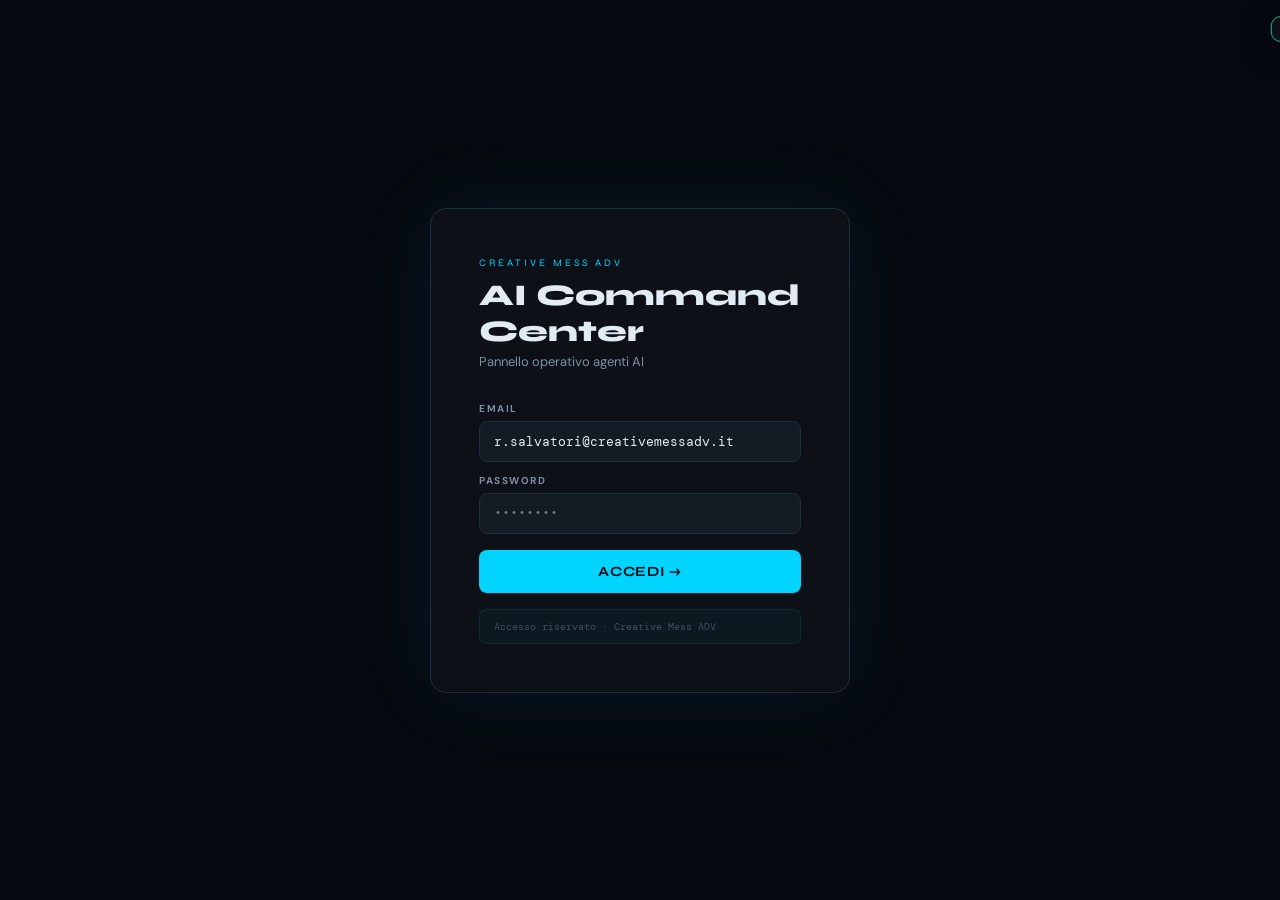
<file: index.html>
<!DOCTYPE html>
<html lang="it">
<head>
<meta charset="UTF-8">
<meta name="viewport" content="width=device-width, initial-scale=1.0">
<title>Creative Mess ADV — AI Command Center</title>
<link href="https://fonts.googleapis.com/css2?family=Syne:wght@400;600;700;800&family=DM+Mono:wght@300;400;500&family=DM+Sans:wght@300;400;500&display=swap" rel="stylesheet">
<style>
:root{--bg:#060910;--s:#0d1117;--s2:#141b24;--bd:#1e2d3d;--ac:#00d4ff;--ac2:#7c3aed;--ac3:#10b981;--ac4:#f59e0b;--dg:#ef4444;--tx:#e2eaf4;--t2:#7a8fa6;--t3:#3d5166;}
*{margin:0;padding:0;box-sizing:border-box;}
body{background:var(--bg);color:var(--tx);font-family:'DM Sans',sans-serif;height:100vh;overflow:hidden;display:flex;flex-direction:column;}
a{color:inherit;text-decoration:none;}
#login{position:fixed;inset:0;background:var(--bg);display:flex;align-items:center;justify-content:center;z-index:100;}
#login.hidden{display:none;}
.lbox{width:420px;background:var(--s);border:1px solid var(--bd);border-radius:16px;padding:48px;box-shadow:0 0 80px rgba(0,212,255,0.08);}
.llogo{font-family:'Syne',sans-serif;font-size:10px;letter-spacing:.3em;color:var(--ac);text-transform:uppercase;margin-bottom:8px;}
.ltitle{font-family:'Syne',sans-serif;font-size:30px;font-weight:800;line-height:1.2;margin-bottom:4px;}
.lsub{font-size:13px;color:var(--t2);margin-bottom:32px;}
.flabel{font-size:10px;font-weight:700;letter-spacing:.15em;text-transform:uppercase;color:var(--t2);margin-bottom:6px;display:block;}
.finput{width:100%;padding:11px 14px;background:var(--s2);border:1px solid var(--bd);border-radius:8px;color:var(--tx);font-family:'DM Mono',monospace;font-size:13px;outline:none;transition:border .2s;margin-bottom:12px;}
.finput:focus{border-color:var(--ac);}
.lbtn{width:100%;padding:13px;background:var(--ac);border:none;border-radius:8px;color:var(--bg);font-family:'Syne',sans-serif;font-size:14px;font-weight:700;letter-spacing:.05em;cursor:pointer;margin-top:4px;transition:opacity .2s;}
.lbtn:hover{opacity:.85;}
.lerr{color:var(--dg);font-size:11px;margin-top:8px;display:none;}
.lhint{margin-top:16px;padding:10px 14px;background:rgba(0,212,255,.04);border:1px solid rgba(0,212,255,.1);border-radius:8px;font-family:'DM Mono',monospace;font-size:10px;color:var(--t3);}
#app{display:none;flex:1;overflow:hidden;}
#app.visible{display:flex;flex-direction:column;}
.topbar{background:var(--s);border-bottom:1px solid var(--bd);padding:0 24px;height:52px;display:flex;align-items:center;justify-content:space-between;flex-shrink:0;}
.tbrand{font-family:'Syne',sans-serif;font-size:13px;font-weight:800;color:var(--tx);letter-spacing:.02em;}
.tbrand span{color:var(--ac);}
.tright{display:flex;align-items:center;gap:16px;font-family:'DM Mono',monospace;font-size:10px;color:var(--t2);}
.trev{color:var(--ac3);font-weight:600;}
.sdot{width:6px;height:6px;border-radius:50%;background:var(--ac3);box-shadow:0 0 8px var(--ac3);display:inline-block;margin-right:4px;animation:pulse 2s infinite;}
@keyframes pulse{0%,100%{opacity:1}50%{opacity:.4}}
.main{flex:1;overflow:hidden;display:flex;}
.sidebar{width:210px;background:var(--s);border-right:1px solid var(--bd);display:flex;flex-direction:column;flex-shrink:0;}
.sidebar-nav{flex:1;overflow-y:auto;padding:12px 0;}
.ss{padding:0 12px 4px;font-size:8px;font-weight:700;letter-spacing:.25em;color:var(--t3);text-transform:uppercase;margin-top:14px;}
.si{display:flex;align-items:center;gap:8px;padding:8px 16px;cursor:pointer;font-size:12px;color:var(--t2);border-left:2px solid transparent;transition:all .15s;}
.si:hover{color:var(--tx);background:rgba(255,255,255,.02);}
.si.active{color:var(--ac);background:rgba(0,212,255,.05);border-left-color:var(--ac);}
.si-icon{font-size:13px;width:18px;text-align:center;}
.rev-mini{padding:12px 16px;border-top:1px solid var(--bd);flex-shrink:0;}
.rev-mini-label{font-size:9px;font-weight:700;letter-spacing:.15em;text-transform:uppercase;color:var(--t3);margin-bottom:6px;}
.rev-bar-wrap{background:var(--s2);border-radius:4px;height:5px;overflow:hidden;margin-bottom:6px;}
.rev-bar-fill{height:100%;background:linear-gradient(90deg,var(--ac3),var(--ac));border-radius:4px;transition:width .5s;width:0%;}
.rev-mini-nums{display:flex;justify-content:space-between;font-family:'DM Mono',monospace;font-size:9px;}
.rev-mini-nums span:first-child{color:var(--ac3);font-weight:600;}
.rev-mini-nums span:last-child{color:var(--t3);}
.content{flex:1;overflow-y:auto;padding:24px;}
.page{display:none;}.page.active{display:block;}
.ph{font-family:'Syne',sans-serif;font-size:20px;font-weight:800;margin-bottom:18px;}
.stats-row{display:grid;grid-template-columns:repeat(4,1fr);gap:12px;margin-bottom:20px;}
.sc{background:var(--s);border:1px solid var(--bd);border-radius:10px;padding:16px;}
.sc-label{font-size:9px;font-weight:700;letter-spacing:.15em;text-transform:uppercase;color:var(--t2);margin-bottom:6px;}
.sc-val{font-family:'Syne',sans-serif;font-size:28px;font-weight:800;line-height:1;}
.sc-sub{font-family:'DM Mono',monospace;font-size:9px;color:var(--t3);margin-top:4px;}
.qa-row{display:grid;grid-template-columns:repeat(4,1fr);gap:12px;margin-bottom:20px;}
.qa-btn{background:var(--s);border:1px solid var(--bd);border-radius:10px;padding:18px 14px;cursor:pointer;text-align:center;transition:all .2s;color:var(--t2);}
.qa-btn:hover{border-color:var(--ac);color:var(--ac);background:rgba(0,212,255,.04);}
.qa-icon{font-size:24px;margin-bottom:8px;}
.qa-label{font-size:11px;font-weight:600;font-family:'Syne',sans-serif;}
.panel{background:var(--s);border:1px solid var(--bd);border-radius:10px;overflow:hidden;margin-bottom:16px;}
.ph2{padding:12px 16px;border-bottom:1px solid var(--bd);display:flex;align-items:center;justify-content:space-between;}
.pt{font-family:'Syne',sans-serif;font-size:12px;font-weight:700;}
table{width:100%;border-collapse:collapse;}
th{font-size:8px;font-weight:700;letter-spacing:.15em;text-transform:uppercase;color:var(--t3);padding:8px 14px;text-align:left;border-bottom:1px solid var(--bd);}
td{padding:10px 14px;font-size:11px;color:var(--t2);border-bottom:1px solid rgba(255,255,255,.03);}
tr:last-child td{border-bottom:none;}
tr:hover td{background:rgba(255,255,255,.02);}
td.pr{color:var(--tx);font-weight:500;}
.badge{display:inline-block;padding:2px 8px;border-radius:20px;font-size:9px;font-weight:600;font-family:'DM Mono',monospace;}
.bg{background:rgba(16,185,129,.1);color:var(--ac3);border:1px solid rgba(16,185,129,.2);}
.bb{background:rgba(0,212,255,.1);color:var(--ac);border:1px solid rgba(0,212,255,.2);}
.bo{background:rgba(245,158,11,.1);color:var(--ac4);border:1px solid rgba(245,158,11,.2);}
.br{background:rgba(239,68,68,.1);color:var(--dg);border:1px solid rgba(239,68,68,.2);}
.bp{background:rgba(124,58,237,.1);color:#a78bfa;border:1px solid rgba(124,58,237,.2);}
.bx{background:rgba(255,255,255,.04);color:var(--t2);border:1px solid var(--bd);}
.chat-wrap{display:flex;flex-direction:column;height:calc(100vh - 52px - 120px);}
.chat-msgs{flex:1;overflow-y:auto;padding:16px;display:flex;flex-direction:column;gap:10px;background:var(--s);border:1px solid var(--bd);border-radius:10px 10px 0 0;}
.cmsg-u{align-self:flex-end;max-width:75%;}
.cmsg-a{align-self:flex-start;max-width:80%;}
.cb-u{background:var(--ac);color:var(--bg);border-radius:12px 12px 2px 12px;padding:10px 14px;font-size:13px;line-height:1.5;}
.cb-a{background:var(--s2);border:1px solid var(--bd);border-radius:12px 12px 12px 2px;padding:10px 14px;font-size:13px;line-height:1.6;color:var(--tx);white-space:pre-wrap;}
.ct{font-size:9px;color:var(--t3);margin-top:3px;}
.chat-input-row{padding:12px;border:1px solid var(--bd);border-top:none;background:var(--s2);border-radius:0 0 10px 10px;display:flex;gap:8px;}
.chat-ta{flex:1;background:var(--s);border:1px solid var(--bd);border-radius:8px;padding:9px 14px;color:var(--tx);font-family:'DM Sans',sans-serif;font-size:13px;outline:none;resize:none;height:42px;}
.chat-ta:focus{border-color:var(--ac);}
.chat-send{padding:9px 20px;background:var(--ac);border:none;border-radius:8px;color:var(--bg);font-weight:700;cursor:pointer;font-size:12px;font-family:'Syne',sans-serif;}
.chat-send:disabled{opacity:.4;cursor:not-allowed;}
.typing{align-self:flex-start;background:var(--s2);border:1px solid var(--bd);border-radius:10px;padding:8px 14px;font-size:11px;color:var(--t3);font-family:'DM Mono',monospace;}
.team-grid{display:grid;grid-template-columns:repeat(3,1fr);gap:12px;}
.agent-card{background:var(--s);border:1px solid var(--bd);border-radius:10px;padding:18px;}
.ac-top{display:flex;justify-content:space-between;align-items:flex-start;margin-bottom:10px;}
.ac-icon{font-size:22px;}
.ac-dot{width:8px;height:8px;border-radius:50%;background:var(--ac3);box-shadow:0 0 8px var(--ac3);animation:pulse 2s infinite;}
.ac-name{font-family:'Syne',sans-serif;font-size:13px;font-weight:700;margin-bottom:2px;}
.ac-role{font-size:10px;color:var(--ac);font-weight:600;margin-bottom:6px;}
.ac-spec{font-size:10px;color:var(--t2);line-height:1.5;}
.tab-row{display:flex;gap:4px;margin-bottom:20px;flex-wrap:wrap;}
.tab-btn{padding:8px 14px;border-radius:8px;font-size:11px;font-weight:600;cursor:pointer;border:1px solid var(--bd);background:var(--s);color:var(--t2);font-family:'DM Sans',sans-serif;transition:all .15s;}
.tab-btn:hover{border-color:var(--ac);color:var(--ac);}
.tab-btn.active{background:var(--ac);color:var(--bg);border-color:var(--ac);}
.tab-content{display:none;}.tab-content.active{display:block;}
.gen-form{background:var(--s);border:1px solid var(--bd);border-radius:10px;padding:20px;margin-bottom:16px;}
.form-row{display:grid;grid-template-columns:1fr 1fr;gap:12px;margin-bottom:12px;}
.fgroup{margin-bottom:12px;}
select.finput{cursor:pointer;}
.btn{padding:9px 18px;border-radius:8px;font-size:11px;font-weight:600;cursor:pointer;border:none;font-family:'DM Sans',sans-serif;transition:all .15s;}
.btn-primary{background:var(--ac);color:var(--bg);}
.btn-primary:hover{opacity:.85;}
.btn-ghost{background:transparent;color:var(--t2);border:1px solid var(--bd);}
.btn-ghost:hover{border-color:var(--ac);color:var(--ac);}
.gen-out{background:var(--s);border:1px solid var(--bd);border-radius:10px;padding:20px;min-height:100px;}
.gen-loading{color:var(--t3);font-family:'DM Mono',monospace;font-size:12px;}
.gen-result{font-size:13px;line-height:1.7;color:var(--tx);white-space:pre-wrap;margin-bottom:12px;}
.gen-result strong{color:var(--ac);}
.gen-error{color:var(--dg);font-size:12px;}
.kanban{display:flex;gap:12px;overflow-x:auto;padding-bottom:8px;}
.kcol{min-width:190px;flex-shrink:0;}
.kh{font-size:9px;font-weight:700;letter-spacing:.2em;text-transform:uppercase;color:var(--t2);margin-bottom:8px;display:flex;justify-content:space-between;align-items:center;}
.kcount{background:var(--s2);border:1px solid var(--bd);border-radius:20px;padding:1px 7px;font-size:8px;color:var(--t3);}
.kcard{background:var(--s);border:1px solid var(--bd);border-radius:8px;padding:12px;margin-bottom:8px;transition:border .15s;}
.kcard:hover{border-color:var(--ac);}
.kco{font-size:11px;font-weight:600;color:var(--tx);margin-bottom:3px;}
.kval{font-family:'DM Mono',monospace;font-size:10px;color:var(--ac3);margin-bottom:3px;}
.kmeta{font-size:9px;color:var(--t3);}
.rev-big{background:var(--s);border:1px solid var(--bd);border-radius:14px;padding:32px;margin-bottom:20px;text-align:center;}
.rev-label{font-size:11px;color:var(--t2);margin-bottom:8px;font-weight:600;letter-spacing:.1em;text-transform:uppercase;}
.rev-amount{font-family:'Syne',sans-serif;font-size:48px;font-weight:800;color:var(--ac3);margin-bottom:4px;}
.rev-goal{font-family:'DM Mono',monospace;font-size:13px;color:var(--t3);margin-bottom:20px;}
.rev-bar-big{background:var(--s2);border-radius:8px;height:12px;overflow:hidden;margin-bottom:8px;}
.rev-bar-big-fill{height:100%;background:linear-gradient(90deg,var(--ac3),var(--ac));border-radius:8px;transition:width .5s;}
.rev-pct{font-family:'DM Mono',monospace;font-size:11px;color:var(--t2);}
.notif{position:fixed;top:16px;right:16px;z-index:999;background:var(--s);border:1px solid var(--ac3);border-radius:10px;padding:12px 16px;font-size:12px;color:var(--tx);box-shadow:0 8px 32px rgba(0,0,0,.4);transform:translateX(120%);transition:transform .3s;max-width:300px;}
.notif.show{transform:translateX(0);}
.modal-overlay{position:fixed;inset:0;background:rgba(0,0,0,.75);z-index:200;display:none;align-items:center;justify-content:center;backdrop-filter:blur(4px);}
.modal-overlay.open{display:flex;}
.modal{background:var(--s);border:1px solid var(--bd);border-radius:14px;width:500px;max-height:85vh;overflow-y:auto;box-shadow:0 32px 64px rgba(0,0,0,.6);}
.mh{padding:18px 22px;border-bottom:1px solid var(--bd);display:flex;justify-content:space-between;align-items:center;}
.mt{font-family:'Syne',sans-serif;font-size:15px;font-weight:700;}
.mc{background:none;border:none;color:var(--t2);cursor:pointer;font-size:18px;}
.mb{padding:20px 22px;}
.mf{padding:14px 22px;border-top:1px solid var(--bd);display:flex;gap:8px;justify-content:flex-end;}
.loading{text-align:center;padding:40px;font-family:'DM Mono',monospace;font-size:11px;color:var(--t3);}
.empty{text-align:center;padding:48px;color:var(--t3);font-size:12px;}
.lm-tabs{display:flex;gap:4px;margin-bottom:16px;flex-wrap:wrap;}
.lm-tab{padding:8px 14px;border-radius:8px;font-size:11px;font-weight:600;cursor:pointer;border:1px solid var(--bd);background:var(--s);color:var(--t2);font-family:'DM Sans',sans-serif;}
.lm-tab:hover{border-color:var(--ac);color:var(--ac);}
.lm-tab.active{background:var(--ac);color:var(--bg);border-color:var(--ac);}
.lm-pane{display:none;}.lm-pane.active{display:block;}
.lm-cfg{display:flex;gap:6px;flex-wrap:wrap;margin-bottom:16px;}
.lm-split{display:grid;grid-template-columns:320px 1fr;gap:12px;}
.lm-list{max-height:calc(100vh - 330px);overflow-y:auto;}
.lm-item{padding:10px 14px;border-bottom:1px solid rgba(255,255,255,.04);cursor:pointer;}
.lm-item:hover,.lm-item.sel{background:rgba(0,212,255,.05);}
.lm-item-top{display:flex;justify-content:space-between;align-items:center;gap:6px;margin-bottom:3px;}
.lm-name{font-size:12px;font-weight:600;color:var(--tx);}
.lm-last{font-size:10px;color:var(--t3);white-space:nowrap;overflow:hidden;text-overflow:ellipsis;}
.lm-chat{display:flex;flex-direction:column;height:calc(100vh - 330px);}
.lm-msgs{flex:1;overflow-y:auto;padding:14px;display:flex;flex-direction:column;gap:8px;}
.lm-m{max-width:78%;padding:8px 12px;border-radius:10px;font-size:12px;line-height:1.5;white-space:pre-wrap;}
.lm-m.user{align-self:flex-start;background:var(--s2);border:1px solid var(--bd);color:var(--tx);}
.lm-m.assistant{align-self:flex-end;background:rgba(16,185,129,.12);border:1px solid rgba(16,185,129,.25);color:var(--tx);}
.lm-m.human{align-self:flex-end;background:rgba(0,212,255,.12);border:1px solid rgba(0,212,255,.25);color:var(--tx);}
.lm-who{font-size:9px;color:var(--t3);margin-bottom:2px;font-family:'DM Mono',monospace;}
.lm-profile{padding:10px 14px;border-bottom:1px solid var(--bd);font-size:11px;color:var(--t2);line-height:1.6;}
.lm-send{display:flex;gap:8px;padding:10px;border-top:1px solid var(--bd);}
.lm-card{background:var(--s);border:1px solid var(--bd);border-radius:10px;padding:14px 16px;margin-bottom:10px;}
.lm-card-top{display:flex;justify-content:space-between;align-items:center;gap:8px;margin-bottom:8px;}
.lm-var{background:var(--s2);border:1px solid var(--bd);border-radius:8px;padding:10px 12px;margin-top:8px;font-size:12px;line-height:1.6;white-space:pre-wrap;}
.lm-actions{display:flex;gap:8px;margin-top:10px;}
::-webkit-scrollbar{width:3px;}::-webkit-scrollbar-track{background:transparent;}::-webkit-scrollbar-thumb{background:var(--bd);border-radius:2px;}
</style>
</head>
<body>

<div id="login">
  <div class="lbox">
    <div class="llogo">Creative Mess ADV</div>
    <div class="ltitle">AI Command<br>Center</div>
    <div class="lsub">Pannello operativo agenti AI</div>
    <label class="flabel">Email</label>
    <input class="finput" id="l-user" type="email" value="r.salvatori@creativemessadv.it">
    <label class="flabel">Password</label>
    <input class="finput" id="l-pass" type="password" placeholder="••••••••" onkeydown="if(event.key==='Enter')doLogin()">
    <button class="lbtn" onclick="doLogin()">ACCEDI →</button>
    <div class="lerr" id="l-err">Credenziali non corrette.</div>
    <div class="lhint">Accesso riservato · Creative Mess ADV</div>
  </div>
</div>

<div id="app">
<div class="topbar">
  <div class="tbrand">Creative Mess <span>ADV</span> · AI Command Center</div>
  <div class="tright">
    <span class="trev" id="top-rev">€0 / €400.000</span>
    <span><span class="sdot"></span>Sistema operativo</span>
    <span>Roberto Salvatori — Presidente</span>
  </div>
</div>
<div class="main">
<div class="sidebar">
  <div class="sidebar-nav">
    <div class="ss">Overview</div>
    <div class="si active" onclick="showPage('dashboard',this)"><span class="si-icon">⚡</span>Dashboard</div>
    <div class="ss">CEO</div>
    <div class="si" onclick="showPage('ceo',this)"><span class="si-icon">🧠</span>Riccardo — CEO</div>
    <div class="ss">Crisi</div>
    <a href="/boardroom"><div class="si"><span class="si-icon">🏛️</span>Boardroom di Crisi</div></a>
    <div class="ss">Team AI</div>
    <div class="si" onclick="showPage('team',this)"><span class="si-icon">👥</span>Team Agenti</div>
    <div class="ss">Acquisizione</div>
    <div class="si" onclick="showPage('prospect',this)"><span class="si-icon">🎯</span>Prospect</div>
    <div class="si" onclick="showPage('pipeline',this)"><span class="si-icon">📊</span>Pipeline</div>
    <div class="si" onclick="showPage('leadmachine',this)"><span class="si-icon">📲</span>Macchina Lead</div>
    <div class="ss">Clienti</div>
    <div class="si" onclick="showPage('clients',this)"><span class="si-icon">🤝</span>Clienti</div>
    <div class="si" onclick="showPage('quotes',this)"><span class="si-icon">📄</span>Preventivi</div>
    <div class="ss">Produzione</div>
    <div class="si" onclick="showPage('generators',this)"><span class="si-icon">⚡</span>Generatori AI</div>
    <div class="ss">Finance</div>
    <div class="si" onclick="showPage('revenue',this)"><span class="si-icon">💰</span>Revenue</div>
    <div class="ss">Sistema</div>
    <div class="si" onclick="showPage('config',this)"><span class="si-icon">⚙️</span>Configurazione</div>
  </div>
  <div class="rev-mini">
    <div class="rev-mini-label">Obiettivo 9 mesi</div>
    <div class="rev-bar-wrap"><div class="rev-bar-fill" id="rev-bar"></div></div>
    <div class="rev-mini-nums"><span id="rev-curr">€0</span><span>€400.000</span></div>
  </div>
</div>
<div class="content">

<!-- DASHBOARD -->
<div class="page active" id="page-dashboard">
  <div class="stats-row">
    <div class="sc"><div class="sc-label">Clienti Attivi</div><div class="sc-val" id="s-clients">—</div><div class="sc-sub">contratti</div></div>
    <div class="sc"><div class="sc-label">Revenue Mese</div><div class="sc-val" id="s-monthly">—</div><div class="sc-sub">fatturato</div></div>
    <div class="sc"><div class="sc-label">Pipeline</div><div class="sc-val" id="s-pipeline">—</div><div class="sc-sub">valore deals</div></div>
    <div class="sc"><div class="sc-label">Prospect</div><div class="sc-val" id="s-prospects">—</div><div class="sc-sub">in database</div></div>
  </div>
  <div class="qa-row">
    <div class="qa-btn" onclick="showPage('generators',document.querySelector('.si:nth-child(12)'));switchTab('email')"><div class="qa-icon">✉️</div><div class="qa-label">Email Cold</div></div>
    <div class="qa-btn" onclick="showPage('generators',document.querySelector('.si:nth-child(12)'));switchTab('quote')"><div class="qa-icon">📄</div><div class="qa-label">Preventivo</div></div>
    <div class="qa-btn" onclick="showPage('generators',document.querySelector('.si:nth-child(12)'));switchTab('content')"><div class="qa-icon">✍️</div><div class="qa-label">Contenuto</div></div>
    <div class="qa-btn" onclick="showPage('ceo',document.querySelector('.si:nth-child(4)'))"><div class="qa-icon">💬</div><div class="qa-label">Parla con Riccardo</div></div>
  </div>
  <div class="panel">
    <div class="ph2">
      <div class="pt">🧠 Briefing CEO — Riccardo Fontana</div>
      <button class="btn btn-ghost" onclick="loadBriefing()" style="font-size:10px;padding:5px 12px">Aggiorna</button>
    </div>
    <div style="padding:16px" id="briefing-output"><div class="loading">Clicca "Aggiorna" per il briefing di oggi</div></div>
  </div>
  <div class="panel">
    <div class="ph2"><div class="pt">🤝 Ultimi Clienti</div></div>
    <div id="dash-clients"><div class="loading">Configura token Airtable in ⚙️</div></div>
  </div>
</div>

<!-- CEO CHAT -->
<div class="page" id="page-ceo">
  <div class="ph">🧠 Riccardo Fontana — CEO</div>
  <div style="font-size:12px;color:var(--t2);margin-bottom:18px;">Il tuo CEO AI · disponibile 24/7 · orientato ai risultati · obiettivo €400k in 9 mesi</div>
  <div class="chat-wrap">
    <div class="chat-msgs" id="ceo-msgs">
      <div class="cmsg-a"><div class="cb-a">Buongiorno Roberto. Sono operativo e pronto. Aggiornami sulla situazione: clienti, trattative aperte, priorità della settimana. Analizziamo insieme e definiamo le prossime azioni.</div><div class="ct">Riccardo Fontana · CEO</div></div>
    </div>
    <div class="chat-input-row">
      <textarea class="chat-ta" id="ceo-input" placeholder="Scrivi a Riccardo..." onkeydown="ceoKeydown(event)"></textarea>
      <button class="chat-send" id="ceo-send" onclick="sendCEO()">Invia</button>
    </div>
  </div>
</div>

<!-- TEAM -->
<div class="page" id="page-team">
  <div class="ph">👥 Team AI — 11 Agenti Operativi</div>
  <div class="team-grid" id="team-grid"></div>
</div>

<!-- GENERATORI -->
<div class="page" id="page-generators">
  <div class="ph">⚡ Generatori AI</div>
  <div class="tab-row">
    <button class="tab-btn active" onclick="switchTab('email')">✉️ Email Cold</button>
    <button class="tab-btn" onclick="switchTab('quote')">📄 Preventivo</button>
    <button class="tab-btn" onclick="switchTab('content')">✍️ Contenuto</button>
    <button class="tab-btn" onclick="switchTab('seo')">🔍 SEO</button>
    <button class="tab-btn" onclick="switchTab('ads')">📢 Ads</button>
    <button class="tab-btn" onclick="switchTab('social')">📱 Social</button>
    <button class="tab-btn" onclick="switchTab('script')">📞 Script Call</button>
  </div>

  <div class="tab-content active" id="tab-email">
    <div class="gen-form">
      <div class="form-row">
        <div><label class="flabel">Nome Azienda</label><input class="finput" id="g-e-nome" placeholder="Es. Pizzeria Da Mario"></div>
        <div><label class="flabel">Settore</label><input class="finput" id="g-e-settore" placeholder="Es. Ristorante, Dentista..."></div>
      </div>
      <div class="form-row">
        <div><label class="flabel">Città</label><input class="finput" id="g-e-citta" placeholder="Es. Milano"></div>
        <div><label class="flabel">Servizio da Proporre</label><select class="finput" id="g-e-servizio"><option>Sito Web</option><option>SEO</option><option>Google Ads</option><option>Meta Ads</option><option>Social Media</option><option>Email Marketing</option><option>E-commerce</option><option>Branding</option></select></div>
      </div>
      <button class="btn btn-primary" onclick="genEmail()">✉️ Genera Email</button>
    </div>
    <div class="gen-out" id="out-email"><div style="color:var(--t3);font-size:12px;">Il testo dell'email apparirà qui.</div></div>
  </div>

  <div class="tab-content" id="tab-quote">
    <div class="gen-form">
      <div class="form-row">
        <div><label class="flabel">Nome Cliente</label><input class="finput" id="g-q-nome" placeholder="Es. Studio Legale Rossi"></div>
        <div><label class="flabel">Servizio Richiesto</label><input class="finput" id="g-q-servizio" placeholder="Es. Sito web + SEO"></div>
      </div>
      <div class="form-row">
        <div><label class="flabel">Budget Indicativo €</label><input class="finput" id="g-q-budget" type="number" placeholder="Es. 3000"></div>
        <div><label class="flabel">Tempistiche</label><input class="finput" id="g-q-tempi" placeholder="Es. 4-6 settimane"></div>
      </div>
      <div class="fgroup"><label class="flabel">Esigenze / Note</label><textarea class="finput" id="g-q-note" rows="3" style="resize:none" placeholder="Descrivi le esigenze del cliente..."></textarea></div>
      <button class="btn btn-primary" onclick="genQuote()">📄 Genera Preventivo</button>
    </div>
    <div class="gen-out" id="out-quote"><div style="color:var(--t3);font-size:12px;">Il preventivo apparirà qui.</div></div>
  </div>

  <div class="tab-content" id="tab-content">
    <div class="gen-form">
      <div class="form-row">
        <div><label class="flabel">Brand / Cliente</label><input class="finput" id="g-c-brand" placeholder="Es. Officina Ferrari"></div>
        <div><label class="flabel">Tipo Contenuto</label><select class="finput" id="g-c-tipo"><option>Post Instagram</option><option>Articolo Blog SEO</option><option>Newsletter</option><option>Testo Sito Web</option><option>Caption + Hashtag</option><option>Script Video</option></select></div>
      </div>
      <div class="form-row">
        <div><label class="flabel">Tono</label><select class="finput" id="g-c-tono"><option>Professionale</option><option>Friendly</option><option>Tecnico</option><option>Aspirazionale</option><option>Urgente</option></select></div>
        <div><label class="flabel">Argomento</label><input class="finput" id="g-c-topic" placeholder="Es. promozione estiva, nuovo servizio..."></div>
      </div>
      <button class="btn btn-primary" onclick="genContent()">✍️ Genera Contenuto</button>
    </div>
    <div class="gen-out" id="out-content"><div style="color:var(--t3);font-size:12px;">Il contenuto apparirà qui.</div></div>
  </div>

  <div class="tab-content" id="tab-seo">
    <div class="gen-form">
      <div class="form-row">
        <div><label class="flabel">Sito Web o Settore</label><input class="finput" id="g-s-sito" placeholder="Es. www.pizzeriamario.it o Ristoranti"></div>
        <div><label class="flabel">Zona Geografica</label><input class="finput" id="g-s-zona" placeholder="Es. Milano, Lombardia, Italia"></div>
      </div>
      <div class="fgroup"><label class="flabel">Obiettivo</label><select class="finput" id="g-s-obj"><option>Visibilità Locale (Google Maps + SEO)</option><option>Traffico Nazionale</option><option>E-commerce</option><option>Lead Generation B2B</option></select></div>
      <button class="btn btn-primary" onclick="genSEO()">🔍 Analisi SEO</button>
    </div>
    <div class="gen-out" id="out-seo"><div style="color:var(--t3);font-size:12px;">L'analisi SEO apparirà qui.</div></div>
  </div>

  <div class="tab-content" id="tab-ads">
    <div class="gen-form">
      <div class="form-row">
        <div><label class="flabel">Prodotto / Servizio</label><input class="finput" id="g-a-prod" placeholder="Es. Servizi dentistici, Corsi online..."></div>
        <div><label class="flabel">Budget Mensile €</label><input class="finput" id="g-a-budget" type="number" placeholder="Es. 1000"></div>
      </div>
      <div class="form-row">
        <div><label class="flabel">Piattaforma</label><select class="finput" id="g-a-plat"><option>Google Ads</option><option>Meta Ads (Facebook/Instagram)</option><option>Entrambe</option><option>LinkedIn Ads</option></select></div>
        <div><label class="flabel">Target Cliente</label><input class="finput" id="g-a-target" placeholder="Es. Donne 25-45, Milano, appassionate fitness"></div>
      </div>
      <button class="btn btn-primary" onclick="genAds()">📢 Crea Campagna</button>
    </div>
    <div class="gen-out" id="out-ads"><div style="color:var(--t3);font-size:12px;">La campagna apparirà qui.</div></div>
  </div>

  <div class="tab-content" id="tab-social">
    <div class="gen-form">
      <div class="form-row">
        <div><label class="flabel">Brand / Cliente</label><input class="finput" id="g-so-brand" placeholder="Es. Hotel Bellavista"></div>
        <div><label class="flabel">Settore</label><input class="finput" id="g-so-settore" placeholder="Es. Hospitality, Food, Beauty..."></div>
      </div>
      <div class="form-row">
        <div><label class="flabel">Piattaforma</label><select class="finput" id="g-so-plat"><option>Instagram</option><option>LinkedIn</option><option>Facebook</option><option>TikTok</option><option>Tutte</option></select></div>
        <div><label class="flabel">Obiettivo</label><select class="finput" id="g-so-obj"><option>Crescita Follower</option><option>Engagement</option><option>Vendite</option><option>Brand Awareness</option></select></div>
      </div>
      <button class="btn btn-primary" onclick="genSocial()">📱 Piano Mensile</button>
    </div>
    <div class="gen-out" id="out-social"><div style="color:var(--t3);font-size:12px;">Il piano social apparirà qui.</div></div>
  </div>

  <div class="tab-content" id="tab-script">
    <div class="gen-form">
      <div class="form-row">
        <div><label class="flabel">Nome Prospect / Azienda</label><input class="finput" id="g-sc-nome" placeholder="Es. Dr. Bianchi, Studio Dentistico"></div>
        <div><label class="flabel">Settore</label><input class="finput" id="g-sc-settore" placeholder="Es. Dentista, Avvocato..."></div>
      </div>
      <div class="form-row">
        <div><label class="flabel">Problema da Risolvere</label><input class="finput" id="g-sc-prob" placeholder="Es. Nessun sito web, SEO assente..."></div>
        <div><label class="flabel">Servizio da Proporre</label><input class="finput" id="g-sc-serv" placeholder="Es. Sito web + SEO locale"></div>
      </div>
      <button class="btn btn-primary" onclick="genScript()">📞 Genera Script</button>
    </div>
    <div class="gen-out" id="out-script"><div style="color:var(--t3);font-size:12px;">Lo script della chiamata apparirà qui.</div></div>
  </div>
</div>

<!-- PROSPECT -->
<div class="page" id="page-prospect">
  <div style="display:flex;justify-content:space-between;align-items:center;margin-bottom:18px;">
    <div class="ph" style="margin-bottom:0">🎯 Prospect</div>
    <button class="btn btn-primary" onclick="openModal('modal-prospect')">+ Aggiungi</button>
  </div>
  <div class="panel">
    <div class="ph2"><div class="pt">Lista Prospect</div><input class="finput" style="width:180px;padding:5px 10px;font-size:11px;margin-bottom:0" placeholder="🔍 Cerca..." oninput="filterTable('prospect-table',this.value)"></div>
    <div id="prospect-loading" class="loading">Caricamento</div>
    <table id="prospect-table" style="display:none"><thead><tr><th>Azienda</th><th>Città</th><th>Email</th><th>Servizio</th><th>Status</th></tr></thead><tbody id="prospect-body"></tbody></table>
  </div>
</div>

<!-- PIPELINE -->
<div class="page" id="page-pipeline">
  <div style="display:flex;justify-content:space-between;align-items:center;margin-bottom:18px;">
    <div class="ph" style="margin-bottom:0">📊 Pipeline</div>
    <button class="btn btn-primary" onclick="openModal('modal-deal')">+ Deal</button>
  </div>
  <div class="kanban" id="kanban-board"><div class="loading">Caricamento</div></div>
</div>

<!-- CLIENTI -->
<div class="page" id="page-clients">
  <div style="display:flex;justify-content:space-between;align-items:center;margin-bottom:18px;">
    <div class="ph" style="margin-bottom:0">🤝 Clienti</div>
    <button class="btn btn-primary" onclick="openModal('modal-client')">+ Cliente</button>
  </div>
  <div class="panel">
    <div id="clients-loading" class="loading">Caricamento</div>
    <table id="clients-table" style="display:none"><thead><tr><th>Azienda</th><th>Referente</th><th>Servizi</th><th>Valore/mese</th><th>Rinnovo</th><th>Status</th></tr></thead><tbody id="clients-body"></tbody></table>
  </div>
</div>

<!-- PREVENTIVI -->
<div class="page" id="page-quotes">
  <div style="display:flex;justify-content:space-between;align-items:center;margin-bottom:18px;">
    <div class="ph" style="margin-bottom:0">📄 Preventivi</div>
    <button class="btn btn-primary" onclick="showPage('generators',null);switchTab('quote')">+ Genera</button>
  </div>
  <div class="panel">
    <div id="quotes-loading" class="loading">Caricamento</div>
    <table id="quotes-table" style="display:none"><thead><tr><th>Cliente</th><th>Servizio</th><th>Budget</th><th>Status</th><th>Data</th></tr></thead><tbody id="quotes-body"></tbody></table>
  </div>
</div>

<!-- REVENUE -->
<div class="page" id="page-revenue">
  <div class="ph">💰 Revenue Tracker</div>
  <div class="rev-big">
    <div class="rev-label">Fatturato Totale — Obiettivo 9 Mesi</div>
    <div class="rev-amount" id="rev-big-curr">€0</div>
    <div class="rev-goal">su €400.000 obiettivo</div>
    <div class="rev-bar-big"><div class="rev-bar-big-fill" id="rev-bar-big"></div></div>
    <div class="rev-pct" id="rev-pct">0% completato</div>
  </div>
  <div style="display:grid;grid-template-columns:1fr 1fr;gap:16px;margin-bottom:20px;">
    <div class="panel"><div class="ph2"><div class="pt">Target Mensili</div></div>
      <table><thead><tr><th>Mese</th><th>Target</th><th>Cumulativo</th></tr></thead><tbody id="monthly-targets"></tbody></table>
    </div>
    <div class="panel"><div class="ph2"><div class="pt">💬 Chiedi a Elena — CFO</div></div>
      <div style="padding:12px">
        <div id="elena-msgs" style="min-height:80px;margin-bottom:8px;font-size:12px;color:var(--t2)">Chiedimi analisi finanziarie, proiezioni, pricing...</div>
        <div style="display:flex;gap:8px">
          <input class="finput" id="elena-input" style="margin-bottom:0;font-size:12px" placeholder="Es. Quanto devo guadagnare al mese?" onkeydown="if(event.key==='Enter')sendElena()">
          <button class="btn btn-primary" onclick="sendElena()" style="white-space:nowrap">Invia</button>
        </div>
      </div>
    </div>
  </div>
</div>

<!-- MACCHINA LEAD (Meta Ads → WhatsApp → CRM) -->
<div class="page" id="page-leadmachine">
  <div style="display:flex;justify-content:space-between;align-items:center;margin-bottom:6px;">
    <div class="ph" style="margin-bottom:0">📲 Macchina Lead</div>
    <button class="btn btn-ghost" onclick="lmLoad()">↻ Aggiorna</button>
  </div>
  <div style="font-size:12px;color:var(--t2);margin-bottom:12px;">Annunci Meta → WhatsApp → qualificazione → pipeline. Gli agenti che spendono o pubblicano propongono: approvi tu.</div>
  <div class="lm-cfg" id="lm-cfg"></div>
  <div class="stats-row">
    <div class="sc"><div class="sc-label">Conversazioni</div><div class="sc-val" id="lm-s-conv">—</div><div class="sc-sub">WhatsApp</div></div>
    <div class="sc"><div class="sc-label">Lead Caldi</div><div class="sc-val" id="lm-s-hot" style="color:var(--dg)">—</div><div class="sc-sub">pronti per la call</div></div>
    <div class="sc"><div class="sc-label">Da Approvare</div><div class="sc-val" id="lm-s-pend" style="color:var(--ac4)">—</div><div class="sc-sub">proposte agenti</div></div>
    <div class="sc"><div class="sc-label">€ / Lead Qualificato</div><div class="sc-val" id="lm-s-cpq" style="color:var(--ac3)">—</div><div class="sc-sub">ultimi 7 giorni</div></div>
  </div>
  <div class="lm-tabs">
    <div class="lm-tab active" data-lm="conv" onclick="lmTab('conv')">💬 Conversazioni</div>
    <div class="lm-tab" data-lm="prop" onclick="lmTab('prop')">✅ Proposte</div>
    <div class="lm-tab" data-lm="report" onclick="lmTab('report')">📊 Analista</div>
    <div class="lm-tab" data-lm="creative" onclick="lmTab('creative')">🎨 Creativo</div>
    <div class="lm-tab" data-lm="agents" onclick="lmTab('agents')">🤖 Agenti</div>
  </div>

  <div class="lm-pane active" id="lm-pane-conv">
    <div class="lm-split">
      <div class="panel" style="margin-bottom:0">
        <div class="ph2"><div class="pt">Chat</div><input class="finput" style="width:140px;padding:5px 10px;font-size:11px;margin-bottom:0" placeholder="🔍 Cerca..." oninput="lmFilter(this.value)"></div>
        <div class="lm-list" id="lm-list"><div class="loading">Caricamento</div></div>
      </div>
      <div class="panel" style="margin-bottom:0"><div class="lm-chat" id="lm-chat"><div class="empty">Seleziona una conversazione</div></div></div>
    </div>
  </div>

  <div class="lm-pane" id="lm-pane-prop"><div id="lm-props"><div class="loading">Caricamento</div></div></div>

  <div class="lm-pane" id="lm-pane-report">
    <div style="display:flex;gap:8px;margin-bottom:12px;">
      <button class="btn btn-primary" onclick="lmRun('analista')">📊 Esegui Analista</button>
      <button class="btn btn-ghost" onclick="lmRun('mediabuyer')">📢 Media buyer: proponi azioni</button>
    </div>
    <div id="lm-report"><div class="empty">Nessun report ancora. Il cron lo genera ogni mattina, oppure clicca "Esegui Analista".</div></div>
  </div>

  <div class="lm-pane" id="lm-pane-creative">
    <div class="gen-form">
      <div class="form-row">
        <div><label class="flabel">Offerta da promuovere</label><input class="finput" id="lm-c-offer" placeholder="Es. Sito vetrina in 15 giorni da €1.500"></div>
        <div><label class="flabel">Target</label><input class="finput" id="lm-c-target" placeholder="Es. ristoranti e bar a Milano"></div>
      </div>
      <div class="form-row">
        <div><label class="flabel">Note</label><input class="finput" id="lm-c-notes" placeholder="Es. puntare sulla velocita, niente prezzo nel titolo"></div>
        <div><label class="flabel">Varianti</label><select class="finput" id="lm-c-count"><option>3</option><option>2</option><option>4</option><option>5</option></select></div>
      </div>
      <button class="btn btn-primary" onclick="lmCreative()">🎨 Genera varianti</button>
    </div>
    <div class="gen-out" id="lm-c-out"><div style="color:var(--t3);font-size:12px;">Le varianti finiscono in "Proposte" per l'approvazione.</div></div>
  </div>

  <div class="lm-pane" id="lm-pane-agents"><div class="team-grid" id="lm-agents"></div></div>
</div>

<!-- CONFIG -->
<div class="page" id="page-config">
  <div class="ph">⚙️ Configurazione</div>
  <div class="panel"><div style="padding:20px">
    <div style="font-family:'Syne',sans-serif;font-size:13px;font-weight:700;margin-bottom:16px;padding-bottom:8px;border-bottom:1px solid var(--bd)">Airtable</div>
    <div style="margin-bottom:12px"><label class="flabel">Personal Access Token</label><input class="finput" id="at-token" type="password" placeholder="pati_..."></div>
    <div style="margin-bottom:20px"><label class="flabel">Base ID</label><input class="finput" id="at-base" value="appCyLdd90EgNzTv5"></div>
    <div style="font-family:'Syne',sans-serif;font-size:13px;font-weight:700;margin-bottom:16px;padding-bottom:8px;border-bottom:1px solid var(--bd)">Revenue</div>
    <div style="margin-bottom:20px"><label class="flabel">Revenue Attuale € (aggiorna manualmente)</label><input class="finput" id="cfg-rev" type="number" placeholder="0"></div>
    <div style="font-family:'Syne',sans-serif;font-size:13px;font-weight:700;margin-bottom:16px;padding-bottom:8px;border-bottom:1px solid var(--bd)">Accesso</div>
    <div style="font-family:'Syne',sans-serif;font-size:13px;font-weight:700;margin-bottom:16px;padding-bottom:8px;border-bottom:1px solid var(--bd)">Macchina Lead</div>
    <div style="margin-bottom:20px"><label class="flabel">Chiave API agenti (CRM_API_KEY su Vercel)</label><input class="finput" id="cfg-crmkey" type="password" placeholder="la stessa impostata su Vercel"></div>
    <div style="margin-bottom:20px"><label class="flabel">Nuova Password CEO</label><input class="finput" id="cfg-pass" type="password" placeholder="••••••••"></div>
    <button class="btn btn-primary" onclick="saveConfig()">Salva Configurazione</button>
  </div></div>
</div>

</div></div></div>

<!-- MODALS -->
<div class="modal-overlay" id="modal-prospect">
  <div class="modal">
    <div class="mh"><div class="mt">+ Nuovo Prospect</div><button class="mc" onclick="closeModal('modal-prospect')">✕</button></div>
    <div class="mb">
      <div class="form-row"><div><label class="flabel">Azienda</label><input class="finput" id="np-az"></div><div><label class="flabel">Settore</label><input class="finput" id="np-set"></div></div>
      <div class="form-row"><div><label class="flabel">Città</label><input class="finput" id="np-ci"></div><div><label class="flabel">Email</label><input class="finput" id="np-em" type="email"></div></div>
      <div class="form-row"><div><label class="flabel">Telefono</label><input class="finput" id="np-tel"></div><div><label class="flabel">Sito Web</label><input class="finput" id="np-si"></div></div>
    </div>
    <div class="mf"><button class="btn btn-ghost" onclick="closeModal('modal-prospect')">Annulla</button><button class="btn btn-primary" onclick="addProspect()">Salva</button></div>
  </div>
</div>
<div class="modal-overlay" id="modal-deal">
  <div class="modal">
    <div class="mh"><div class="mt">+ Nuovo Deal</div><button class="mc" onclick="closeModal('modal-deal')">✕</button></div>
    <div class="mb">
      <div class="form-row"><div><label class="flabel">Cliente</label><input class="finput" id="nd-cl"></div><div><label class="flabel">Servizio</label><input class="finput" id="nd-sv"></div></div>
      <div class="form-row"><div><label class="flabel">Valore €</label><input class="finput" id="nd-vl" type="number"></div><div><label class="flabel">Fase</label><select class="finput" id="nd-fa"><option>Lead</option><option>Contattato</option><option>Call Fissata</option><option>Preventivo Inviato</option><option>Negoziazione</option><option>Chiuso Vinto</option></select></div></div>
    </div>
    <div class="mf"><button class="btn btn-ghost" onclick="closeModal('modal-deal')">Annulla</button><button class="btn btn-primary" onclick="addDeal()">Aggiungi</button></div>
  </div>
</div>
<div class="modal-overlay" id="modal-client">
  <div class="modal">
    <div class="mh"><div class="mt">+ Nuovo Cliente</div><button class="mc" onclick="closeModal('modal-client')">✕</button></div>
    <div class="mb">
      <div class="form-row"><div><label class="flabel">Azienda</label><input class="finput" id="nc-az"></div><div><label class="flabel">Referente</label><input class="finput" id="nc-rf"></div></div>
      <div class="form-row"><div><label class="flabel">Email</label><input class="finput" id="nc-em" type="email"></div><div><label class="flabel">Telefono</label><input class="finput" id="nc-tel"></div></div>
      <div class="form-row"><div><label class="flabel">Servizi</label><input class="finput" id="nc-sv"></div><div><label class="flabel">Valore Mensile €</label><input class="finput" id="nc-vl" type="number"></div></div>
    </div>
    <div class="mf"><button class="btn btn-ghost" onclick="closeModal('modal-client')">Annulla</button><button class="btn btn-primary" onclick="addClient()">Salva</button></div>
  </div>
</div>
<div class="notif" id="notif"></div>
<script>
const BASE_ID = 'appCyLdd90EgNzTv5';
let AT_TOKEN = localStorage.getItem('at_token') || '';
let CEX_REVENUE = parseFloat(localStorage.getItem('ceo_revenue') || '0');
let ceoHistory = [];
let elenaHistory = [];

// ── AUTH ──────────────────────────────────────────────────────────────────────
function doLogin() {
  const u = document.getElementById('l-user').value;
  const p = document.getElementById('l-pass').value;
  const valid = localStorage.getItem('ceo_pass') || 'CreativeMess2024!';
  if (u === 'r.salvatori@creativemessadv.it' && p === valid) {
    document.getElementById('login').classList.add('hidden');
    document.getElementById('app').classList.add('visible');
    AT_TOKEN = localStorage.getItem('at_token') || '';
    const rv = parseFloat(localStorage.getItem('cfg_rev') || '0');
    CEX_REVENUE = rv;
    updateRevBar(rv);
    renderTeam();
    renderMonthlyTargets();
    loadDashboardData();
  } else {
    document.getElementById('l-err').style.display = 'block';
  }
}

function saveConfig() {
  const tok = document.getElementById('at-token').value;
  const base = document.getElementById('at-base').value;
  const pass = document.getElementById('cfg-pass').value;
  const rev = parseFloat(document.getElementById('cfg-rev').value || '0');
  if (tok) { AT_TOKEN = tok; localStorage.setItem('at_token', tok); }
  if (base) localStorage.setItem('at_base', base);
  if (pass) localStorage.setItem('ceo_pass', pass);
  const crmKey = document.getElementById('cfg-crmkey').value;
  if (crmKey) localStorage.setItem('crm_key', crmKey);
  if (!isNaN(rev)) { localStorage.setItem('cfg_rev', rev); CEX_REVENUE = rev; updateRevBar(rev); }
  showNotif('✅ Configurazione salvata');
}

// ── NAVIGATION ────────────────────────────────────────────────────────────────
function showPage(id, el) {
  document.querySelectorAll('.page').forEach(p => p.classList.remove('active'));
  document.querySelectorAll('.si').forEach(s => s.classList.remove('active'));
  document.getElementById('page-' + id).classList.add('active');
  if (el) el.classList.add('active');
  if (id === 'prospect') loadProspects();
  if (id === 'pipeline') loadPipeline();
  if (id === 'clients') loadClients();
  if (id === 'quotes') loadQuotes();
  if (id === 'revenue') { updateRevBar(CEX_REVENUE); renderMonthlyTargets(); }
  if (id === 'leadmachine') lmLoad();
  if (id === 'config') {
    document.getElementById('at-token').value = AT_TOKEN;
    document.getElementById('cfg-crmkey').value = localStorage.getItem('crm_key') || '';
    document.getElementById('cfg-rev').value = CEX_REVENUE;
  }
}

function switchTab(id) {
  document.querySelectorAll('.tab-btn').forEach(b => b.classList.remove('active'));
  document.querySelectorAll('.tab-content').forEach(c => c.classList.remove('active'));
  document.getElementById('tab-' + id).classList.add('active');
  const btns = document.querySelectorAll('.tab-btn');
  const map = {email:0,quote:1,content:2,seo:3,ads:4,social:5,script:6};
  if (map[id] !== undefined) btns[map[id]].classList.add('active');
}

function openModal(id) { document.getElementById(id).classList.add('open'); }
function closeModal(id) { document.getElementById(id).classList.remove('open'); }
document.querySelectorAll('.modal-overlay').forEach(m => m.addEventListener('click', e => { if (e.target === m) m.classList.remove('open'); }));

function showNotif(msg, ok = true) {
  const n = document.getElementById('notif');
  n.textContent = msg;
  n.style.borderColor = ok ? 'var(--ac3)' : 'var(--dg)';
  n.classList.add('show');
  setTimeout(() => n.classList.remove('show'), 3500);
}

// ── REVENUE BAR ───────────────────────────────────────────────────────────────
function updateRevBar(val) {
  const pct = Math.min(100, (val / 400000) * 100);
  const fmtV = new Intl.NumberFormat('it-IT', {style:'currency', currency:'EUR', maximumFractionDigits:0}).format(val);
  document.getElementById('rev-bar').style.width = pct + '%';
  document.getElementById('rev-curr').textContent = fmtV;
  document.getElementById('top-rev').textContent = fmtV + ' / €400.000';
  if (document.getElementById('rev-big-curr')) {
    document.getElementById('rev-big-curr').textContent = fmtV;
    document.getElementById('rev-bar-big').style.width = pct + '%';
    document.getElementById('rev-pct').textContent = pct.toFixed(1) + '% completato';
  }
}

function renderMonthlyTargets() {
  const months = ['Apr','Mag','Giu','Lug','Ago','Set','Ott','Nov','Dic'];
  const targets = [20000,30000,40000,45000,45000,50000,55000,60000,55000];
  let cum = 0;
  document.getElementById('monthly-targets').innerHTML = months.map((m,i) => {
    cum += targets[i];
    return '<tr><td class="pr">' + m + ' 2025</td><td style="color:var(--ac4);font-family:monospace">€' + targets[i].toLocaleString('it-IT') + '</td><td style="color:var(--t2);font-family:monospace">€' + cum.toLocaleString('it-IT') + '</td></tr>';
  }).join('');
}

// ── AIRTABLE ──────────────────────────────────────────────────────────────────
async function atFetch(table, params = '') {
  if (!AT_TOKEN) return null;
  const base = localStorage.getItem('at_base') || BASE_ID;
  try {
    const r = await fetch('https://api.airtable.com/v0/' + base + '/' + encodeURIComponent(table) + '?' + params, {
      headers: { Authorization: 'Bearer ' + AT_TOKEN }
    });
    return r.ok ? await r.json() : null;
  } catch { return null; }
}

async function atCreate(table, fields) {
  if (!AT_TOKEN) return null;
  const base = localStorage.getItem('at_base') || BASE_ID;
  try {
    const r = await fetch('https://api.airtable.com/v0/' + base + '/' + encodeURIComponent(table), {
      method: 'POST',
      headers: { Authorization: 'Bearer ' + AT_TOKEN, 'Content-Type': 'application/json' },
      body: JSON.stringify({ fields })
    });
    return await r.json();
  } catch { return null; }
}

// ── AI CALL ───────────────────────────────────────────────────────────────────
async function askAgent(agent, message, history = []) {
  const r = await fetch('/api/ai', {
    method: 'POST',
    headers: { 'Content-Type': 'application/json' },
    body: JSON.stringify({ agent, message, history })
  });
  const d = await r.json();
  if (!d.reply) throw new Error(d.error || 'Errore API');
  return d.reply;
}

// ── CEO CHAT ──────────────────────────────────────────────────────────────────
function ceoKeydown(e) { if (e.key === 'Enter' && !e.shiftKey) { e.preventDefault(); sendCEO(); } }

async function sendCEO() {
  const input = document.getElementById('ceo-input');
  const msg = input.value.trim();
  if (!msg) return;
  const msgs = document.getElementById('ceo-msgs');
  const btn = document.getElementById('ceo-send');
  const t = new Date().toLocaleTimeString('it-IT', {hour:'2-digit', minute:'2-digit'});
  msgs.innerHTML += '<div class="cmsg-u"><div class="cb-u">' + escHtml(msg) + '</div><div class="ct" style="text-align:right">' + t + '</div></div>';
  input.value = '';
  btn.disabled = true;
  msgs.innerHTML += '<div class="typing" id="ceo-typing">Riccardo sta analizzando...</div>';
  msgs.scrollTop = msgs.scrollHeight;
  ceoHistory.push({role:'user', content:msg});
  try {
    const reply = await askAgent('riccardo', msg, ceoHistory.slice(0,-1).slice(-10));
    ceoHistory.push({role:'assistant', content:reply});
    document.getElementById('ceo-typing')?.remove();
    msgs.innerHTML += '<div class="cmsg-a"><div class="cb-a">' + escHtml(reply) + '</div><div class="ct">Riccardo · ' + t + '</div></div>';
  } catch (err) {
    document.getElementById('ceo-typing')?.remove();
    msgs.innerHTML += '<div class="cmsg-a"><div class="cb-a" style="color:var(--dg)">Errore: ' + err.message + '</div></div>';
  }
  btn.disabled = false;
  msgs.scrollTop = msgs.scrollHeight;
}

// ── ELENA CFO ─────────────────────────────────────────────────────────────────
async function sendElena() {
  const input = document.getElementById('elena-input');
  const msg = input.value.trim();
  if (!msg) return;
  const out = document.getElementById('elena-msgs');
  input.value = '';
  out.innerHTML = '<div style="color:var(--t3);font-size:11px;font-family:monospace">Elena sta calcolando...</div>';
  try {
    const reply = await askAgent('elena', msg, elenaHistory.slice(-6));
    elenaHistory.push({role:'user', content:msg}, {role:'assistant', content:reply});
    out.innerHTML = '<div style="font-size:12px;line-height:1.6;color:var(--tx);white-space:pre-wrap">' + escHtml(reply) + '</div>';
  } catch (err) {
    out.innerHTML = '<div style="color:var(--dg);font-size:11px">' + err.message + '</div>';
  }
}

// ── BRIEFING ──────────────────────────────────────────────────────────────────
async function loadBriefing() {
  const out = document.getElementById('briefing-output');
  out.innerHTML = '<div class="loading">Riccardo sta preparando il briefing...</div>';
  const oggi = new Date().toLocaleDateString('it-IT', {weekday:'long', day:'numeric', month:'long', year:'numeric'});
  try {
    const reply = await askAgent('riccardo', 'Dammi il briefing operativo di oggi (' + oggi + '). Obiettivo €400k. Cosa prioritizzo? Cosa controllare? Azioni immediate.',  []);
    out.innerHTML = '<div style="font-size:13px;line-height:1.7;color:var(--tx);white-space:pre-wrap">' + escHtml(reply) + '</div>';
  } catch (err) {
    out.innerHTML = '<div style="color:var(--dg);font-size:12px">Errore briefing: ' + err.message + '</div>';
  }
}

// ── GENERATORS ────────────────────────────────────────────────────────────────
async function runGen(agent, prompt, outId, task) {
  const out = document.getElementById('out-' + outId);
  out.innerHTML = '<div class="gen-loading">⊙ ' + agent + ' sta lavorando...</div>';
  try {
    const reply = await askAgent(agent, prompt, []);
    out.innerHTML = '<div class="gen-result">' + escHtml(reply) + '</div><button class="btn btn-ghost" style="font-size:10px" onclick="copyText(this.previousSibling.textContent)">📋 Copia</button>';
  } catch (err) {
    out.innerHTML = '<div class="gen-error">Errore: ' + err.message + '</div>';
  }
}

function genEmail() {
  const nome = document.getElementById('g-e-nome').value || 'Azienda';
  const settore = document.getElementById('g-e-settore').value || 'PMI';
  const citta = document.getElementById('g-e-citta').value || 'Italia';
  const servizio = document.getElementById('g-e-servizio').value;
  runGen('chiara', 'Scrivi una cold email per: ' + nome + ', ' + settore + ' di ' + citta + '. Voglio proporre: ' + servizio + '. Includere oggetto, corpo e CTA.', 'email');
}

function genQuote() {
  const nome = document.getElementById('g-q-nome').value || 'Cliente';
  const serv = document.getElementById('g-q-servizio').value;
  const budget = document.getElementById('g-q-budget').value;
  const tempi = document.getElementById('g-q-tempi').value;
  const note = document.getElementById('g-q-note').value;
  runGen('andrea', 'Crea un preventivo completo per ' + nome + '. Servizio: ' + serv + '. Budget: €' + budget + '. Tempistiche: ' + tempi + '. Note: ' + note, 'quote');
}

function genContent() {
  const brand = document.getElementById('g-c-brand').value || 'Brand';
  const tipo = document.getElementById('g-c-tipo').value;
  const tono = document.getElementById('g-c-tono').value;
  const topic = document.getElementById('g-c-topic').value;
  runGen('federica', 'Crea ' + tipo + ' per ' + brand + '. Tono: ' + tono + '. Argomento: ' + topic, 'content');
}

function genSEO() {
  const sito = document.getElementById('g-s-sito').value;
  const zona = document.getElementById('g-s-zona').value;
  const obj = document.getElementById('g-s-obj').value;
  runGen('davide', 'Analisi SEO per: ' + sito + '. Zona: ' + zona + '. Obiettivo: ' + obj + '. Fornisci keyword, priorita e piano azione.', 'seo');
}

function genAds() {
  const prod = document.getElementById('g-a-prod').value;
  const budget = document.getElementById('g-a-budget').value;
  const plat = document.getElementById('g-a-plat').value;
  const target = document.getElementById('g-a-target').value;
  runGen('alessia', 'Crea campagna ' + plat + ' per: ' + prod + '. Budget: €' + budget + '/mese. Target: ' + target, 'ads');
}

function genSocial() {
  const brand = document.getElementById('g-so-brand').value;
  const settore = document.getElementById('g-so-settore').value;
  const plat = document.getElementById('g-so-plat').value;
  const obj = document.getElementById('g-so-obj').value;
  runGen('irene', 'Crea piano social mensile per ' + brand + ' (' + settore + '). Piattaforma: ' + plat + '. Obiettivo: ' + obj + '. 10 post con caption completa e hashtag.', 'social');
}

function genScript() {
  const nome = document.getElementById('g-sc-nome').value;
  const settore = document.getElementById('g-sc-settore').value;
  const prob = document.getElementById('g-sc-prob').value;
  const serv = document.getElementById('g-sc-serv').value;
  runGen('chiara', 'Scrivi script chiamata commerciale per Roberto che chiama ' + nome + ' (' + settore + '). Problema prospect: ' + prob + '. Proposta: ' + serv + '. Includi apertura, qualifica, pitch, gestione obiezioni, chiusura.', 'script');
}

function copyText(text) {
  navigator.clipboard.writeText(text).then(() => showNotif('📋 Copiato negli appunti!')).catch(() => showNotif('Seleziona il testo manualmente', false));
}

function escHtml(s) {
  return String(s).replace(/&/g,'&amp;').replace(/</g,'&lt;').replace(/>/g,'&gt;');
}

// ── TEAM ──────────────────────────────────────────────────────────────────────
function renderTeam() {
  const agents = [
    {icon:'🧠', name:'Riccardo Fontana', role:'CEO', spec:'Strategia, briefing, supervisione operativa, decisioni commerciali'},
    {icon:'💰', name:'Elena Respighi', role:'CFO', spec:'Controllo finanziario, forecast, pricing, analisi margini'},
    {icon:'🎯', name:'Federico Neri', role:'Business Development', spec:'Prospect italiani, qualificazione lead, ricerca contatti'},
    {icon:'✉️', name:'Chiara Benedetti', role:'Outreach', spec:'Cold email, LinkedIn, follow-up, sequenze di contatto'},
    {icon:'📄', name:'Andrea Colombo', role:'Preventivi', spec:'Proposte commerciali, pricing, contratti'},
    {icon:'👥', name:'Giulia Ferrara', role:'Client Success', spec:'Retention, upsell, rinnovi, soddisfazione cliente'},
    {icon:'✍️', name:'Federica Martini', role:'Content', spec:'Blog SEO, social copy, newsletter, testi siti web'},
    {icon:'🔍', name:'Davide Riva', role:'SEO', spec:'Keyword research, on-page, local SEO, Google Business'},
    {icon:'📢', name:'Alessia Tornatore', role:'Paid Ads', spec:'Google Ads, Meta Ads, LinkedIn Ads, campagne'},
    {icon:'📱', name:'Irene Cattaneo', role:'Social Media', spec:'Instagram, LinkedIn, TikTok, piani editoriali'},
    {icon:'📧', name:'Simone Valenti', role:'Email Marketing', spec:'Automazioni, newsletter, sequenze, deliverability'},
  ];
  document.getElementById('team-grid').innerHTML = agents.map(a =>
    '<div class="agent-card"><div class="ac-top"><span class="ac-icon">' + a.icon + '</span><div class="ac-dot"></div></div><div class="ac-name">' + a.name + '</div><div class="ac-role">' + a.role + '</div><div class="ac-spec">' + a.spec + '</div></div>'
  ).join('');
}

// ── DASHBOARD DATA ────────────────────────────────────────────────────────────
async function loadDashboardData() {
  const [cl, pipe, pros] = await Promise.all([
    atFetch('CLIENTI', 'filterByFormula={Status}="Attivo"&maxRecords=100'),
    atFetch('PIPELINE', 'maxRecords=200'),
    atFetch('PROSPECT', 'maxRecords=200')
  ]);
  const clients = cl?.records?.length ?? 0;
  const pipeVal = pipe?.records?.reduce((s,r) => s + (parseFloat(r.fields['Valore Stimato']) || 0), 0) ?? 0;
  const prospects = pros?.records?.length ?? 0;
  document.getElementById('s-clients').textContent = clients || '—';
  document.getElementById('s-pipeline').textContent = pipeVal ? '€' + pipeVal.toLocaleString('it-IT') : '—';
  document.getElementById('s-prospects').textContent = prospects || '—';
  document.getElementById('s-monthly').textContent = CEX_REVENUE ? '€' + CEX_REVENUE.toLocaleString('it-IT') : '—';
  if (cl?.records?.length) {
    document.getElementById('dash-clients').innerHTML = '<table><thead><tr><th>Azienda</th><th>Servizi</th><th>Valore/mese</th><th>Status</th></tr></thead><tbody>' +
      cl.records.slice(0,8).map(r => '<tr><td class="pr">' + (r.fields['Nome Azienda']||'—') + '</td><td>' + (r.fields.Servizi||'—') + '</td><td style="color:var(--ac3);font-family:monospace">€' + (r.fields['Valore Mensile']||0).toLocaleString('it-IT') + '</td><td>' + badge(r.fields.Status) + '</td></tr>').join('') + '</tbody></table>';
  }
}

// ── DATA LOADERS ──────────────────────────────────────────────────────────────
async function loadProspects() {
  const data = await atFetch('PROSPECT', 'maxRecords=300&sort[0][field]=Azienda');
  const l = document.getElementById('prospect-loading');
  const t = document.getElementById('prospect-table');
  const b = document.getElementById('prospect-body');
  if (data?.records?.length) {
    b.innerHTML = data.records.map(r =>
      '<tr><td class="pr">' + (r.fields.Azienda||'—') + '</td><td>' + (r.fields['Città']||'—') + '</td><td style="font-family:monospace;font-size:10px">' + (r.fields.Email||'—') + '</td><td>' + (r.fields.Servizio||'—') + '</td><td>' + badge(r.fields.Status) + '</td></tr>'
    ).join('');
    l.style.display = 'none'; t.style.display = 'table';
  } else { l.textContent = AT_TOKEN ? 'Nessun prospect — aggiungine uno' : 'Configura token Airtable in ⚙️'; }
}

async function loadPipeline() {
  const data = await atFetch('PIPELINE', 'maxRecords=200');
  const board = document.getElementById('kanban-board');
  const phases = ['Lead','Contattato','Call Fissata','Preventivo Inviato','Negoziazione','Chiuso Vinto'];
  if (data?.records) {
    board.innerHTML = phases.map(ph => {
      const deals = data.records.filter(r => r.fields.Fase === ph);
      const tot = deals.reduce((s,r) => s + (parseFloat(r.fields['Valore Stimato'])||0), 0);
      return '<div class="kcol"><div class="kh">' + ph + '<span class="kcount">' + deals.length + '</span></div>' +
        (tot ? '<div style="font-size:9px;color:var(--ac3);font-family:monospace;margin-bottom:6px">€' + tot.toLocaleString('it-IT') + '</div>' : '') +
        (deals.map(r => '<div class="kcard"><div class="kco">' + (r.fields['Nome Deal']||r.fields.Cliente||'—') + '</div><div class="kval">€' + (r.fields['Valore Stimato']||0).toLocaleString('it-IT') + '</div><div class="kmeta">' + (r.fields.Servizio||'') + '</div></div>').join('') || '<div style="font-size:10px;color:var(--t3);padding:4px">Vuoto</div>') +
        '</div>';
    }).join('');
  } else { board.innerHTML = '<div class="empty">Configura token Airtable in ⚙️</div>'; }
}

async function loadClients() {
  const data = await atFetch('CLIENTI', 'maxRecords=200');
  const l = document.getElementById('clients-loading');
  const t = document.getElementById('clients-table');
  const b = document.getElementById('clients-body');
  if (data?.records?.length) {
    b.innerHTML = data.records.map(r =>
      '<tr><td class="pr">' + (r.fields['Nome Azienda']||'—') + '</td><td>' + (r.fields.Referente||'—') + '</td><td>' + (r.fields.Servizi||'—') + '</td><td style="color:var(--ac3);font-family:monospace">€' + (r.fields['Valore Mensile']||0).toLocaleString('it-IT') + '</td><td>' + fd(r.fields['Data Rinnovo']) + '</td><td>' + badge(r.fields.Status) + '</td></tr>'
    ).join('');
    l.style.display = 'none'; t.style.display = 'table';
  } else { l.textContent = AT_TOKEN ? 'Nessun cliente' : 'Configura token Airtable in ⚙️'; }
}

async function loadQuotes() {
  const data = await atFetch('PREVENTIVI', 'maxRecords=200&sort[0][field]=Data+creazione&sort[0][direction]=desc');
  const l = document.getElementById('quotes-loading');
  const t = document.getElementById('quotes-table');
  const b = document.getElementById('quotes-body');
  if (data?.records?.length) {
    b.innerHTML = data.records.map(r =>
      '<tr><td class="pr">' + (r.fields.Cliente||'—') + '</td><td>' + (r.fields.Servizio||'—') + '</td><td style="color:var(--ac3);font-family:monospace">€' + (r.fields.Budget||0).toLocaleString('it-IT') + '</td><td>' + badge(r.fields.Status) + '</td><td>' + fd(r.fields['Data creazione']) + '</td></tr>'
    ).join('');
    l.style.display = 'none'; t.style.display = 'table';
  } else { l.textContent = AT_TOKEN ? 'Nessun preventivo' : 'Configura token Airtable in ⚙️'; }
}

// ── FORM ACTIONS ──────────────────────────────────────────────────────────────
async function addProspect() {
  const r = await atCreate('PROSPECT', {Azienda:document.getElementById('np-az').value, Settore:document.getElementById('np-set').value, 'Città':document.getElementById('np-ci').value, Email:document.getElementById('np-em').value, Telefono:document.getElementById('np-tel').value, 'Sito Web':document.getElementById('np-si').value, Status:'Nuovo'});
  if (r?.id) { showNotif('✅ Prospect aggiunto!'); closeModal('modal-prospect'); loadProspects(); }
  else showNotif('⚠️ Errore — controlla token Airtable', false);
}

async function addDeal() {
  const r = await atCreate('PIPELINE', {'Nome Deal':document.getElementById('nd-cl').value, Servizio:document.getElementById('nd-sv').value, 'Valore Stimato':parseFloat(document.getElementById('nd-vl').value)||0, Fase:document.getElementById('nd-fa').value});
  if (r?.id) { showNotif('✅ Deal aggiunto!'); closeModal('modal-deal'); loadPipeline(); }
  else showNotif('⚠️ Errore', false);
}

async function addClient() {
  const r = await atCreate('CLIENTI', {'Nome Azienda':document.getElementById('nc-az').value, Referente:document.getElementById('nc-rf').value, Email:document.getElementById('nc-em').value, Telefono:document.getElementById('nc-tel').value, Servizi:document.getElementById('nc-sv').value, 'Valore Mensile':parseFloat(document.getElementById('nc-vl').value)||0, Status:'Attivo'});
  if (r?.id) { showNotif('✅ Cliente aggiunto!'); closeModal('modal-client'); loadClients(); }
  else showNotif('⚠️ Errore', false);
}

function filterTable(id, v) {
  document.querySelectorAll('#' + id + ' tbody tr').forEach(r => {
    r.style.display = r.textContent.toLowerCase().includes(v.toLowerCase()) ? '' : 'none';
  });
}

// ── MACCHINA LEAD ─────────────────────────────────────────────────────────────
let LM = { convs: [], proposals: [], report: null, sel: null };
const LM_STAGE = {caldo:'br', tiepido:'bo', in_qualifica:'bb', nuovo:'bx', freddo:'bx', non_target:'bx'};
const LM_PSTATUS = {pending:['bo','da approvare'], approved:['bg','approvata'], approved_manual:['bb','approvata — esegui a mano'], executed:['bg','eseguita su Meta'], rejected:['bx','rifiutata'], error:['br','errore']};
const lmEur = n => n == null ? '—' : '€' + Number(n).toLocaleString('it-IT', {maximumFractionDigits:2});
const lmPhone = p => String(p || '').replace(/\D/g, '');
const lmId = p => String(p || '').replace(/[^a-z0-9]/gi, '');
const lmTime = ts => ts ? new Date(ts).toLocaleString('it-IT', {day:'2-digit', month:'short', hour:'2-digit', minute:'2-digit'}) : '';

async function lmApi(method, query, body) {
  const key = localStorage.getItem('crm_key') || '';
  const r = await fetch('/api/agents' + (query || ''), {
    method,
    headers: Object.assign({'x-crm-key': key}, body ? {'Content-Type': 'application/json'} : {}),
    body: body ? JSON.stringify(body) : undefined
  });
  let d = {};
  try { d = await r.json(); } catch {}
  if (!r.ok) throw new Error(d.error || ('Errore HTTP ' + r.status));
  return d;
}

function lmTab(id) {
  document.querySelectorAll('.lm-tab').forEach(t => t.classList.toggle('active', t.dataset.lm === id));
  document.querySelectorAll('.lm-pane').forEach(p => p.classList.toggle('active', p.id === 'lm-pane-' + id));
}

async function lmLoad() {
  try {
    const d = await lmApi('GET', '?view=overview');
    LM.convs = d.convs || []; LM.proposals = d.proposals || []; LM.report = d.report;
    const c = d.config || {};
    const flag = (ok, label) => '<span class="badge ' + (ok ? 'bg' : 'br') + '">' + (ok ? '✓ ' : '✗ ') + label + '</span>';
    document.getElementById('lm-cfg').innerHTML = flag(c.ai,'AI') + flag(c.whatsapp,'WhatsApp') + flag(c.redis,'Memoria permanente') +
      flag(c.metaAds,'Meta Ads') + '<span class="badge ' + (c.metaWrite ? 'bo' : 'bx') + '">' + (c.metaWrite ? 'Esecuzione su Meta attiva' : 'Solo proposte (esecuzione manuale)') + '</span>' +
      flag(c.airtable,'Airtable') + flag(c.telegram,'Avvisi Telegram');
    document.getElementById('lm-agents').innerHTML = (d.agents || []).map(a =>
      '<div class="agent-card"><div class="ac-top"><span class="ac-icon">' + a.icon + '</span><div class="ac-dot"></div></div><div class="ac-name">' + escHtml(a.name) + '</div><div class="ac-spec">' + escHtml(a.spec) + '</div></div>').join('');
    lmStats(); lmRenderList(); lmRenderProps(); lmRenderReport();
    if (LM.sel) lmOpen(LM.sel);
  } catch (e) {
    document.getElementById('lm-list').innerHTML = '<div class="empty">' + escHtml(e.message) + '</div>';
    document.getElementById('lm-props').innerHTML = '';
    showNotif('⚠️ ' + e.message, false);
  }
}

function lmStats() {
  document.getElementById('lm-s-conv').textContent = LM.convs.length;
  document.getElementById('lm-s-hot').textContent = LM.convs.filter(c => c.stage === 'caldo').length;
  document.getElementById('lm-s-pend').textContent = LM.proposals.filter(p => p.status === 'pending').length;
  document.getElementById('lm-s-cpq').textContent = LM.report ? lmEur(LM.report.totals.costPerQualified) : '—';
}

function lmRenderList() {
  const el = document.getElementById('lm-list');
  if (!LM.convs.length) { el.innerHTML = '<div class="empty">Nessuna conversazione. Arrivano qui dagli annunci Click-to-WhatsApp.</div>'; return; }
  el.innerHTML = LM.convs.map(c => {
    const ph = lmPhone(c.phone);
    return '<div class="lm-item' + (LM.sel === ph ? ' sel' : '') + '" data-phone="' + ph + '" onclick="lmOpen(\'' + ph + '\')">' +
      '<div class="lm-item-top"><span class="lm-name">' + escHtml(c.name || ('+' + ph)) + '</span><span class="badge ' + (LM_STAGE[c.stage] || 'bx') + '">' + escHtml(c.stage) + ' · ' + (c.score || 0) + '</span></div>' +
      '<div class="lm-last">' + (c.status === 'human' ? '🙋 ' : c.status === 'stop' ? '⛔ ' : '🤖 ') + escHtml(c.lastText) + '</div>' +
      '<div class="lm-last">' + escHtml(c.servizio || '') + (c.adHeadline ? ' · 📢 ' + escHtml(c.adHeadline) : '') + ' · ' + lmTime(c.updatedAt) + '</div></div>';
  }).join('');
}

function lmFilter(v) {
  v = v.toLowerCase();
  document.querySelectorAll('#lm-list .lm-item').forEach(r => { r.style.display = r.textContent.toLowerCase().includes(v) ? '' : 'none'; });
}

async function lmOpen(phone) {
  LM.sel = lmPhone(phone);
  document.querySelectorAll('#lm-list .lm-item').forEach(r => r.classList.toggle('sel', r.dataset.phone === LM.sel));
  const box = document.getElementById('lm-chat');
  try {
    const { conv } = await lmApi('GET', '?view=conv&phone=' + LM.sel);
    const p = conv.profile || {};
    const who = {user: conv.name || 'Cliente', assistant: '🤖 Venditore AI', human: '🙋 Roberto'};
    const fields = [['Azienda', p.azienda], ['Settore', p.settore], ['Città', p.citta], ['Servizio', p.servizio], ['Budget', p.budget], ['Tempi', p.tempi], ['Decisore', p.decisore], ['Call', p.disponibilitaCall], ['Email', p.email]]
      .filter(f => f[1]).map(f => '<b>' + f[0] + ':</b> ' + escHtml(f[1])).join(' · ');
    const toggle = conv.status === 'bot'
      ? '<button class="btn btn-ghost" onclick="lmStatus(\'' + LM.sel + '\',\'human\')">🙋 Prendo io</button>'
      : '<button class="btn btn-ghost" onclick="lmStatus(\'' + LM.sel + '\',\'bot\')">🤖 Ridai al bot</button>';
    box.innerHTML =
      '<div class="ph2"><div class="pt">' + escHtml(conv.name || '') + ' +' + LM.sel + ' <span class="badge ' + (LM_STAGE[conv.stage] || 'bx') + '">' + escHtml(conv.stage) + ' · ' + conv.score + '/100</span></div>' + toggle + '</div>' +
      '<div class="lm-profile">' + (p.sintesi ? escHtml(p.sintesi) + '<br>' : '') + (fields || 'Scheda ancora vuota') +
      (conv.referral ? '<br>📢 Annuncio ' + escHtml(conv.referral.adId || '') + (conv.referral.headline ? ' — ' + escHtml(conv.referral.headline) : '') : '') +
      (conv.lastError ? '<br><span style="color:var(--dg)">⚠️ ' + escHtml(conv.lastError) + '</span>' : '') + '</div>' +
      '<div class="lm-msgs" id="lm-msgs">' + conv.messages.map(m =>
        '<div class="lm-m ' + m.role + '"><div class="lm-who">' + escHtml(who[m.role] || m.role) + ' · ' + lmTime(m.ts) + '</div>' + escHtml(m.text) + '</div>').join('') + '</div>' +
      '<div class="lm-send"><input class="finput" id="lm-text" style="margin-bottom:0" placeholder="Scrivi come Roberto (il bot si ferma su questa chat)..." onkeydown="if(event.key===\'Enter\')lmSend()"><button class="btn btn-primary" onclick="lmSend()">Invia</button></div>';
    const msgs = document.getElementById('lm-msgs'); msgs.scrollTop = msgs.scrollHeight;
  } catch (e) { box.innerHTML = '<div class="empty">' + escHtml(e.message) + '</div>'; }
}

async function lmSend() {
  const input = document.getElementById('lm-text');
  const text = input.value.trim();
  if (!text || !LM.sel) return;
  input.disabled = true;
  try { await lmApi('POST', '', {action:'send', phone: LM.sel, text}); input.value = ''; await lmOpen(LM.sel); }
  catch (e) { showNotif('⚠️ ' + e.message, false); }
  input.disabled = false;
}

async function lmStatus(phone, status) {
  try { await lmApi('POST', '', {action:'status', phone, status}); showNotif(status === 'bot' ? '🤖 Chat ridata al bot' : '🙋 Chat in mano tua: il bot tace'); await lmLoad(); }
  catch (e) { showNotif('⚠️ ' + e.message, false); }
}

function lmRenderProps() {
  const el = document.getElementById('lm-props');
  if (!LM.proposals.length) { el.innerHTML = '<div class="empty">Nessuna proposta. Media buyer e Creativo le mettono qui per la tua approvazione.</div>'; return; }
  el.innerHTML = LM.proposals.map(p => {
    const st = LM_PSTATUS[p.status] || ['bx', p.status];
    let title, bodyHtml = '';
    if (p.type === 'creative') {
      title = '🎨 Creativo — ' + escHtml(p.offer) + (p.target ? ' · ' + escHtml(p.target) : '');
      bodyHtml = (p.variants || []).map((v, i) => '<div class="lm-var"><b>Variante ' + (i + 1) + ' — ' + escHtml(v.angle) + '</b>\n' +
        '<b>Testo:</b> ' + escHtml(v.primaryText) + '\n<b>Titolo:</b> ' + escHtml(v.headline) + (v.description ? '\n<b>Descrizione:</b> ' + escHtml(v.description) : '') +
        '\n<b>Messaggio WhatsApp precompilato:</b> ' + escHtml(v.prefilledMessage) + '\n<b>Immagine:</b> ' + escHtml(v.imageConcept) + '</div>').join('');
    } else if (p.action === 'budget') {
      title = '📢 Budget adset ' + escHtml(p.objectName || p.objectId) + ': ' + lmEur(p.fromBudget) + ' → ' + lmEur(p.toBudget) + '/giorno';
    } else {
      title = '📢 Pausa annuncio ' + escHtml(p.objectName || p.objectId);
    }
    const id = lmId(p.id);
    return '<div class="lm-card"><div class="lm-card-top"><div class="pt">' + title + '</div><span class="badge ' + st[0] + '">' + st[1] + '</span></div>' +
      (p.reason ? '<div style="font-size:12px;color:var(--t2)">' + escHtml(p.reason) + '</div>' : '') + bodyHtml +
      (p.error ? '<div class="gen-error">' + escHtml(p.error) + '</div>' : '') +
      '<div class="ct">' + lmTime(p.createdAt) + (p.objectId ? ' · ID ' + escHtml(p.objectId) : '') + '</div>' +
      (p.status === 'pending' ? '<div class="lm-actions"><button class="btn btn-primary" onclick="lmDecide(\'' + id + '\',\'approve\')">✓ Approva</button><button class="btn btn-ghost" onclick="lmDecide(\'' + id + '\',\'reject\')">✕ Rifiuta</button></div>' : '') +
      '</div>';
  }).join('');
}

async function lmDecide(id, decision) {
  try {
    const { proposal } = await lmApi('POST', '', {action:'decide', id, decision});
    const st = LM_PSTATUS[proposal.status] || ['', proposal.status];
    showNotif((proposal.status === 'error' ? '⚠️ ' : '✅ ') + 'Proposta ' + st[1], proposal.status !== 'error');
    await lmLoad();
  } catch (e) { showNotif('⚠️ ' + e.message, false); }
}

function lmRenderReport() {
  const el = document.getElementById('lm-report');
  const r = LM.report;
  if (!r) return;
  const t = r.totals || {};
  el.innerHTML =
    '<div class="panel"><div class="ph2"><div class="pt">Ultimi 7 giorni · fonte ' + escHtml(r.source) + ' · ' + lmTime(r.ts) + '</div></div>' +
    '<div style="padding:14px 16px;font-size:12px;color:var(--t2)">Spesa <b>' + lmEur(t.spend) + '</b> · Lead <b>' + t.leads + '</b> · Qualificati <b>' + t.qualified + '</b> · Caldi <b>' + t.hot + '</b> · €/lead <b>' + lmEur(t.cpl) + '</b> · €/qualificato <b>' + lmEur(t.costPerQualified) + '</b>' +
    (r.metaError ? '<div class="gen-error" style="margin-top:6px">Meta: ' + escHtml(r.metaError) + '</div>' : '') + '</div>' +
    '<table><thead><tr><th>Annuncio</th><th>Spesa</th><th>CTR</th><th>Freq.</th><th>Conv. Meta</th><th>Lead</th><th>Qualif.</th><th>Caldi</th><th>€/lead</th><th>€/qualif.</th></tr></thead><tbody>' +
    (r.rows || []).map(x => '<tr><td class="pr">' + escHtml(x.adName || x.adId) + '<div class="kmeta">' + escHtml(x.adsetName || '') + '</div></td><td>' + lmEur(x.spend) + '</td><td>' + (x.ctr != null ? x.ctr + '%' : '—') + '</td><td>' + (x.frequency != null ? x.frequency : '—') + '</td><td>' + (x.metaConversations != null ? x.metaConversations : '—') + '</td><td>' + x.leads + '</td><td>' + x.qualified + '</td><td>' + x.hot + '</td><td>' + lmEur(x.cpl) + '</td><td style="color:var(--ac3)">' + lmEur(x.costPerQualified) + '</td></tr>').join('') +
    '</tbody></table></div>' +
    '<div class="panel"><div class="ph2"><div class="pt">📊 Analisi</div></div><div class="gen-result" style="padding:14px 16px">' + escHtml(r.analysis || '') + '</div></div>';
}

async function lmRun(action) {
  showNotif(action === 'analista' ? '📊 L\'Analista sta lavorando...' : '📢 Il Media buyer sta valutando...');
  try {
    const d = await lmApi('POST', '', {action});
    if (action === 'mediabuyer') showNotif('📢 ' + (d.proposals || []).length + ' proposte' + (d.note ? ' — ' + d.note : ''));
    await lmLoad();
    if (action === 'mediabuyer' && (d.proposals || []).length) lmTab('prop');
  } catch (e) { showNotif('⚠️ ' + e.message, false); }
}

async function lmCreative() {
  const offer = document.getElementById('lm-c-offer').value.trim();
  if (!offer) { showNotif('⚠️ Scrivi l\'offerta da promuovere', false); return; }
  const out = document.getElementById('lm-c-out');
  out.innerHTML = '<div class="gen-loading">🎨 Il Creativo sta scrivendo...</div>';
  try {
    await lmApi('POST', '', {action:'creativo', offer, target: document.getElementById('lm-c-target').value, notes: document.getElementById('lm-c-notes').value, count: parseInt(document.getElementById('lm-c-count').value, 10)});
    out.innerHTML = '<div style="color:var(--ac3);font-size:12px;">✅ Varianti pronte: le trovi in "Proposte".</div>';
    await lmLoad(); lmTab('prop');
  } catch (e) { out.innerHTML = '<div class="gen-error">' + escHtml(e.message) + '</div>'; }
}

// ── UTILS ─────────────────────────────────────────────────────────────────────
function badge(s) {
  const m = {Nuovo:'bb',Attivo:'bg',Chiuso:'bg',Perso:'br',Scartato:'bx','In corso':'bb','Da fare':'bo',Completato:'bg',Lead:'bx',Contattato:'bo','Call Fissata':'bb','Preventivo Inviato':'bp',Negoziazione:'bo','Chiuso Vinto':'bg','Chiuso Perso':'br','A rischio':'br'};
  return '<span class="badge ' + (m[s]||'bx') + '">' + (s||'—') + '</span>';
}

function fd(d) {
  if (!d) return '—';
  return new Date(d).toLocaleDateString('it-IT', {day:'2-digit', month:'short', year:'2-digit'});
}
</script>
</body>
</html>
</file>
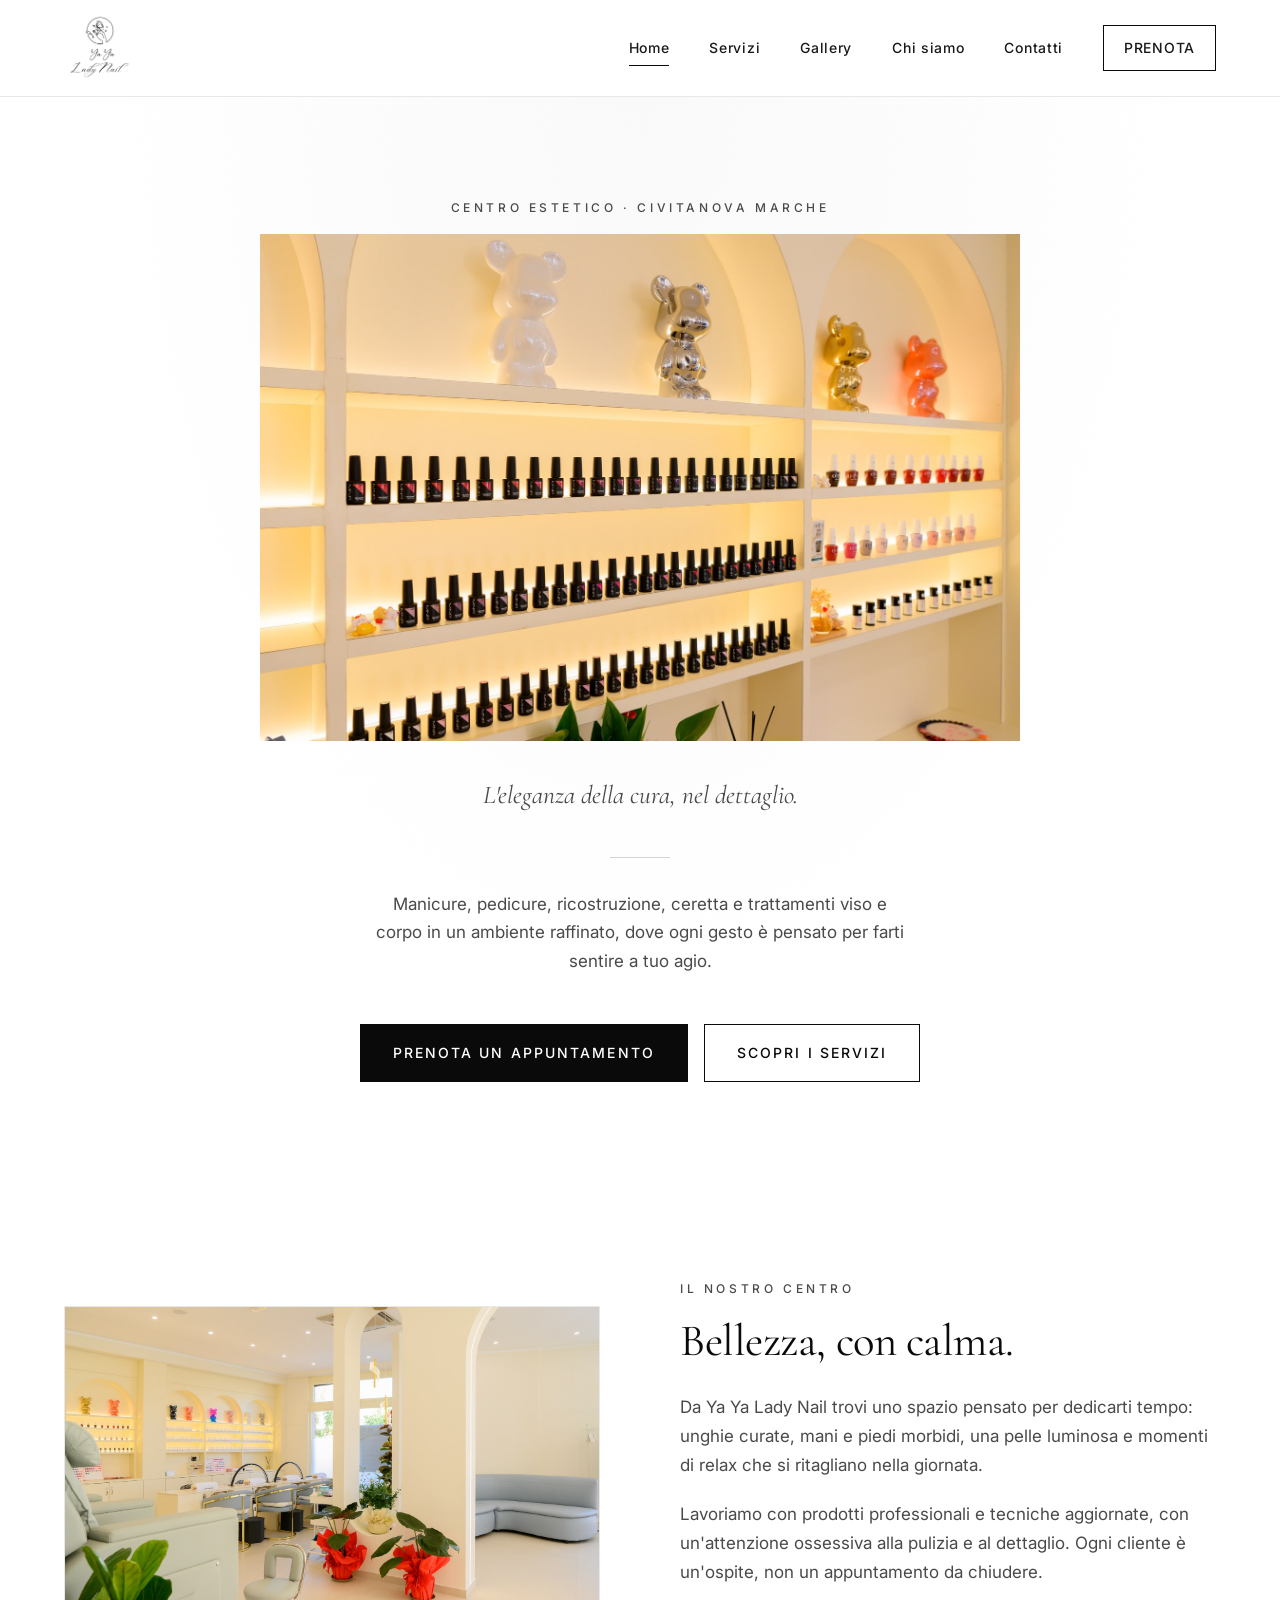
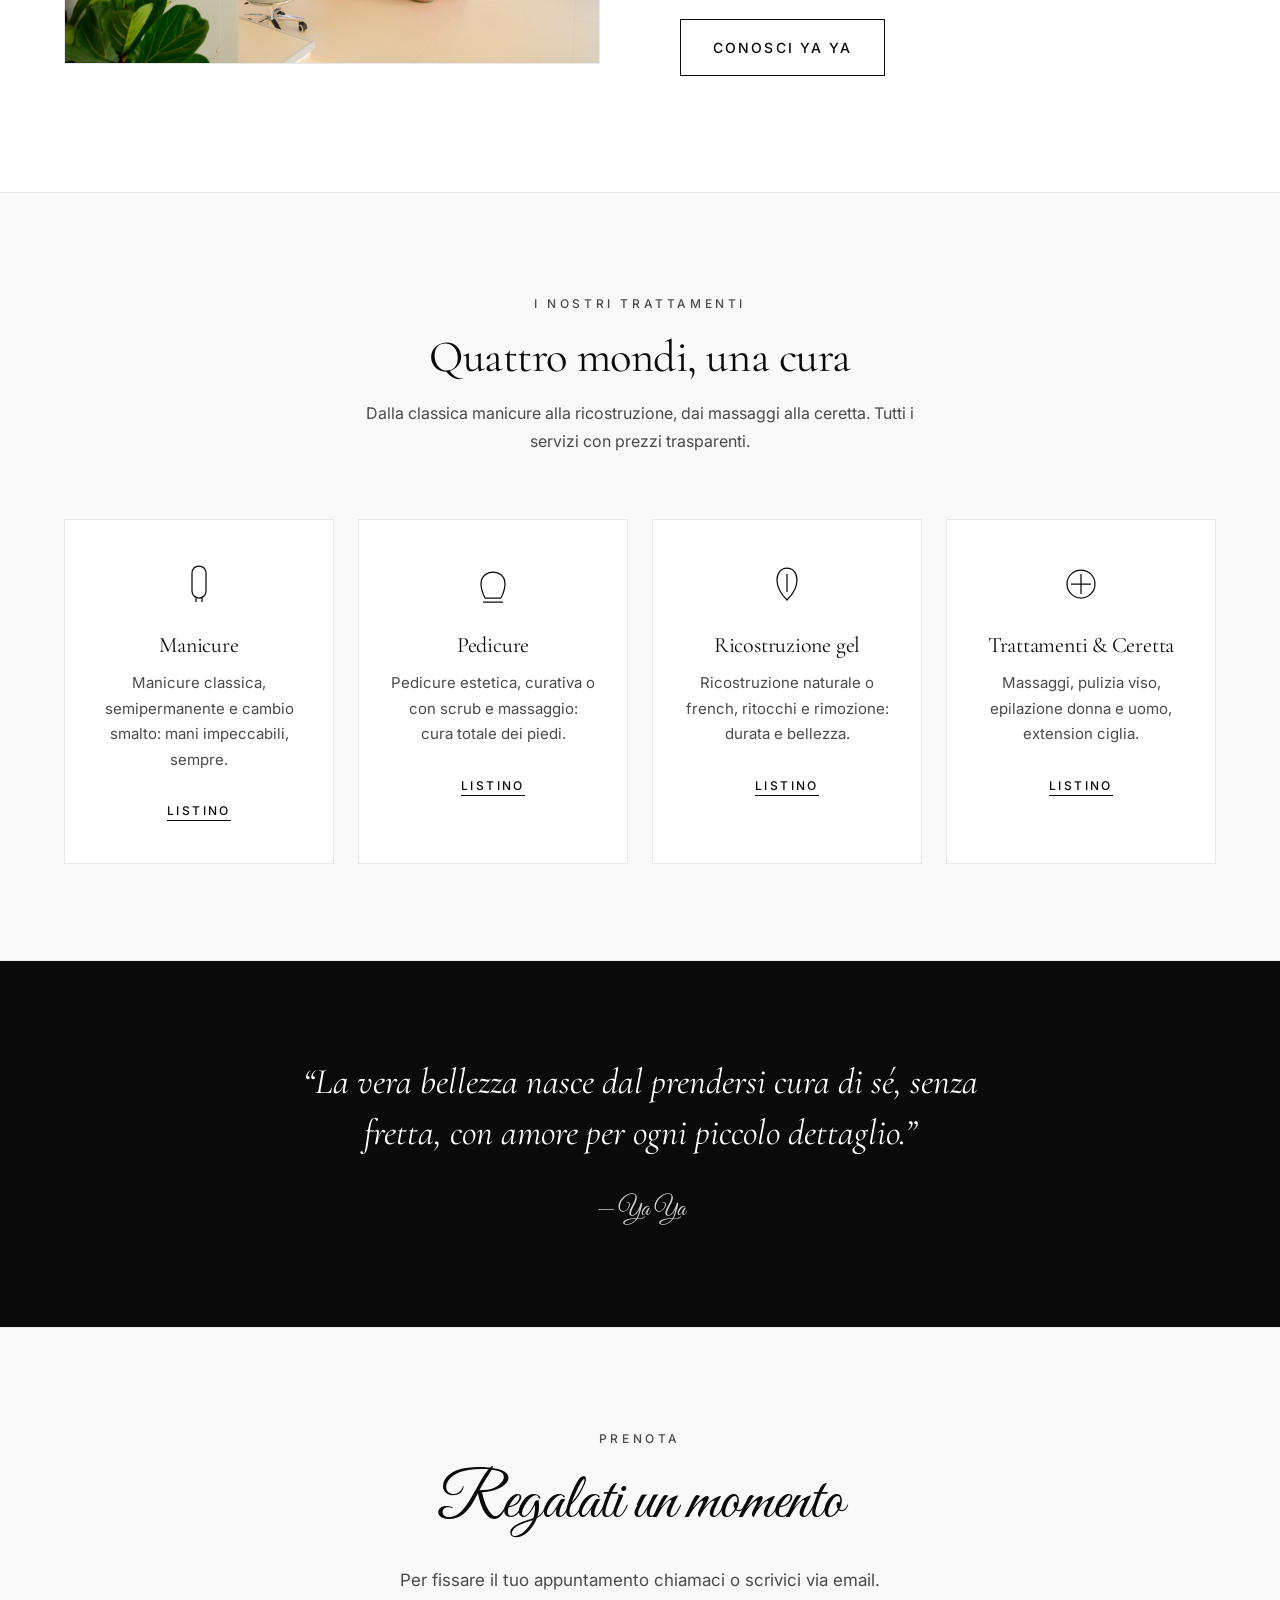
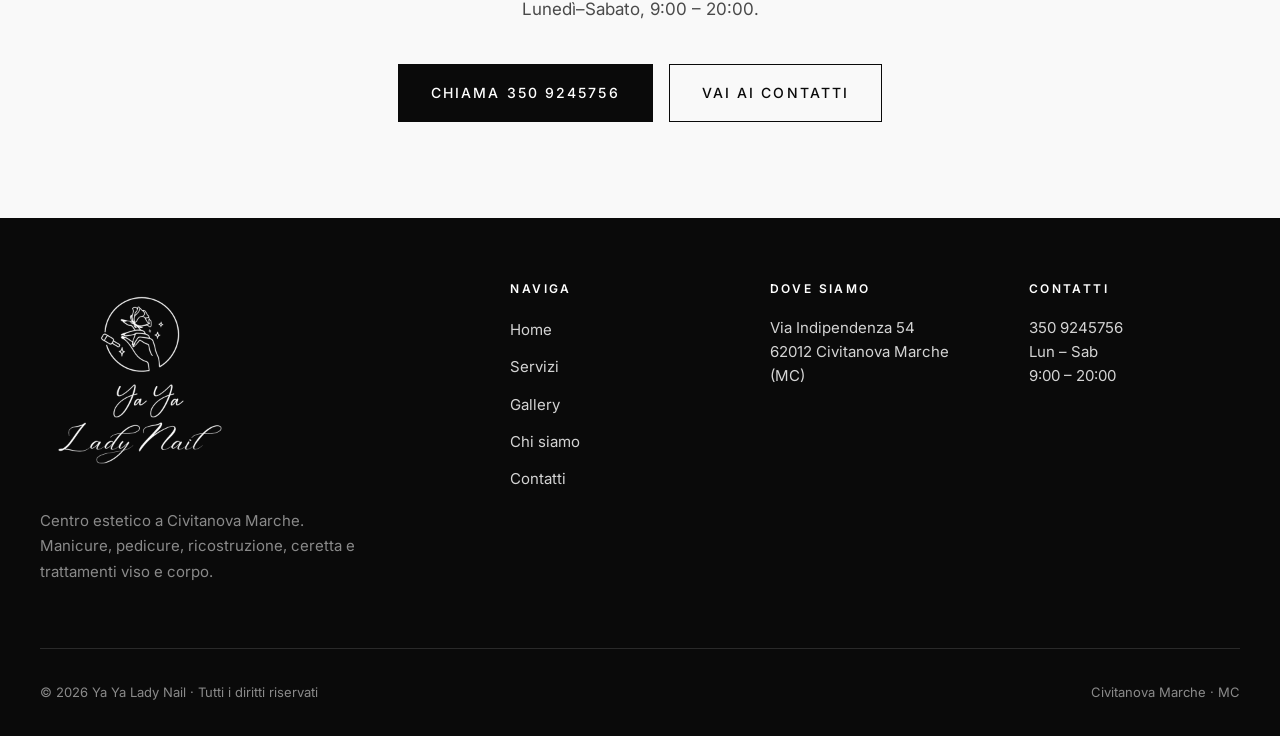
<file: yaya/index.html>
<!DOCTYPE html>
<html lang="it">
<head>
<meta charset="UTF-8" />
<meta name="viewport" content="width=device-width, initial-scale=1.0" />
<title>YaYa Lady Nail — Centro Estetico a Civitanova Marche</title>
<meta name="description" content="YaYa Lady Nail è il centro estetico a Civitanova Marche per manicure, pedicure, ricostruzione gel, ceretta e trattamenti viso e corpo. Atmosfera elegante, attenzione ai dettagli." />
<meta name="theme-color" content="#0a0a0a" />
<link rel="preconnect" href="https://fonts.googleapis.com" />
<link rel="preconnect" href="https://fonts.gstatic.com" crossorigin />
<link href="https://fonts.googleapis.com/css2?family=Cormorant+Garamond:ital,wght@0,400;0,500;0,600;1,400&family=Great+Vibes&family=Inter:wght@400;500;600&display=swap" rel="stylesheet" />
<link rel="stylesheet" href="assets/css/style.css" />
<link rel="icon" type="image/png" href="assets/img/favicon.png" />
<link rel="apple-touch-icon" href="assets/img/apple-touch-icon.png" />
</head>
<body>

<header class="site-header">
  <div class="header-inner">
    <a href="index.html" class="brand" aria-label="Ya Ya Lady Nail">
      <img src="assets/img/logo.png" alt="Ya Ya Lady Nail" class="brand-logo" />
    </a>
    <button class="menu-toggle" aria-label="Apri menu" aria-expanded="false">
      <span></span><span></span><span></span>
    </button>
    <nav class="nav" aria-label="Menu principale">
      <a href="index.html" class="active">Home</a>
      <a href="servizi.html">Servizi</a>
      <a href="gallery.html">Gallery</a>
      <a href="chi-siamo.html">Chi siamo</a>
      <a href="contatti.html">Contatti</a>
      <a href="contatti.html#prenota" class="nav-cta">Prenota</a>
    </nav>
  </div>
</header>

<main>

  <section class="hero">
    <div class="hero-content">
      <span class="eyebrow">Centro Estetico · Civitanova Marche</span>
      <div class="hero-photo">
        <img src="assets/img/home-02.jpg" alt="Ya Ya Lady Nail — Civitanova Marche" />
      </div>
      <p class="subtitle">L'eleganza della cura, nel dettaglio.</p>
      <div class="hero-divider"></div>
      <p class="lead">
        Manicure, pedicure, ricostruzione, ceretta e trattamenti viso e corpo
        in un ambiente raffinato, dove ogni gesto è pensato per farti sentire
        a tuo agio.
      </p>
      <div class="hero-actions">
        <a href="contatti.html#prenota" class="btn btn-primary">Prenota un appuntamento</a>
        <a href="servizi.html" class="btn btn-outline">Scopri i servizi</a>
      </div>
    </div>
  </section>

  <section class="intro">
    <div class="container">
      <div class="intro-grid">
        <div class="intro-image reveal">
          <img src="assets/img/home-01.jpg" alt="Centro estetico Ya Ya Lady Nail a Civitanova Marche" loading="lazy" />
        </div>
        <div class="intro-text reveal">
          <span class="eyebrow">Il nostro centro</span>
          <h2>Bellezza, con calma.</h2>
          <p>
            Da Ya Ya Lady Nail trovi uno spazio pensato per dedicarti tempo:
            unghie curate, mani e piedi morbidi, una pelle luminosa e
            momenti di relax che si ritagliano nella giornata.
          </p>
          <p>
            Lavoriamo con prodotti professionali e tecniche aggiornate,
            con un'attenzione ossessiva alla pulizia e al dettaglio. Ogni
            cliente è un'ospite, non un appuntamento da chiudere.
          </p>
          <p style="margin-top: 2rem;">
            <a href="chi-siamo.html" class="btn btn-outline">Conosci Ya Ya</a>
          </p>
        </div>
      </div>
    </div>
  </section>

  <section class="services">
    <div class="container">
      <div class="section-header reveal">
        <span class="eyebrow">I nostri trattamenti</span>
        <h2>Quattro mondi, una cura</h2>
        <p>Dalla classica manicure alla ricostruzione, dai massaggi alla ceretta.
        Tutti i servizi con prezzi trasparenti.</p>
      </div>

      <div class="services-grid">
        <div class="service-card reveal">
          <div class="icon">
            <svg viewBox="0 0 48 48" aria-hidden="true">
              <path d="M24 6c-4 0-7 3-7 7v18c0 4 3 7 7 7s7-3 7-7V13c0-4-3-7-7-7z"/>
              <path d="M21 38v4M27 38v4"/>
            </svg>
          </div>
          <h3>Manicure</h3>
          <p>Manicure classica, semipermanente e cambio smalto: mani impeccabili, sempre.</p>
          <a href="servizi.html#manicure" class="link">Listino</a>
        </div>

        <div class="service-card reveal">
          <div class="icon">
            <svg viewBox="0 0 48 48" aria-hidden="true">
              <path d="M16 38c-2-4-4-8-4-14 0-8 6-12 12-12s12 4 12 12c0 6-2 10-4 14"/>
              <path d="M16 38h16M14 42h20"/>
            </svg>
          </div>
          <h3>Pedicure</h3>
          <p>Pedicure estetica, curativa o con scrub e massaggio: cura totale dei piedi.</p>
          <a href="servizi.html#pedicure" class="link">Listino</a>
        </div>

        <div class="service-card reveal">
          <div class="icon">
            <svg viewBox="0 0 48 48" aria-hidden="true">
              <path d="M24 8c-6 0-10 5-10 12 0 8 4 14 10 20 6-6 10-12 10-20 0-7-4-12-10-12z"/>
              <path d="M24 14v18"/>
            </svg>
          </div>
          <h3>Ricostruzione gel</h3>
          <p>Ricostruzione naturale o french, ritocchi e rimozione: durata e bellezza.</p>
          <a href="servizi.html#ricostruzione" class="link">Listino</a>
        </div>

        <div class="service-card reveal">
          <div class="icon">
            <svg viewBox="0 0 48 48" aria-hidden="true">
              <circle cx="24" cy="24" r="14"/>
              <path d="M24 14v20M14 24h20"/>
            </svg>
          </div>
          <h3>Trattamenti & Ceretta</h3>
          <p>Massaggi, pulizia viso, epilazione donna e uomo, extension ciglia.</p>
          <a href="servizi.html#trattamenti" class="link">Listino</a>
        </div>
      </div>
    </div>
  </section>

  <section class="quote">
    <div class="container-narrow reveal">
      <blockquote>
        &ldquo;La vera bellezza nasce dal prendersi cura di sé,
        senza fretta, con amore per ogni piccolo dettaglio.&rdquo;
      </blockquote>
      <cite>— Ya Ya</cite>
    </div>
  </section>

  <section class="cta-section">
    <div class="container-narrow reveal">
      <span class="eyebrow">Prenota</span>
      <h2>Regalati un momento</h2>
      <p>
        Per fissare il tuo appuntamento chiamaci o scrivici via email.
        Lunedì–Sabato, 9:00 – 20:00.
      </p>
      <div class="hero-actions">
        <a href="tel:+393509245756" class="btn btn-primary">Chiama 350 9245756</a>
        <a href="contatti.html" class="btn btn-outline">Vai ai contatti</a>
      </div>
    </div>
  </section>

</main>

<footer class="site-footer">
  <div class="footer-grid">
    <div class="footer-brand">
      <a href="index.html" class="brand" aria-label="Ya Ya Lady Nail">
        <img src="assets/img/logo.png" alt="Ya Ya Lady Nail" class="footer-logo" />
      </a>
      <p>Centro estetico a Civitanova Marche.
      Manicure, pedicure, ricostruzione, ceretta e trattamenti viso e corpo.</p>
    </div>
    <div class="footer-col">
      <h4>Naviga</h4>
      <ul>
        <li><a href="index.html">Home</a></li>
        <li><a href="servizi.html">Servizi</a></li>
        <li><a href="gallery.html">Gallery</a></li>
        <li><a href="chi-siamo.html">Chi siamo</a></li>
        <li><a href="contatti.html">Contatti</a></li>
      </ul>
    </div>
    <div class="footer-col">
      <h4>Dove siamo</h4>
      <p>Via Indipendenza 54<br />62012 Civitanova Marche (MC)</p>
    </div>
    <div class="footer-col">
      <h4>Contatti</h4>
      <p>
        <a href="tel:+393509245756">350 9245756</a><br />
        Lun – Sab<br />9:00 – 20:00
      </p>
    </div>
  </div>
  <div class="footer-bottom">
    <span>© <span id="year"></span> Ya Ya Lady Nail · Tutti i diritti riservati</span>
    <span>Civitanova Marche · MC</span>
  </div>
</footer>

<script>document.getElementById("year").textContent = new Date().getFullYear();</script>
<script src="assets/js/main.js"></script>
</body>
</html>
</file>
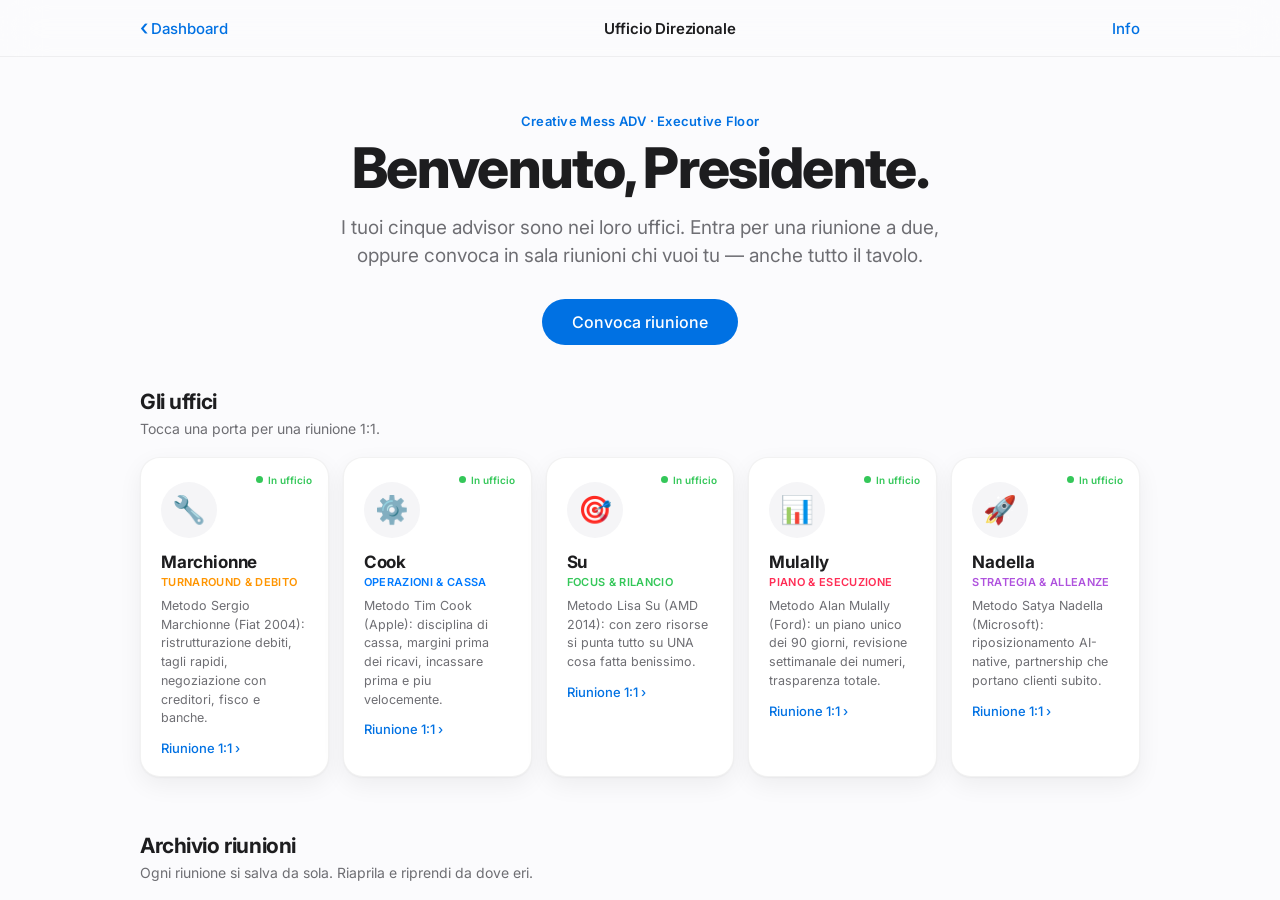
<file: boardroom.html>
<!DOCTYPE html>
<html lang="it">
<head>
<meta charset="UTF-8">
<meta name="viewport" content="width=device-width, initial-scale=1.0">
<title>Ufficio Direzionale — Creative Mess ADV</title>
<link href="https://fonts.googleapis.com/css2?family=Inter:wght@400;500;600;700;800&display=swap" rel="stylesheet">
<style>
:root{
  --bg:#fbfbfd; --card:#ffffff; --line:rgba(0,0,0,.08); --line2:rgba(0,0,0,.05);
  --tx:#1d1d1f; --t2:#6e6e73; --t3:#aeaeb2;
  --blue:#0071e3; --blue-d:#0077ed;
  --orange:#ff9500; --cyan:#007aff; --green:#34c759; --pink:#ff2d55; --purple:#af52de; --indigo:#5856d6;
  --shadow:0 1px 2px rgba(0,0,0,.04),0 8px 24px rgba(0,0,0,.06);
  --shadow-lg:0 2px 6px rgba(0,0,0,.05),0 18px 50px rgba(0,0,0,.10);
}
*{margin:0;padding:0;box-sizing:border-box;-webkit-tap-highlight-color:transparent;}
html,body{height:100%;}
body{background:var(--bg);color:var(--tx);font-family:-apple-system,BlinkMacSystemFont,'SF Pro Display','SF Pro Text','Inter','Segoe UI',Roboto,sans-serif;display:flex;flex-direction:column;height:100dvh;overflow:hidden;-webkit-font-smoothing:antialiased;}
a{color:inherit;text-decoration:none;}
button{font-family:inherit;}
.view{display:none;flex:1;flex-direction:column;overflow:hidden;}
.view.active{display:flex;}

/* ═══ Topbar (vetro smerigliato) ═══ */
.topbar{background:rgba(251,251,253,.78);backdrop-filter:saturate(180%) blur(20px);-webkit-backdrop-filter:saturate(180%) blur(20px);border-bottom:1px solid var(--line2);flex-shrink:0;position:relative;z-index:20;}
.tb-inner{max-width:1040px;margin:0 auto;padding:0 20px;height:56px;display:flex;align-items:center;gap:14px;}
.tb-back{font-size:15px;color:var(--blue);cursor:pointer;font-weight:500;display:flex;align-items:center;gap:3px;white-space:nowrap;}
.tb-back span{font-size:22px;line-height:1;margin-top:-2px;}
.tb-info{flex:1;min-width:0;text-align:center;}
.tb-name{font-size:15px;font-weight:600;letter-spacing:-.01em;white-space:nowrap;overflow:hidden;text-overflow:ellipsis;}
.tb-sub{font-size:11px;color:var(--t2);white-space:nowrap;overflow:hidden;text-overflow:ellipsis;margin-top:1px;}
.tb-i{font-size:15px;color:var(--blue);cursor:pointer;font-weight:500;white-space:nowrap;}

/* ═══ Lobby ═══ */
.scroll{flex:1;overflow-y:auto;-webkit-overflow-scrolling:touch;}
.lobby-inner{max-width:1040px;margin:0 auto;padding:56px 20px 90px;}
.hero{text-align:center;margin-bottom:44px;}
.hero-kicker{font-size:13px;font-weight:600;color:var(--blue);letter-spacing:.02em;margin-bottom:10px;}
.hero-title{font-size:clamp(34px,5.5vw,56px);font-weight:800;letter-spacing:-.03em;line-height:1.05;}
.hero-sub{font-size:clamp(15px,2vw,19px);color:var(--t2);margin:16px auto 0;line-height:1.5;max-width:620px;font-weight:400;}
.cta-row{display:flex;justify-content:center;gap:14px;margin-top:28px;}
.btn-pill{padding:13px 30px;border-radius:100px;border:none;cursor:pointer;font-size:16px;font-weight:500;transition:all .2s;}
.btn-blue{background:var(--blue);color:#fff;}
.btn-blue:hover{background:var(--blue-d);transform:scale(1.02);}
.sec-label{font-size:21px;font-weight:700;letter-spacing:-.02em;margin:0 0 6px;}
.sec-sub{font-size:14px;color:var(--t2);margin-bottom:20px;}
.floor{display:grid;grid-template-columns:repeat(auto-fill,minmax(186px,1fr));gap:14px;margin-bottom:56px;}
.door{background:var(--card);border:1px solid var(--line2);border-radius:20px;padding:24px 20px 20px;cursor:pointer;transition:transform .25s cubic-bezier(.2,.8,.2,1),box-shadow .25s;box-shadow:var(--shadow);position:relative;}
.door:hover{transform:translateY(-4px);box-shadow:var(--shadow-lg);}
.door-status{position:absolute;top:16px;right:16px;display:flex;align-items:center;gap:5px;font-size:10px;font-weight:600;color:var(--green);}
.door-dot{width:7px;height:7px;border-radius:50%;background:var(--green);}
.door-av{width:56px;height:56px;border-radius:50%;background:#f5f5f7;display:flex;align-items:center;justify-content:center;font-size:27px;margin-bottom:14px;}
.door-name{font-size:17px;font-weight:700;letter-spacing:-.01em;}
.door-role{font-size:11px;font-weight:600;letter-spacing:.03em;text-transform:uppercase;margin:3px 0 8px;color:var(--doorc,var(--blue));}
.door-desc{font-size:12.5px;color:var(--t2);line-height:1.5;min-height:56px;}
.door-cta{margin-top:12px;font-size:13px;color:var(--blue);font-weight:500;}
.arch-list{display:flex;flex-direction:column;gap:10px;margin-bottom:48px;}
.arch-empty{font-size:14px;color:var(--t3);padding:28px;text-align:center;border:1.5px dashed var(--line);border-radius:16px;}
.arch{background:var(--card);border:1px solid var(--line2);border-radius:16px;padding:16px 20px;display:flex;align-items:center;gap:16px;cursor:pointer;box-shadow:var(--shadow);transition:transform .2s,box-shadow .2s;}
.arch:hover{transform:translateY(-2px);box-shadow:var(--shadow-lg);}
.arch-icons{font-size:17px;letter-spacing:-2px;flex-shrink:0;}
.arch-info{flex:1;min-width:0;}
.arch-title{font-size:15px;font-weight:600;letter-spacing:-.01em;white-space:nowrap;overflow:hidden;text-overflow:ellipsis;}
.arch-meta{font-size:12px;color:var(--t2);margin-top:2px;}
.arch-open{font-size:13px;color:var(--blue);font-weight:500;flex-shrink:0;}
.arch-del{color:var(--t3);font-size:15px;padding:6px 4px 6px 10px;flex-shrink:0;transition:color .15s;}
.arch-del:hover{color:var(--pink);}
.lobby-note{background:#fff8ec;border:1px solid #f5e3bd;border-radius:14px;padding:14px 18px;font-size:12.5px;color:#8a6d3b;line-height:1.6;max-width:760px;margin:0 auto;}
.lobby-note b{font-weight:600;}

/* ═══ Setup ═══ */
.setup-inner{max-width:680px;margin:0 auto;padding:48px 20px 90px;}
.set-title{font-size:clamp(28px,4vw,38px);font-weight:800;letter-spacing:-.025em;text-align:center;}
.set-sub{font-size:15px;color:var(--t2);margin:10px auto 32px;line-height:1.5;text-align:center;max-width:480px;}
.pgrid{display:grid;grid-template-columns:repeat(auto-fill,minmax(118px,1fr));gap:10px;}
.pick{background:var(--card);border:1.5px solid var(--line);border-radius:16px;padding:18px 10px 14px;text-align:center;cursor:pointer;transition:all .18s;position:relative;box-shadow:var(--shadow);}
.pick:hover{transform:translateY(-2px);}
.pick .pk-av{font-size:30px;margin-bottom:7px;}
.pick .pk-name{font-size:13.5px;font-weight:600;letter-spacing:-.01em;}
.pick .pk-role{font-size:9.5px;color:var(--t3);margin-top:2px;text-transform:uppercase;letter-spacing:.04em;font-weight:600;}
.pick .pk-check{position:absolute;top:9px;right:9px;width:19px;height:19px;border-radius:50%;border:1.5px solid var(--t3);font-size:10px;line-height:16px;color:transparent;transition:all .15s;background:#fff;}
.pick.on{border-color:var(--blue);background:#f0f7ff;}
.pick.on .pk-check{background:var(--blue);border-color:var(--blue);color:#fff;}
.quick-row{display:flex;gap:8px;margin-top:14px;flex-wrap:wrap;justify-content:center;}
.quick{font-size:13px;color:var(--blue);border:1px solid rgba(0,113,227,.3);border-radius:100px;padding:7px 16px;cursor:pointer;background:#fff;font-weight:500;transition:all .15s;}
.quick:hover{background:#f0f7ff;border-color:var(--blue);}
.flabel{font-size:13px;font-weight:600;color:var(--t2);margin:30px 0 10px;text-align:center;}
.finput{width:100%;padding:15px 18px;background:var(--card);border:1.5px solid var(--line);border-radius:14px;color:var(--tx);font-family:inherit;font-size:16px;outline:none;text-align:center;transition:border .2s;box-shadow:var(--shadow);}
.finput:focus{border-color:var(--blue);}
.set-cta{display:block;margin:34px auto 0;padding:15px 44px;border:none;border-radius:100px;background:var(--blue);color:#fff;font-size:17px;font-weight:500;cursor:pointer;transition:all .2s;}
.set-cta:hover:not(:disabled){background:var(--blue-d);transform:scale(1.02);}
.set-cta:disabled{opacity:.35;cursor:default;}
.set-hint{text-align:center;font-size:12.5px;color:var(--t3);margin-top:14px;}

/* ═══ Sala riunioni ═══ */
.room-scene{flex-shrink:0;background:linear-gradient(180deg,#f5f5f7,var(--bg));border-bottom:1px solid var(--line2);}
.scene-inner{max-width:820px;margin:0 auto;padding:22px 20px 10px;}
.seats{display:flex;justify-content:center;gap:clamp(14px,4vw,44px);flex-wrap:wrap;}
.seat{display:flex;flex-direction:column;align-items:center;gap:7px;cursor:pointer;transition:transform .15s;}
.seat:hover{transform:translateY(-2px);}
.seat-av{width:clamp(50px,6vw,62px);height:clamp(50px,6vw,62px);border-radius:50%;background:var(--card);border:2.5px solid transparent;box-shadow:var(--shadow);display:flex;align-items:center;justify-content:center;font-size:clamp(24px,3vw,30px);transition:all .25s;}
.seat-name{font-size:12px;font-weight:600;color:var(--t2);letter-spacing:-.01em;}
.seat.speaking .seat-av{border-color:var(--sc,var(--blue));box-shadow:0 0 0 5px color-mix(in srgb,var(--sc,var(--blue)) 15%,transparent),var(--shadow-lg);animation:breathe 1.6s ease-in-out infinite;}
.seat.speaking .seat-name{color:var(--sc,var(--blue));}
@keyframes breathe{0%,100%{transform:scale(1)}50%{transform:scale(1.06)}}
.seat.tgt .seat-av{border-color:var(--sc,var(--blue));}
.seat.tgt .seat-name{color:var(--sc,var(--blue));}
.seat-add .seat-av{border:2px dashed rgba(0,0,0,.18);background:transparent;box-shadow:none;color:var(--t3);font-size:22px;font-weight:300;}
.seat-add .seat-name{color:var(--t3);}
.seat-add:hover .seat-av{border-color:var(--blue);color:var(--blue);}
.inv-btn{margin-left:auto;padding:8px 16px;border-radius:100px;border:none;background:var(--blue);color:#fff;font-size:13px;font-weight:500;cursor:pointer;flex-shrink:0;}
.table-surface{margin:14px auto 0;width:min(78%,560px);height:26px;border-radius:50%;background:linear-gradient(180deg,#e8e8ed,#dcdce1);display:flex;align-items:center;justify-content:center;box-shadow:0 10px 26px rgba(0,0,0,.10);}
.table-label{font-size:9.5px;letter-spacing:.28em;color:#8e8e93;text-transform:uppercase;font-weight:600;white-space:nowrap;overflow:hidden;max-width:88%;text-overflow:ellipsis;}

/* ═══ Chat (stile iMessage) ═══ */
.chat{flex:1;overflow-y:auto;-webkit-overflow-scrolling:touch;}
.chat-inner{max-width:760px;margin:0 auto;padding:18px 20px 12px;display:flex;flex-direction:column;gap:3px;min-height:100%;}
.notice{align-self:center;color:var(--t3);font-size:11.5px;line-height:1.5;text-align:center;max-width:420px;margin:2px 0 12px;}
.empty{margin:auto;text-align:center;color:var(--t3);font-size:14px;line-height:1.7;max-width:340px;padding:30px 0;}
.empty b{color:var(--t2);font-weight:600;}
.m{display:flex;gap:9px;max-width:78%;margin-top:10px;}
.m.mine{align-self:flex-end;flex-direction:row-reverse;}
.m.theirs{align-self:flex-start;}
.m.compact{margin-top:2px;}
.m-av{width:30px;height:30px;border-radius:50%;background:var(--card);box-shadow:var(--shadow);display:flex;align-items:center;justify-content:center;font-size:15px;flex-shrink:0;align-self:flex-end;}
.m.compact .m-av{visibility:hidden;}
.bub{border-radius:20px;padding:9px 15px 8px;font-size:15px;line-height:1.45;position:relative;min-width:70px;}
.m.theirs .bub{background:#e9e9eb;color:var(--tx);border-bottom-left-radius:6px;cursor:pointer;transition:background .15s;}
.m.theirs .bub:hover{background:#e2e2e5;}
.m.mine .bub{background:var(--blue);color:#fff;border-bottom-right-radius:6px;}
.m.mod-m .bub{background:#f1eefc;border:1px solid #e2dcf7;color:var(--tx);cursor:default;}
.b-name{font-size:11.5px;font-weight:700;margin-bottom:3px;letter-spacing:-.01em;}
.b-target{font-size:10.5px;color:rgba(255,255,255,.75);margin-bottom:2px;font-weight:500;}
.b-text{white-space:pre-wrap;word-wrap:break-word;}
.b-time{font-size:9.5px;opacity:.55;text-align:right;margin-top:3px;}
.typing-row{display:flex;gap:9px;align-self:flex-start;margin-top:10px;align-items:flex-end;}
.typing-bub{background:#e9e9eb;border-radius:20px;border-bottom-left-radius:6px;padding:11px 15px;font-size:12.5px;color:var(--t2);}
.dots span{display:inline-block;width:6px;height:6px;border-radius:50%;background:#b0b0b5;margin-right:3px;animation:blink 1.2s infinite;}
.dots span:nth-child(2){animation-delay:.2s;}
.dots span:nth-child(3){animation-delay:.4s;margin-right:0;}
@keyframes blink{0%,60%,100%{opacity:.3}30%{opacity:1}}
.errbub{align-self:center;background:#fff2f1;border:1px solid #ffd6d3;border-radius:14px;padding:11px 16px;font-size:12.5px;line-height:1.55;margin-top:10px;color:#8a2f28;max-width:520px;}
.errbub b{font-weight:600;}

/* ═══ Composer ═══ */
.composer{background:rgba(251,251,253,.85);backdrop-filter:saturate(180%) blur(20px);-webkit-backdrop-filter:saturate(180%) blur(20px);border-top:1px solid var(--line2);flex-shrink:0;}
.comp-inner{max-width:760px;margin:0 auto;padding:10px 20px calc(12px + env(safe-area-inset-bottom));}
.starters{display:flex;gap:7px;overflow-x:auto;padding-bottom:10px;scrollbar-width:none;}
.starters::-webkit-scrollbar{display:none;}
.starter{flex-shrink:0;font-size:12.5px;color:var(--blue);border:1px solid rgba(0,113,227,.3);border-radius:100px;padding:6px 14px;cursor:pointer;background:#fff;font-weight:500;transition:all .15s;}
.starter:hover{background:#f0f7ff;}
.to-row{display:flex;gap:7px;overflow-x:auto;padding-bottom:10px;align-items:center;scrollbar-width:none;}
.to-row::-webkit-scrollbar{display:none;}
.to-label{font-size:11px;color:var(--t3);font-weight:600;text-transform:uppercase;letter-spacing:.06em;flex-shrink:0;}
.chip{flex-shrink:0;display:flex;align-items:center;gap:5px;font-size:13px;font-weight:500;color:var(--tx);border:1px solid var(--line);border-radius:100px;padding:6px 14px;cursor:pointer;background:#fff;transition:all .15s;}
.chip:hover{border-color:var(--t3);}
.chip.sel{background:var(--blue);border-color:var(--blue);color:#fff;}
.chip.mod-chip.sel{background:var(--indigo);border-color:var(--indigo);}
.input-row{display:flex;gap:10px;align-items:flex-end;}
.ta-wrap{flex:1;background:#fff;border:1.5px solid var(--line);border-radius:22px;padding:4px 6px 4px 18px;display:flex;align-items:flex-end;transition:border .2s;box-shadow:var(--shadow);}
.ta-wrap:focus-within{border-color:var(--blue);}
textarea{flex:1;background:transparent;border:none;color:var(--tx);font-family:inherit;font-size:15px;outline:none;resize:none;max-height:120px;padding:8px 0;line-height:1.4;}
.send{width:40px;height:40px;border-radius:50%;background:var(--blue);border:none;color:#fff;font-size:16px;cursor:pointer;flex-shrink:0;display:flex;align-items:center;justify-content:center;transition:all .2s;margin-bottom:1px;}
.send:hover:not(:disabled){background:var(--blue-d);transform:scale(1.05);}
.send:disabled{opacity:.35;}
.send.mod-send{background:var(--indigo);}
.status{font-size:11.5px;color:var(--t3);padding-top:8px;text-align:center;min-height:16px;}
.status.err{color:#c2362c;}

/* ═══ Sheet info ═══ */
.sheet{position:fixed;inset:0;background:rgba(0,0,0,.32);backdrop-filter:blur(4px);z-index:50;display:none;align-items:center;justify-content:center;padding:20px;}
.sheet.open{display:flex;}
.sheet-card{background:var(--card);border-radius:22px;width:100%;max-width:560px;max-height:82dvh;overflow-y:auto;padding:30px 28px;box-shadow:var(--shadow-lg);}
.sheet-title{font-size:21px;font-weight:800;letter-spacing:-.02em;margin-bottom:4px;}
.sheet-sub{font-size:13.5px;color:var(--t2);margin-bottom:16px;line-height:1.5;}
.sheet-note{background:#fff8ec;border:1px solid #f5e3bd;border-radius:12px;padding:11px 14px;font-size:12px;color:#8a6d3b;line-height:1.55;margin-bottom:14px;}
.sheet-note b{font-weight:600;}
.p-row{display:flex;gap:14px;padding:12px 0;border-bottom:1px solid var(--line2);align-items:flex-start;}
.p-row:last-child{border-bottom:none;}
.p-av{width:40px;height:40px;border-radius:50%;background:#f5f5f7;display:flex;align-items:center;justify-content:center;font-size:19px;flex-shrink:0;}
.p-name{font-size:14.5px;font-weight:700;letter-spacing:-.01em;}
.p-tag{font-size:9px;color:var(--t3);border:1px solid var(--line);border-radius:100px;padding:1px 7px;vertical-align:middle;font-weight:600;margin-left:4px;}
.p-desc{font-size:12.5px;color:var(--t2);line-height:1.5;margin-top:3px;}
.sheet-close{margin-top:18px;width:100%;padding:13px;background:#f5f5f7;border:none;border-radius:100px;color:var(--tx);font-weight:600;font-size:14px;cursor:pointer;transition:background .15s;}
.sheet-close:hover{background:#ececf0;}

@media(max-width:640px){
  .lobby-inner{padding-top:34px;}
  .hero{margin-bottom:30px;}
  .floor{grid-template-columns:repeat(auto-fill,minmax(150px,1fr));gap:10px;}
  .door{padding:18px 14px 14px;border-radius:16px;}
  .door-desc{min-height:66px;}
  .m{max-width:86%;}
}
</style>
</head>
<body>

<!-- ═════════ LOBBY ═════════ -->
<div class="view active" id="view-lobby">
  <div class="topbar"><div class="tb-inner">
    <a class="tb-back" href="/"><span>‹</span> Dashboard</a>
    <div class="tb-info">
      <div class="tb-name">Ufficio Direzionale</div>
    </div>
    <div class="tb-i" onclick="toggleSheet(true)">Info</div>
  </div></div>
  <div class="scroll"><div class="lobby-inner">
    <div class="hero">
      <div class="hero-kicker">Creative Mess ADV · Executive Floor</div>
      <div class="hero-title">Benvenuto, Presidente.</div>
      <div class="hero-sub">I tuoi cinque advisor sono nei loro uffici. Entra per una riunione a due, oppure convoca in sala riunioni chi vuoi tu — anche tutto il tavolo.</div>
      <div class="cta-row"><button class="btn-pill btn-blue" onclick="goSetup()">Convoca riunione</button></div>
    </div>
    <div class="sec-label">Gli uffici</div>
    <div class="sec-sub">Tocca una porta per una riunione 1:1.</div>
    <div class="floor" id="floor"></div>
    <div class="sec-label">Archivio riunioni</div>
    <div class="sec-sub">Ogni riunione si salva da sola. Riaprila e riprendi da dove eri.</div>
    <div class="arch-list" id="archive"></div>
    <div class="lobby-note"><b>Nota —</b> gli advisor sono <b>simulazioni AI</b> ispirate ai metodi di gestione pubblicamente noti di manager reali: non sono le persone reali. Per debiti, banche e fisco verifica sempre con un commercialista o un esperto di crisi d'impresa abilitato.</div>
    <div style="text-align:center;font-size:11px;color:var(--t3);margin-top:18px;">Ufficio Direzionale · versione 3</div>
  </div></div>
</div>

<!-- ═════════ SETUP ═════════ -->
<div class="view" id="view-setup">
  <div class="topbar"><div class="tb-inner">
    <div class="tb-back" onclick="showView('lobby')"><span>‹</span> Ufficio</div>
    <div class="tb-info"><div class="tb-name">Convoca riunione</div></div>
    <div class="tb-i" style="visibility:hidden">Info</div>
  </div></div>
  <div class="scroll"><div class="setup-inner">
    <div class="set-title">Chi vuoi al tavolo?</div>
    <div class="set-sub">Tocca gli advisor per aggiungerli o toglierli. Puoi riunirti con uno solo, con qualcuno, o con tutti e cinque.</div>
    <div class="pgrid" id="pgrid"></div>
    <div class="quick-row">
      <div class="quick" onclick="pickAll(true)">Tutti e 5</div>
      <div class="quick" onclick="pickAll(false)">Nessuno</div>
      <div class="quick" onclick="pickSet(['marchionne','cook'])">Debiti &amp; cassa</div>
      <div class="quick" onclick="pickSet(['su','nadella'])">Strategia &amp; focus</div>
    </div>
    <div class="flabel">Titolo della riunione — facoltativo</div>
    <input class="finput" id="mtitle" placeholder="Es. Emergenza cassa settembre">
    <button class="set-cta" id="btnStart" onclick="startMeeting()">Avvia la riunione</button>
    <div class="set-hint" id="setHint"></div>
  </div></div>
</div>

<!-- ═════════ SALA RIUNIONI ═════════ -->
<div class="view" id="view-room">
  <div class="topbar"><div class="tb-inner">
    <div class="tb-back" onclick="leaveRoom()"><span>‹</span> Ufficio</div>
    <div class="tb-info">
      <div class="tb-name" id="roomTitle">Sala riunioni</div>
      <div class="tb-sub" id="roomSub"></div>
    </div>
    <div class="tb-i" onclick="toggleSheet(true)">Info</div>
  </div></div>
  <div class="room-scene"><div class="scene-inner">
    <div class="seats" id="seats"></div>
    <div class="table-surface"><div class="table-label" id="tableLabel">Sala riunioni</div></div>
  </div></div>
  <div class="chat" id="chat"><div class="chat-inner" id="chatInner">
    <div class="notice">Riunione riservata, salvata solo su questo dispositivo · Gli advisor sono simulazioni AI</div>
    <div class="empty" id="empty">
      <b>La sala è pronta.</b><br>
      Apri tu la riunione: esponi la situazione con i numeri veri.<br>
      Tocca un partecipante al tavolo per rivolgerti solo a lui.
    </div>
  </div></div>
  <div class="composer"><div class="comp-inner">
    <div class="starters" id="starters"></div>
    <div class="to-row" id="toRow"></div>
    <div class="input-row">
      <div class="ta-wrap"><textarea id="input" rows="1" placeholder="Parla alla sala..."></textarea></div>
      <button class="send" id="btnSend" onclick="onSend()">↑</button>
    </div>
    <div class="status" id="status"></div>
  </div></div>
</div>

<!-- ═════════ SHEET INVITA ═════════ -->
<div class="sheet" id="inviteSheet" onclick="if(event.target===this)toggleInvite(false)">
  <div class="sheet-card">
    <div class="sheet-title">Invita al tavolo</div>
    <div class="sheet-sub">Chi entra ora legge tutto il verbale: si porta dietro il discorso già fatto.</div>
    <div id="invList"></div>
    <button class="sheet-close" onclick="toggleInvite(false)">Chiudi</button>
  </div>
</div>

<!-- ═════════ SHEET INFO ═════════ -->
<div class="sheet" id="sheet" onclick="if(event.target===this)toggleSheet(false)">
  <div class="sheet-card">
    <div class="sheet-title">Il tuo advisory board</div>
    <div class="sheet-sub">Cinque advisor più un Moderatore, a disposizione per i 90 giorni decisivi. Sono menti persistenti: ognuno ricorda le riunioni passate a cui ha partecipato, in qualsiasi sala.</div>
    <div class="sheet-note"><b>Nota —</b> gli advisor sono <b>simulazioni AI</b> ispirate ai metodi di gestione pubblicamente noti di manager reali. Non sono le persone reali e non parlano a loro nome. Per debiti, banche e fisco verifica sempre con un professionista abilitato.</div>
    <div id="plist"></div>
    <button class="sheet-close" onclick="toggleSheet(false)">Chiudi</button>
  </div>
</div>

<script>
var ADVISORS = [
  { id: 'marchionne', icon: '🔧', short: 'Marchionne', color: '#ff9500', role: 'Turnaround & Debito', desc: 'Metodo Sergio Marchionne (Fiat 2004): ristrutturazione debiti, tagli rapidi, negoziazione con creditori, fisco e banche.' },
  { id: 'cook',       icon: '⚙️', short: 'Cook',       color: '#007aff', role: 'Operazioni & Cassa', desc: 'Metodo Tim Cook (Apple): disciplina di cassa, margini prima dei ricavi, incassare prima e piu velocemente.' },
  { id: 'su',         icon: '🎯', short: 'Su',         color: '#34c759', role: 'Focus & Rilancio', desc: 'Metodo Lisa Su (AMD 2014): con zero risorse si punta tutto su UNA cosa fatta benissimo.' },
  { id: 'mulally',    icon: '📊', short: 'Mulally',    color: '#ff2d55', role: 'Piano & Esecuzione', desc: 'Metodo Alan Mulally (Ford): un piano unico dei 90 giorni, revisione settimanale dei numeri, trasparenza totale.' },
  { id: 'nadella',    icon: '🚀', short: 'Nadella',    color: '#af52de', role: 'Strategia & Alleanze', desc: 'Metodo Satya Nadella (Microsoft): riposizionamento AI-native, partnership che portano clienti subito.' }
];
var MOD = { id: 'moderatore', icon: '📋', short: 'Moderatore', color: '#5856d6', role: 'Sintesi & Piano', desc: 'Legge tutta la riunione e produce: decisioni, disaccordi, piano 90 giorni, azioni della settimana.' };

var STARTERS = [
  { label: '💶 Fotografia della crisi', text: 'Vi espongo la situazione completa: debiti totali e verso chi, scadenze piu urgenti, clienti attivi e quanto pagano, costi fissi mensili, cassa disponibile oggi: ' },
  { label: '🔥 Cassa subito', text: 'Ho bisogno di generare cassa entro 30 giorni. Con i miei servizi (siti, SEO, ads, social), qual e il modo piu veloce di incassare senza investire nulla?' },
  { label: '🏦 Debiti e creditori', text: 'Come gestisco i creditori nei prossimi 90 giorni? In che ordine li affronto, cosa negozio e cosa dico a ciascuno?' },
  { label: '✂️ Cosa taglio', text: 'Aiutatemi a decidere cosa tagliare subito e cosa tenere: costi, servizi e clienti.' }
];

var API = '/api/boardroom';
var LS_KEY = 'boardroom_office_v1';
var LS_OLD = 'boardroom_transcript_v1';

var store = { meetings: [] };
var meeting = null;
var target = 'all';
var busy = false;
var lastPainted = null;
var picked = {};

var elChat = document.getElementById('chat');
var elChatInner = document.getElementById('chatInner');
var elEmpty = document.getElementById('empty');
var elInput = document.getElementById('input');
var elStatus = document.getElementById('status');
var elSend = document.getElementById('btnSend');

function esc(s){ var d = document.createElement('div'); d.textContent = (s == null ? '' : String(s)); return d.innerHTML; }
function advById(id){ return id === 'moderatore' ? MOD : ADVISORS.find(function(a){ return a.id === id; }); }
function metaByName(name){
  var all = ADVISORS.concat([MOD]);
  for (var i = 0; i < all.length; i++) if (name && name.indexOf(all[i].short) !== -1) return all[i];
  return null;
}
function nowTime(){ var d = new Date(); return ('0'+d.getHours()).slice(-2)+':'+('0'+d.getMinutes()).slice(-2); }
function dateLabel(ts){
  try { return new Date(ts).toLocaleDateString('it-IT', { day: 'numeric', month: 'short', hour: '2-digit', minute: '2-digit' }); }
  catch(e){ return ''; }
}

/* ══ Store ══ */
function saveStore(){ try { localStorage.setItem(LS_KEY, JSON.stringify(store)); } catch(e){} }
function loadStore(){
  try {
    var raw = localStorage.getItem(LS_KEY);
    if (raw) store = JSON.parse(raw) || { meetings: [] };
  } catch(e){ store = { meetings: [] }; }
  if (!store.meetings) store.meetings = [];
  try {
    var old = localStorage.getItem(LS_OLD);
    if (old) {
      var t = (JSON.parse(old) || []).filter(function(x){ return x && x.text && String(x.text).trim(); });
      if (t.length) {
        store.meetings.push({ id: Date.now(), title: 'Riunione precedente', participants: ADVISORS.map(function(a){ return a.id; }), transcript: t, created: Date.now(), updated: Date.now() });
        saveStore();
      }
      localStorage.removeItem(LS_OLD);
    }
  } catch(e){}
}

/* ══ Viste ══ */
function showView(name){
  document.querySelectorAll('.view').forEach(function(v){ v.classList.remove('active'); });
  document.getElementById('view-' + name).classList.add('active');
  if (name === 'lobby') { renderFloor(); renderArchive(); }
}
function toggleSheet(open){ document.getElementById('sheet').classList.toggle('open', open); }

/* ══ Lobby ══ */
function renderFloor(){
  document.getElementById('floor').innerHTML = ADVISORS.map(function(a){
    return '<div class="door" style="--doorc:' + a.color + '" onclick="quick11(\'' + a.id + '\')">' +
      '<div class="door-status"><span class="door-dot"></span>In ufficio</div>' +
      '<div class="door-av">' + a.icon + '</div>' +
      '<div class="door-name">' + a.short + '</div>' +
      '<div class="door-role">' + a.role + '</div>' +
      '<div class="door-desc">' + a.desc + '</div>' +
      '<div class="door-cta">Riunione 1:1 ›</div>' +
    '</div>';
  }).join('');
}
function renderArchive(){
  var el = document.getElementById('archive');
  if (!store.meetings.length) {
    el.innerHTML = '<div class="arch-empty">Nessuna riunione in archivio. Convocane una: è il momento.</div>';
    return;
  }
  var sorted = store.meetings.slice().sort(function(a, b){ return b.updated - a.updated; });
  el.innerHTML = sorted.map(function(m){
    var icons = m.participants.map(function(id){ var a = advById(id); return a ? a.icon : ''; }).join('');
    return '<div class="arch" onclick="openMeeting(' + m.id + ')">' +
      '<div class="arch-icons">' + icons + '</div>' +
      '<div class="arch-info"><div class="arch-title">' + esc(m.title) + '</div>' +
      '<div class="arch-meta">' + dateLabel(m.updated) + ' · ' + m.transcript.length + ' interventi</div></div>' +
      '<div class="arch-open">Riprendi ›</div>' +
      '<div class="arch-del" onclick="event.stopPropagation();delMeeting(' + m.id + ')">✕</div>' +
    '</div>';
  }).join('');
}
function delMeeting(id){
  if (!confirm('Eliminare questa riunione e il suo verbale?')) return;
  store.meetings = store.meetings.filter(function(m){ return m.id !== id; });
  saveStore();
  renderArchive();
}

/* ══ Setup ══ */
function goSetup(){
  picked = {};
  ADVISORS.forEach(function(a){ picked[a.id] = true; });
  document.getElementById('mtitle').value = '';
  renderPicks();
  showView('setup');
}
function renderPicks(){
  document.getElementById('pgrid').innerHTML = ADVISORS.map(function(a){
    return '<div class="pick' + (picked[a.id] ? ' on' : '') + '" onclick="togglePick(\'' + a.id + '\')">' +
      '<div class="pk-check">✓</div>' +
      '<div class="pk-av">' + a.icon + '</div>' +
      '<div class="pk-name">' + a.short + '</div>' +
      '<div class="pk-role">' + a.role + '</div>' +
    '</div>';
  }).join('');
  var n = ADVISORS.filter(function(a){ return picked[a.id]; }).length;
  document.getElementById('btnStart').disabled = n === 0;
  document.getElementById('setHint').textContent = n === 0 ? 'Seleziona almeno un advisor' : (n === 1 ? 'Riunione 1:1' : 'Riunione con ' + n + ' advisor') + ' · Il Moderatore è sempre disponibile per la sintesi';
}
function togglePick(id){ picked[id] = !picked[id]; renderPicks(); }
function pickAll(v){ ADVISORS.forEach(function(a){ picked[a.id] = v; }); renderPicks(); }
function pickSet(ids){ ADVISORS.forEach(function(a){ picked[a.id] = ids.indexOf(a.id) !== -1; }); renderPicks(); }

function startMeeting(){
  var ids = ADVISORS.filter(function(a){ return picked[a.id]; }).map(function(a){ return a.id; });
  if (!ids.length) return;
  var title = document.getElementById('mtitle').value.trim();
  if (!title) {
    title = ids.length === 1 ? '1:1 con ' + advById(ids[0]).short : 'Riunione (' + ids.length + ' advisor)';
  }
  meeting = { id: Date.now(), title: title, participants: ids, transcript: [], created: Date.now(), updated: Date.now() };
  store.meetings.push(meeting);
  saveStore();
  enterRoom();
}
function quick11(id){
  meeting = { id: Date.now(), title: '1:1 con ' + advById(id).short, participants: [id], transcript: [], created: Date.now(), updated: Date.now() };
  store.meetings.push(meeting);
  saveStore();
  enterRoom();
}
function openMeeting(id){
  meeting = store.meetings.find(function(m){ return m.id === id; });
  if (meeting) enterRoom();
}

/* ══ Sala ══ */
function enterRoom(){
  target = meeting.participants.length === 1 ? meeting.participants[0] : 'all';
  lastPainted = null;
  elChatInner.querySelectorAll('.m, .errbub, .typing-row').forEach(function(n){ n.remove(); });
  elEmpty.style.display = meeting.transcript.length ? 'none' : '';
  document.getElementById('roomTitle').textContent = meeting.title;
  document.getElementById('roomSub').textContent = meeting.participants.length + (meeting.participants.length === 1 ? ' advisor al tavolo' : ' advisor al tavolo');
  document.getElementById('tableLabel').textContent = meeting.title;
  renderSeats();
  renderToRow();
  renderStarters();
  meeting.transcript.forEach(paintMsg);
  showView('room');
  setTimeout(scrollDown, 60);
}
function leaveRoom(){
  if (busy) { if (!confirm('Il tavolo sta ancora parlando. Uscire comunque?')) return; }
  busy = false;
  meeting = null;
  showView('lobby');
}
function renderSeats(){
  var html = meeting.participants.map(function(id){
    var a = advById(id);
    return '<div class="seat" id="seat-' + id + '" style="--sc:' + a.color + '" onclick="seatTap(\'' + id + '\')">' +
      '<div class="seat-av">' + a.icon + '</div>' +
      '<div class="seat-name">' + a.short + '</div>' +
    '</div>';
  }).join('');
  if (meeting.participants.length < ADVISORS.length) {
    html += '<div class="seat seat-add" onclick="toggleInvite(true)">' +
      '<div class="seat-av">+</div><div class="seat-name">Invita</div></div>';
  }
  document.getElementById('seats').innerHTML = html;
  markTargetSeats();
}

/* ══ Invita al tavolo ══ */
function toggleInvite(open){
  if (open) renderInviteList();
  document.getElementById('inviteSheet').classList.toggle('open', open);
}
function renderInviteList(){
  var missing = ADVISORS.filter(function(a){ return meeting.participants.indexOf(a.id) === -1; });
  document.getElementById('invList').innerHTML = missing.map(function(a){
    return '<div class="p-row"><div class="p-av">' + a.icon + '</div><div style="flex:1">' +
      '<div class="p-name" style="color:' + a.color + '">' + a.short + '</div>' +
      '<div class="p-desc">' + a.role + '</div></div>' +
      '<button class="inv-btn" onclick="addToMeeting(\'' + a.id + '\')">Aggiungi</button></div>';
  }).join('') || '<div class="p-desc" style="padding:14px 0;">Sono già tutti al tavolo.</div>';
}
function addToMeeting(id){
  if (meeting.participants.indexOf(id) !== -1) return;
  meeting.participants.push(id);
  meeting.updated = Date.now();
  saveStore();
  renderSeats();
  renderToRow();
  document.getElementById('roomSub').textContent = meeting.participants.length + ' advisor al tavolo';
  var missing = ADVISORS.filter(function(a){ return meeting.participants.indexOf(a.id) === -1; });
  if (!missing.length) toggleInvite(false); else renderInviteList();
}
function seatTap(id){ setTarget(id); elInput.focus(); }
function markTargetSeats(){
  meeting.participants.forEach(function(id){
    var el = document.getElementById('seat-' + id);
    if (el) el.classList.toggle('tgt', target === id);
  });
}
function setSpeaking(id, on){
  var el = document.getElementById('seat-' + id);
  if (el) el.classList.toggle('speaking', !!on);
}

/* ══ Destinatari ══ */
function renderToRow(){
  var row = document.getElementById('toRow');
  var chips = '<span class="to-label">A:</span>';
  if (meeting.participants.length > 1) {
    chips += '<div class="chip' + (target === 'all' ? ' sel' : '') + '" onclick="setTarget(\'all\')">Tutti al tavolo</div>';
  }
  meeting.participants.forEach(function(id){
    var a = advById(id);
    chips += '<div class="chip' + (target === id ? ' sel' : '') + '" onclick="setTarget(\'' + id + '\')">' + a.icon + ' ' + a.short + '</div>';
  });
  chips += '<div class="chip mod-chip' + (target === 'moderatore' ? ' sel' : '') + '" onclick="setTarget(\'moderatore\')">📋 Sintesi &amp; Piano</div>';
  row.innerHTML = chips;
  if (target === 'all') elInput.placeholder = 'Parla a tutto il tavolo...';
  else if (target === 'moderatore') elInput.placeholder = 'Nota per il Moderatore (facoltativa)...';
  else elInput.placeholder = 'Parla a ' + advById(target).short + '...';
  elSend.classList.toggle('mod-send', target === 'moderatore');
  markTargetSeats();
}
function setTarget(t){ target = t; renderToRow(); }

/* ══ Starters ══ */
function renderStarters(){
  var s = document.getElementById('starters');
  if (meeting.transcript.length) { s.style.display = 'none'; return; }
  s.style.display = 'flex';
  s.innerHTML = STARTERS.map(function(st, i){
    return '<div class="starter" onclick="useStarter(' + i + ')">' + st.label + '</div>';
  }).join('');
}
function useStarter(i){ elInput.value = STARTERS[i].text; elInput.focus(); autosize(); }

/* ══ Messaggi ══ */
function paintMsg(entry){
  elEmpty.style.display = 'none';
  var isUser = entry.kind === 'user';
  var isMod = entry.kind === 'mod';
  var meta = isUser ? null : metaByName(entry.speaker);
  var icon = isUser ? '👤' : (meta ? meta.icon : '🏛️');
  var color = meta ? meta.color : 'var(--blue)';
  var shortName = isUser ? 'Tu' : (meta ? (isMod ? 'Moderatore' : meta.short) : entry.speaker);
  var compact = lastPainted && lastPainted.kind === entry.kind && lastPainted.speaker === entry.speaker;

  var div = document.createElement('div');
  div.className = 'm ' + (isUser ? 'mine' : 'theirs') + (isMod ? ' mod-m' : '') + (compact ? ' compact' : '');
  var inner = '';
  if (!isUser) inner += '<div class="b-name" style="color:' + color + '">' + esc(shortName) + '</div>';
  if (isUser && entry.to && entry.to !== 'all') {
    var tm = advById(entry.to);
    if (tm) inner += '<div class="b-target">→ a ' + tm.short + '</div>';
  }
  inner += '<div class="b-text">' + esc(entry.text) + '</div>';
  inner += '<div class="b-time">' + esc(entry.time || '') + '</div>';
  div.innerHTML = '<div class="m-av">' + icon + '</div><div class="bub">' + inner + '</div>';

  if (!isUser && !isMod && meta) {
    div.querySelector('.bub').onclick = function(){ setTarget(meta.id); elInput.focus(); };
  }
  elChatInner.appendChild(div);
  lastPainted = entry;
  scrollDown();
}
function scrollDown(){ elChat.scrollTop = elChat.scrollHeight; }
function addMsg(entry){
  entry.time = entry.time || nowTime();
  meeting.transcript.push(entry);
  meeting.updated = Date.now();
  saveStore();
  paintMsg(entry);
  renderStarters();
}
function showError(who, msg){
  var div = document.createElement('div');
  div.className = 'errbub';
  var hint = '';
  if (/ANTHROPIC_API_KEY/i.test(msg)) hint = 'Su vercel.com: Settings → Environment Variables → ANTHROPIC_API_KEY, poi Redeploy.';
  else if (/credit|billing|quota/i.test(msg)) hint = 'Controlla il credito API su console.anthropic.com → Billing.';
  div.innerHTML = '<b>' + esc(who) + ' non ha risposto.</b> ' + esc(msg) + (hint ? '<br><span style="opacity:.8;font-size:11.5px;">' + hint + '</span>' : '');
  elChatInner.appendChild(div);
  scrollDown();
}
function showTyping(meta){
  hideTyping();
  var t = document.createElement('div');
  t.className = 'typing-row';
  t.id = 'typing';
  t.innerHTML = '<div class="m-av">' + meta.icon + '</div><div class="typing-bub"><span style="color:' + meta.color + ';font-weight:600;">' + esc(meta.short) + '</span> sta parlando&nbsp;&nbsp;<span class="dots"><span></span><span></span><span></span></span></div>';
  elChatInner.appendChild(t);
  scrollDown();
}
function hideTyping(){ var t = document.getElementById('typing'); if (t) t.remove(); }

/* ══ API ══ */
function apiTranscript(){
  // le riunioni lunghe costano: al modello bastano gli ultimi 30 interventi
  return meeting.transcript.slice(-30).map(function(t){
    var sp = t.speaker;
    if (t.kind === 'user' && t.to && t.to !== 'all') {
      var tm = advById(t.to);
      if (tm) sp = sp + ' (rivolto ad Advisor "' + tm.short + '")';
    }
    return { speaker: sp, text: t.text };
  });
}
// Memoria persistente: ogni advisor ricorda le riunioni passate a cui ha
// partecipato (il Moderatore le ricorda tutte). Dalla piu recente, entro un
// budget di caratteri per non appesantire le chiamate.
function buildMemory(advisorId){
  if (!meeting) return '';
  var past = store.meetings.filter(function(m){
    if (m.id === meeting.id) return false;
    if (!m.transcript || !m.transcript.length) return false;
    return advisorId === 'moderatore' || (m.participants || []).indexOf(advisorId) !== -1;
  }).sort(function(a, b){ return b.updated - a.updated; });
  var budget = 8000;
  var out = [];
  for (var i = 0; i < past.length && budget > 400; i++) {
    var m = past[i];
    var head = '── Riunione "' + m.title + '" (' + dateLabel(m.updated) + ') ──';
    var lines = [];
    var used = head.length;
    var cap = Math.min(4000, budget);
    for (var j = m.transcript.length - 1; j >= 0 && used < cap; j--) {
      var t = m.transcript[j];
      var txt = String(t.text || '');
      if (txt.length > 500) txt = txt.slice(0, 500) + '…';
      var line = '[' + t.speaker + '] ' + txt;
      lines.unshift(line);
      used += line.length + 1;
    }
    var block = head + '\n' + lines.join('\n');
    out.push(block);
    budget -= block.length;
  }
  return out.join('\n\n');
}

function callAdvisor(id){
  return fetch(API, {
    method: 'POST',
    headers: { 'Content-Type': 'application/json' },
    body: JSON.stringify({ advisor: id, transcript: apiTranscript(), memory: buildMemory(id) })
  }).then(function(r){
    return r.text().then(function(raw){
      var data;
      try { data = JSON.parse(raw); }
      catch(e){ throw new Error('Il server ha risposto in modo inatteso (HTTP ' + r.status + ').'); }
      if (data.error) throw new Error(data.error);
      if (!r.ok) throw new Error('Errore HTTP ' + r.status);
      if (!data.reply || !String(data.reply).trim()) throw new Error('Intervento vuoto. Riprova tra qualche secondo.');
      return data;
    });
  });
}
function speak(id, kind){
  var meta = advById(id);
  setSpeaking(id, true);
  showTyping(meta);
  return callAdvisor(id).then(function(data){
    hideTyping();
    setSpeaking(id, false);
    addMsg({ kind: kind || 'adv', speaker: data.advisor, text: data.reply });
  }).catch(function(err){
    hideTyping();
    setSpeaking(id, false);
    showError(meta.short, err.message);
    throw err;
  });
}

/* ══ Invio ══ */
function setBusy(v, label){
  busy = v;
  elSend.disabled = v;
  elStatus.textContent = v ? (label || '') : '';
  elStatus.classList.remove('err');
}
function pushUserIfAny(){
  var txt = elInput.value.trim();
  if (txt) {
    var last = meeting.transcript[meeting.transcript.length - 1];
    if (!(last && last.kind === 'user' && last.text === txt)) {
      addMsg({ kind: 'user', speaker: 'Roberto (Presidente)', text: txt, to: target });
    }
    elInput.value = '';
    autosize();
  }
  return meeting.transcript.length > 0;
}
// Chi e chiamato per nome apre il giro; gli altri seguono e commentano.
// "Su" e anche una preposizione: per lui servono virgola/due punti dopo il nome o "advisor Su".
function smartOrder(text, ids){
  var base = ['marchionne','cook','su','mulally','nadella'].filter(function(id){ return ids.indexOf(id) !== -1; });
  if (!text) return base;
  var hits = [];
  base.forEach(function(id){
    var short = id.charAt(0).toUpperCase() + id.slice(1);
    var re = id === 'su'
      ? /(^|[\s("])Su\s*[,:;]|[a-zàèéìòù]\s+Su\b|[Aa]dvisor\s+Su\b|(^|[.!?]\s+)Su\s+(esponi|espone|spiega|apri|apre|parla|inizia|comincia|racconta|presenta|prosegui|continua|riparti|riparte)\b/
      : new RegExp('(^|[\\s(,.;:!?"\'—–-])' + short + '\\b');
    var m = re.exec(text);
    if (m) hits.push({ id: id, at: m.index });
  });
  if (!hits.length) return base;
  hits.sort(function(a, b){ return a.at - b.at; });
  var named = hits.map(function(h){ return h.id; });
  return named.concat(base.filter(function(id){ return named.indexOf(id) === -1; }));
}

function onSend(){
  if (busy || !meeting) return;
  var msgText = elInput.value.trim();
  if (!pushUserIfAny()) { elStatus.textContent = 'Apri tu la riunione: scrivi qualcosa alla sala.'; return; }
  // invio senza testo a riunione avviata = "dai la parola" al destinatario selezionato

  if (target === 'all') {
    setBusy(true);
    var order = smartOrder(msgText, meeting.participants);
    var pause = function(ms){ return new Promise(function(ok){ setTimeout(ok, ms); }); };
    var chain = Promise.resolve();
    var failed = 0;
    order.forEach(function(id, i){
      chain = chain.then(function(){
        elStatus.textContent = 'Giro di tavolo ' + (i + 1) + ' di ' + order.length;
        elStatus.classList.remove('err');
        return (i > 0 ? pause(4000) : Promise.resolve())
          .then(function(){ return speak(id); })
          .catch(function(){ failed++; });
      });
    });
    chain.finally(function(){
      setBusy(false);
      if (failed > 0) {
        elStatus.textContent = failed + ' advisor non hanno risposto: tocca il loro posto al tavolo e reinvia.';
        elStatus.classList.add('err');
      }
    });
  } else if (target === 'moderatore') {
    setBusy(true, 'Il Moderatore prepara sintesi e piano...');
    speak('moderatore', 'mod').catch(function(){}).finally(function(){ setBusy(false); });
  } else {
    setBusy(true);
    speak(target).catch(function(){}).finally(function(){ setBusy(false); });
  }
}

/* ══ Sheet ══ */
document.getElementById('plist').innerHTML =
  '<div class="p-row"><div class="p-av">👤</div><div><div class="p-name">Tu — Roberto (Presidente)</div><div class="p-desc">Convochi le riunioni, porti i numeri veri, prendi le decisioni finali.</div></div></div>' +
  ADVISORS.concat([MOD]).map(function(a){
    return '<div class="p-row"><div class="p-av">' + a.icon + '</div><div>' +
      '<div class="p-name" style="color:' + a.color + '">' + (a.id === 'moderatore' ? '' : 'Advisor ') + '"' + a.short + '"<span class="p-tag">SIM AI</span></div>' +
      '<div class="p-desc">' + a.desc + '</div></div></div>';
  }).join('');

/* ══ Textarea ══ */
function autosize(){ elInput.style.height = 'auto'; elInput.style.height = Math.min(elInput.scrollHeight, 120) + 'px'; }
elInput.addEventListener('input', autosize);
elInput.addEventListener('keydown', function(e){
  if (e.key === 'Enter' && !e.shiftKey) {
    if (window.innerWidth > 700 || e.metaKey || e.ctrlKey) { e.preventDefault(); onSend(); }
  }
});

/* ══ Avvio ══ */
loadStore();
renderFloor();
renderArchive();
</script>
</body>
</html>
</file>
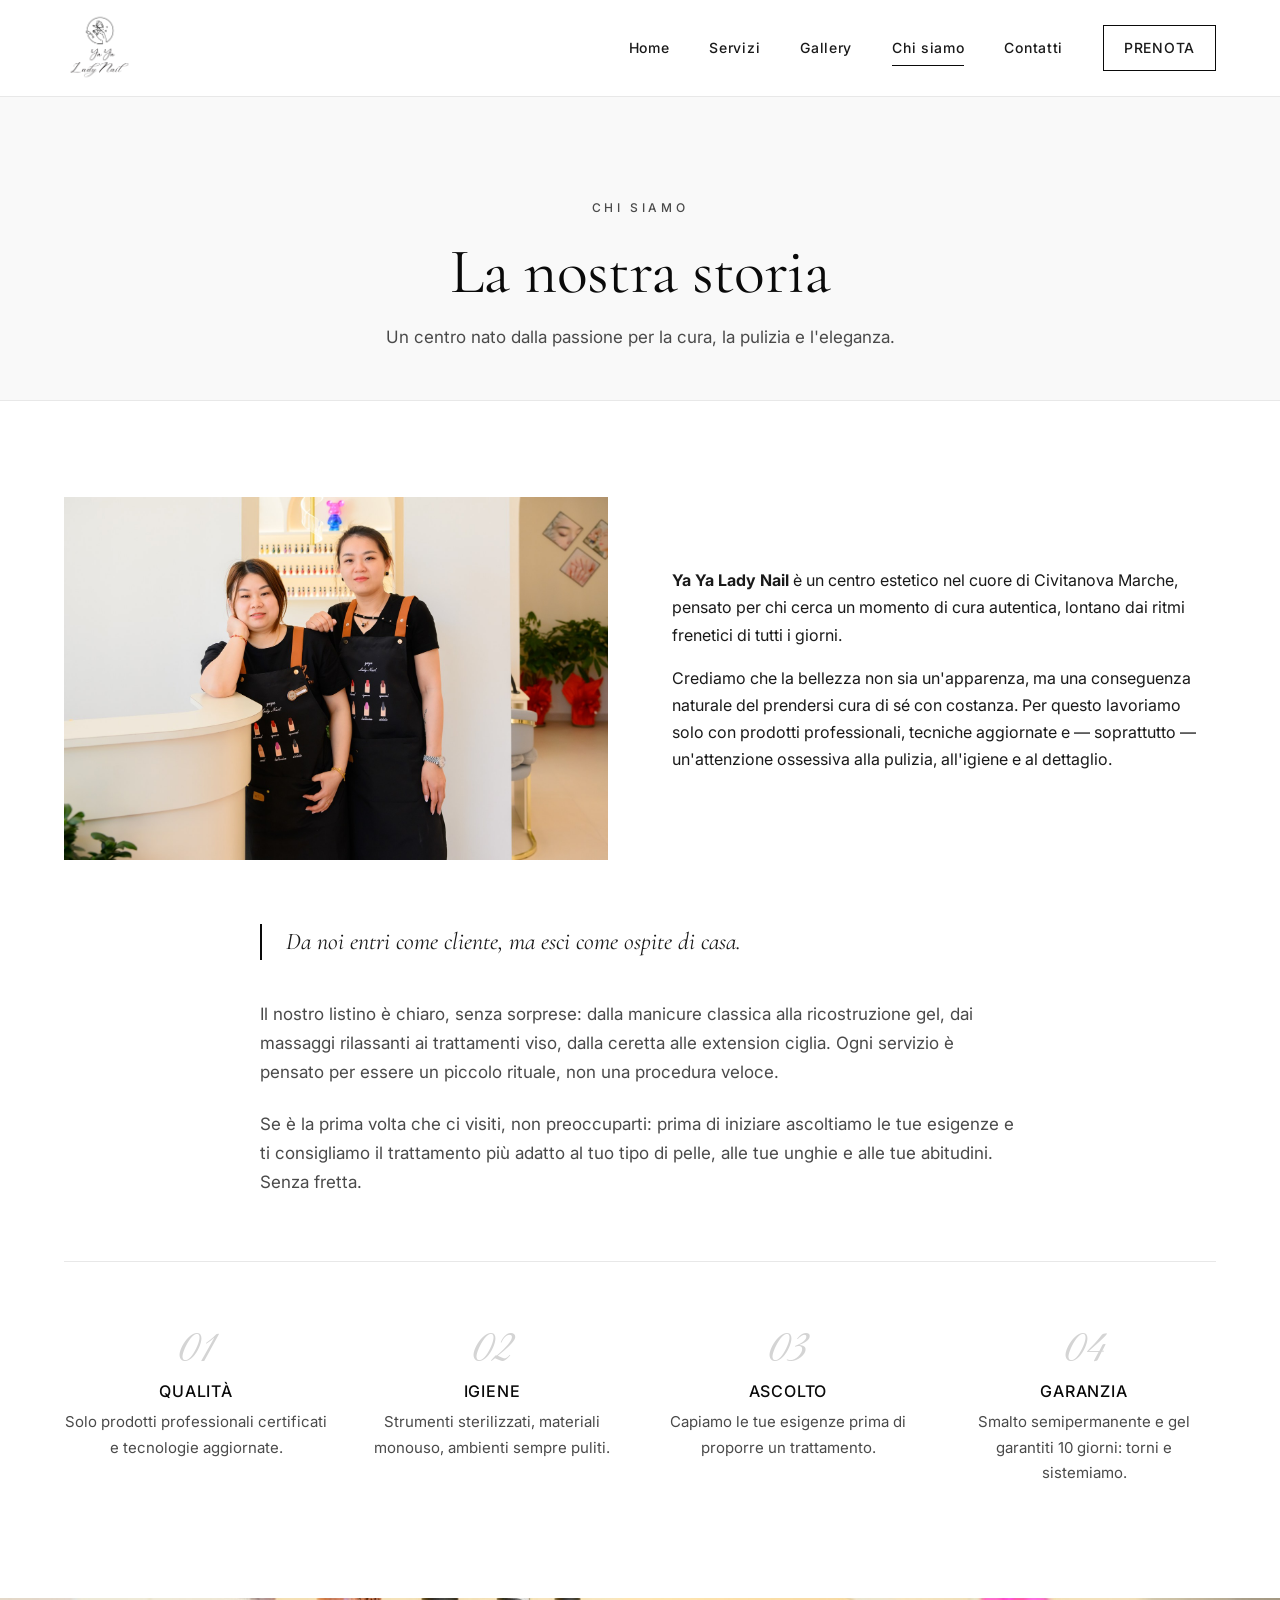
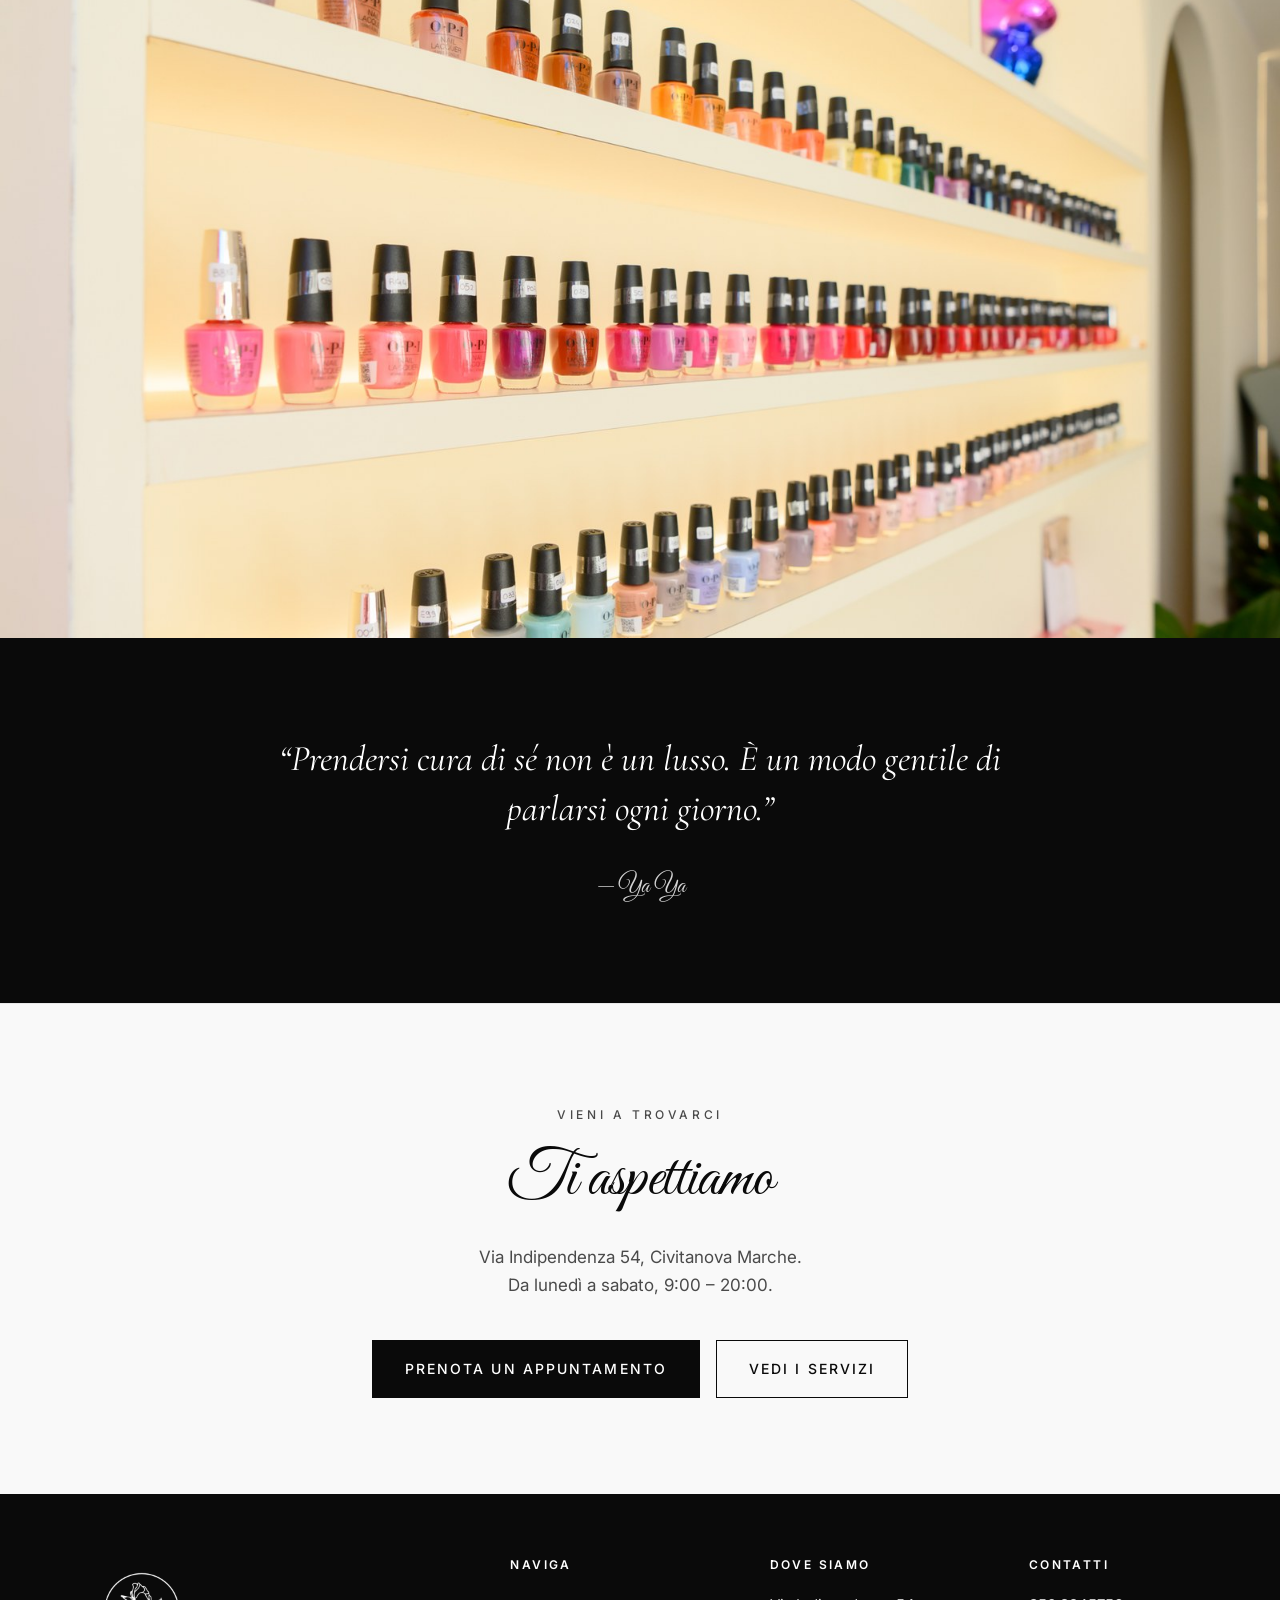
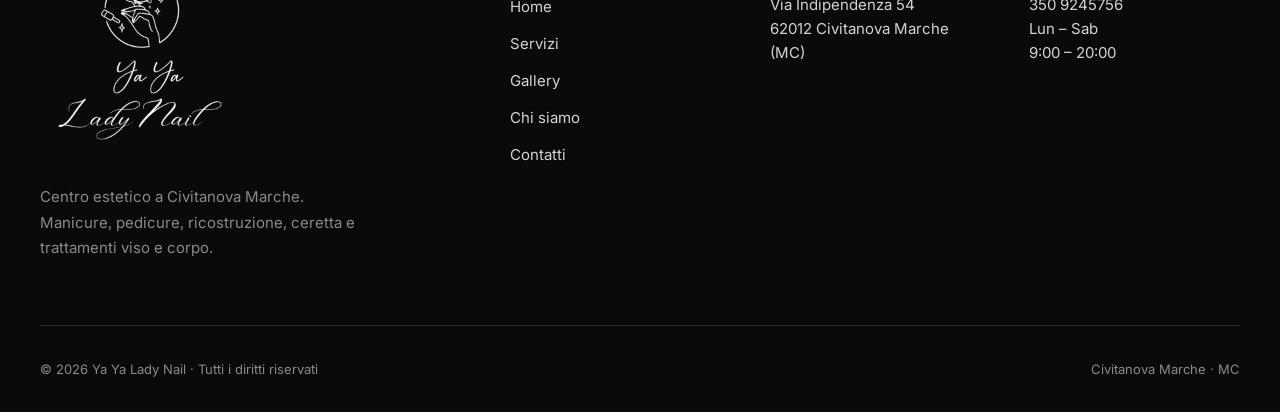
<file: yaya/chi-siamo.html>
<!DOCTYPE html>
<html lang="it">
<head>
<meta charset="UTF-8" />
<meta name="viewport" content="width=device-width, initial-scale=1.0" />
<title>Chi siamo — YaYa Lady Nail · Civitanova Marche</title>
<meta name="description" content="YaYa Lady Nail: la nostra storia, la nostra filosofia. Un centro estetico a Civitanova Marche dove ogni cliente è un'ospite e ogni dettaglio conta." />
<meta name="theme-color" content="#0a0a0a" />
<link rel="preconnect" href="https://fonts.googleapis.com" />
<link rel="preconnect" href="https://fonts.gstatic.com" crossorigin />
<link href="https://fonts.googleapis.com/css2?family=Cormorant+Garamond:ital,wght@0,400;0,500;0,600;1,400&family=Great+Vibes&family=Inter:wght@400;500;600&display=swap" rel="stylesheet" />
<link rel="stylesheet" href="assets/css/style.css" />
<link rel="icon" type="image/png" href="assets/img/favicon.png" />
<link rel="apple-touch-icon" href="assets/img/apple-touch-icon.png" />
</head>
<body>

<header class="site-header">
  <div class="header-inner">
    <a href="index.html" class="brand" aria-label="Ya Ya Lady Nail">
      <img src="assets/img/logo.png" alt="Ya Ya Lady Nail" class="brand-logo" />
    </a>
    <button class="menu-toggle" aria-label="Apri menu" aria-expanded="false">
      <span></span><span></span><span></span>
    </button>
    <nav class="nav" aria-label="Menu principale">
      <a href="index.html">Home</a>
      <a href="servizi.html">Servizi</a>
      <a href="gallery.html">Gallery</a>
      <a href="chi-siamo.html" class="active">Chi siamo</a>
      <a href="contatti.html">Contatti</a>
      <a href="contatti.html#prenota" class="nav-cta">Prenota</a>
    </nav>
  </div>
</header>

<main>

  <section class="page-header">
    <span class="eyebrow">Chi siamo</span>
    <h1>La nostra storia</h1>
    <p>Un centro nato dalla passione per la cura, la pulizia e l'eleganza.</p>
  </section>

  <section>
    <div class="container">

      <div class="about-image-grid">
        <div class="about-image reveal">
          <img src="assets/img/chi-siamo-01.jpg" alt="Il centro estetico Ya Ya Lady Nail" loading="lazy" />
        </div>
        <div class="reveal">
          <p>
            <strong>Ya Ya Lady Nail</strong> è un centro estetico nel cuore di Civitanova Marche,
            pensato per chi cerca un momento di cura autentica, lontano dai ritmi frenetici
            di tutti i giorni.
          </p>
          <p>
            Crediamo che la bellezza non sia un'apparenza, ma una conseguenza naturale
            del prendersi cura di sé con costanza. Per questo lavoriamo solo con prodotti
            professionali, tecniche aggiornate e — soprattutto — un'attenzione ossessiva
            alla pulizia, all'igiene e al dettaglio.
          </p>
        </div>
      </div>

      <div class="about-content">

        <p class="lead reveal">
          Da noi entri come cliente, ma esci come ospite di casa.
        </p>

        <p class="reveal">
          Il nostro listino è chiaro, senza sorprese: dalla manicure classica alla
          ricostruzione gel, dai massaggi rilassanti ai trattamenti viso, dalla ceretta
          alle extension ciglia. Ogni servizio è pensato per essere un piccolo rituale,
          non una procedura veloce.
        </p>

        <p class="reveal">
          Se è la prima volta che ci visiti, non preoccuparti: prima di iniziare ascoltiamo
          le tue esigenze e ti consigliamo il trattamento più adatto al tuo tipo di pelle,
          alle tue unghie e alle tue abitudini. Senza fretta.
        </p>

      </div>

      <div class="values-grid">
        <div class="value-item reveal">
          <div class="num">01</div>
          <h4>Qualità</h4>
          <p>Solo prodotti professionali certificati e tecnologie aggiornate.</p>
        </div>
        <div class="value-item reveal">
          <div class="num">02</div>
          <h4>Igiene</h4>
          <p>Strumenti sterilizzati, materiali monouso, ambienti sempre puliti.</p>
        </div>
        <div class="value-item reveal">
          <div class="num">03</div>
          <h4>Ascolto</h4>
          <p>Capiamo le tue esigenze prima di proporre un trattamento.</p>
        </div>
        <div class="value-item reveal">
          <div class="num">04</div>
          <h4>Garanzia</h4>
          <p>Smalto semipermanente e gel garantiti 10 giorni: torni e sistemiamo.</p>
        </div>
      </div>

    </div>
  </section>

  <div class="image-banner reveal">
    <img src="assets/img/chi-siamo-02.jpg" alt="L'ambiente del centro estetico Ya Ya Lady Nail" loading="lazy" />
  </div>

  <section class="quote">
    <div class="container-narrow reveal">
      <blockquote>
        &ldquo;Prendersi cura di sé non è un lusso.
        È un modo gentile di parlarsi ogni giorno.&rdquo;
      </blockquote>
      <cite>— Ya Ya</cite>
    </div>
  </section>

  <section class="cta-section">
    <div class="container-narrow reveal">
      <span class="eyebrow">Vieni a trovarci</span>
      <h2>Ti aspettiamo</h2>
      <p>
        Via Indipendenza 54, Civitanova Marche.<br />
        Da lunedì a sabato, 9:00 – 20:00.
      </p>
      <div class="hero-actions">
        <a href="contatti.html#prenota" class="btn btn-primary">Prenota un appuntamento</a>
        <a href="servizi.html" class="btn btn-outline">Vedi i servizi</a>
      </div>
    </div>
  </section>

</main>

<footer class="site-footer">
  <div class="footer-grid">
    <div class="footer-brand">
      <a href="index.html" class="brand" aria-label="Ya Ya Lady Nail">
        <img src="assets/img/logo.png" alt="Ya Ya Lady Nail" class="footer-logo" />
      </a>
      <p>Centro estetico a Civitanova Marche.
      Manicure, pedicure, ricostruzione, ceretta e trattamenti viso e corpo.</p>
    </div>
    <div class="footer-col">
      <h4>Naviga</h4>
      <ul>
        <li><a href="index.html">Home</a></li>
        <li><a href="servizi.html">Servizi</a></li>
        <li><a href="gallery.html">Gallery</a></li>
        <li><a href="chi-siamo.html">Chi siamo</a></li>
        <li><a href="contatti.html">Contatti</a></li>
      </ul>
    </div>
    <div class="footer-col">
      <h4>Dove siamo</h4>
      <p>Via Indipendenza 54<br />62012 Civitanova Marche (MC)</p>
    </div>
    <div class="footer-col">
      <h4>Contatti</h4>
      <p>
        <a href="tel:+393509245756">350 9245756</a><br />
        Lun – Sab<br />9:00 – 20:00
      </p>
    </div>
  </div>
  <div class="footer-bottom">
    <span>© <span id="year"></span> Ya Ya Lady Nail · Tutti i diritti riservati</span>
    <span>Civitanova Marche · MC</span>
  </div>
</footer>

<script>document.getElementById("year").textContent = new Date().getFullYear();</script>
<script src="assets/js/main.js"></script>
</body>
</html>
</file>
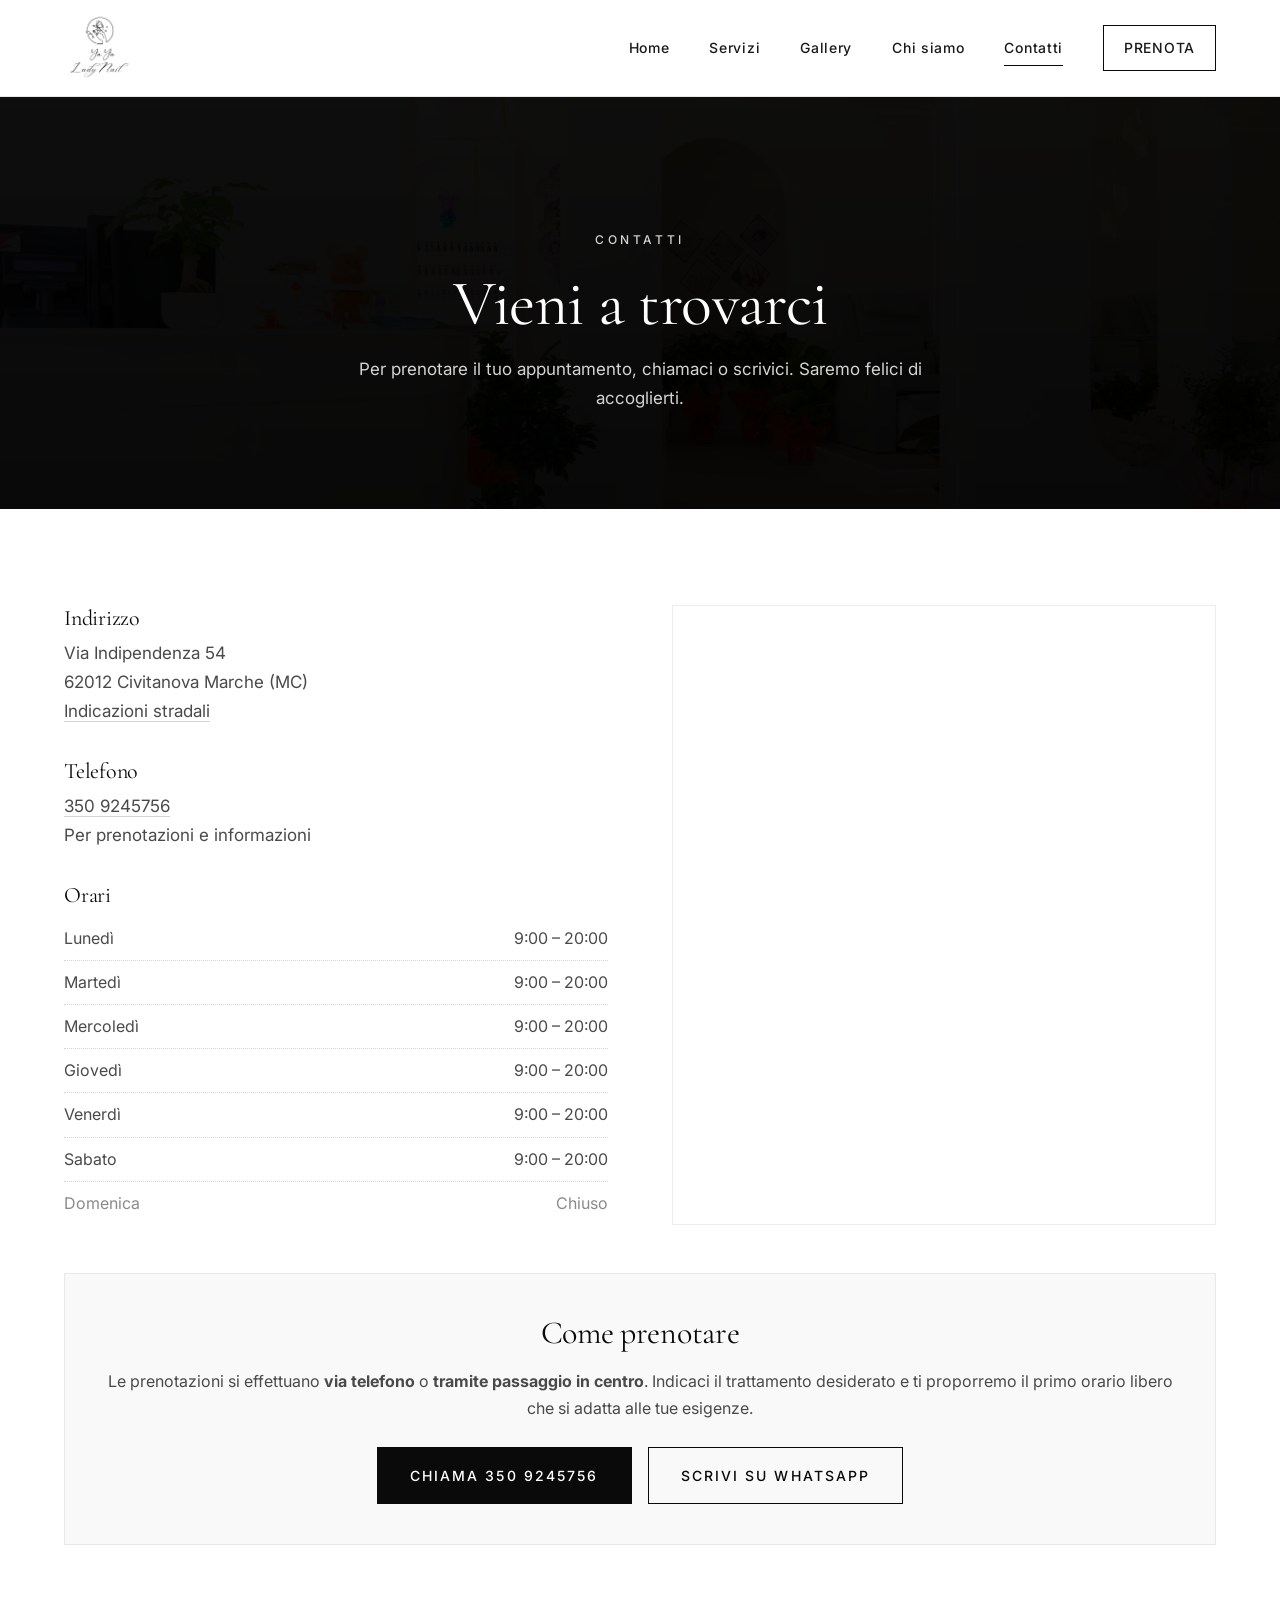
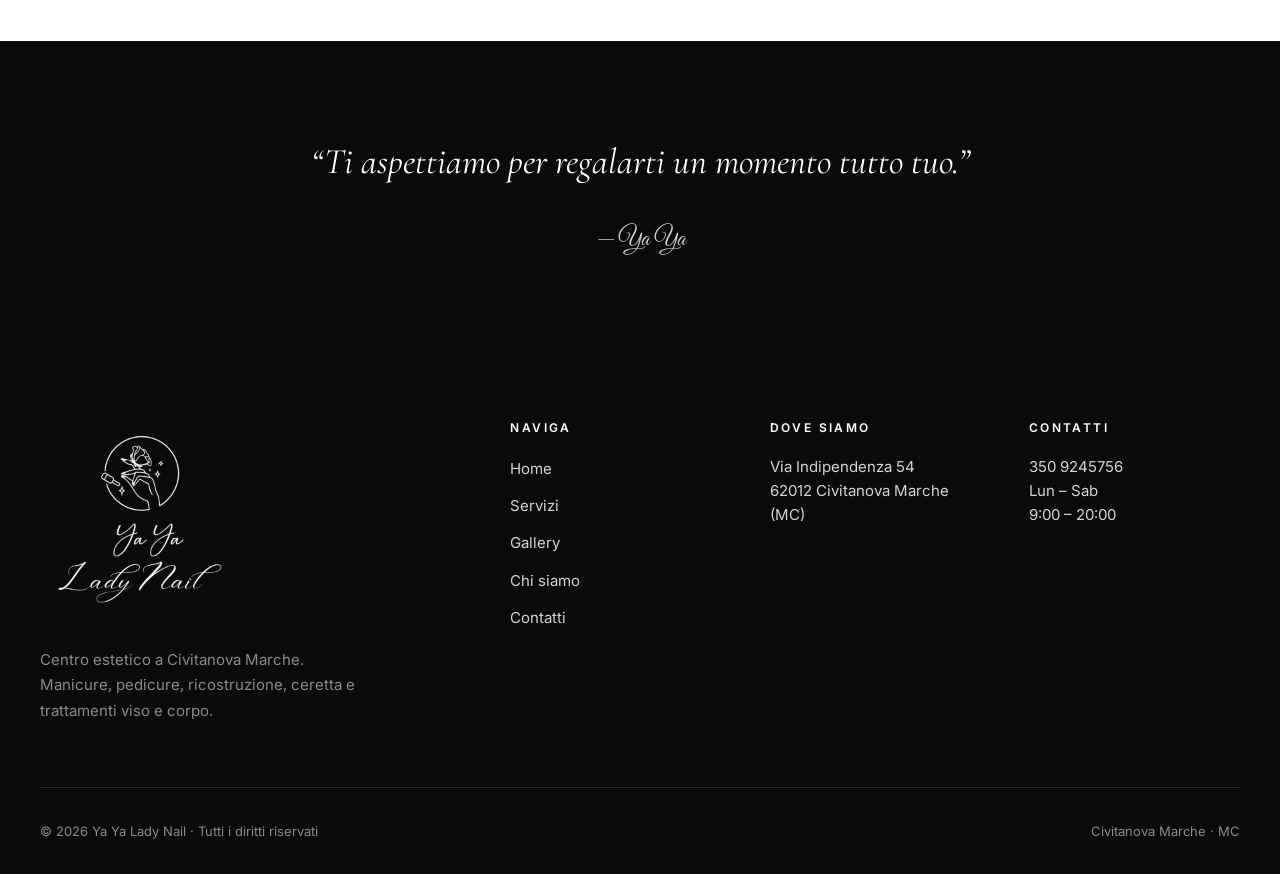
<file: yaya/contatti.html>
<!DOCTYPE html>
<html lang="it">
<head>
<meta charset="UTF-8" />
<meta name="viewport" content="width=device-width, initial-scale=1.0" />
<title>Contatti e Prenotazioni — YaYa Lady Nail</title>
<meta name="description" content="Contatti e prenotazioni YaYa Lady Nail: Via Indipendenza 54, Civitanova Marche. Tel 350 9245756. Lunedì–Sabato 9:00 – 20:00." />
<meta name="theme-color" content="#0a0a0a" />
<link rel="preconnect" href="https://fonts.googleapis.com" />
<link rel="preconnect" href="https://fonts.gstatic.com" crossorigin />
<link href="https://fonts.googleapis.com/css2?family=Cormorant+Garamond:ital,wght@0,400;0,500;0,600;1,400&family=Great+Vibes&family=Inter:wght@400;500;600&display=swap" rel="stylesheet" />
<link rel="stylesheet" href="assets/css/style.css" />
<link rel="icon" type="image/png" href="assets/img/favicon.png" />
<link rel="apple-touch-icon" href="assets/img/apple-touch-icon.png" />
</head>
<body>

<header class="site-header">
  <div class="header-inner">
    <a href="index.html" class="brand" aria-label="Ya Ya Lady Nail">
      <img src="assets/img/logo.png" alt="Ya Ya Lady Nail" class="brand-logo" />
    </a>
    <button class="menu-toggle" aria-label="Apri menu" aria-expanded="false">
      <span></span><span></span><span></span>
    </button>
    <nav class="nav" aria-label="Menu principale">
      <a href="index.html">Home</a>
      <a href="servizi.html">Servizi</a>
      <a href="gallery.html">Gallery</a>
      <a href="chi-siamo.html">Chi siamo</a>
      <a href="contatti.html" class="active">Contatti</a>
      <a href="contatti.html#prenota" class="nav-cta">Prenota</a>
    </nav>
  </div>
</header>

<main>

  <section class="page-header has-bg" style="background-image: linear-gradient(180deg, rgba(10,10,10,0.45), rgba(10,10,10,0.65)), url('assets/img/contatti.jpg');">
    <span class="eyebrow">Contatti</span>
    <h1>Vieni a trovarci</h1>
    <p>Per prenotare il tuo appuntamento, chiamaci o scrivici. Saremo felici di accoglierti.</p>
  </section>

  <section id="prenota">
    <div class="container">
      <div class="contact-grid">

        <div class="contact-info reveal">
          <h3>Indirizzo</h3>
          <p>
            Via Indipendenza 54<br />
            62012 Civitanova Marche (MC)<br />
            <a href="https://www.google.com/maps/dir/?api=1&destination=Via+Indipendenza+54+Civitanova+Marche+MC"
               target="_blank" rel="noopener">Indicazioni stradali</a>
          </p>

          <h3>Telefono</h3>
          <p>
            <a href="tel:+393509245756">350 9245756</a><br />
            Per prenotazioni e informazioni
          </p>

          <h3>Orari</h3>
          <ul class="hours-list">
            <li><span>Lunedì</span><span>9:00 – 20:00</span></li>
            <li><span>Martedì</span><span>9:00 – 20:00</span></li>
            <li><span>Mercoledì</span><span>9:00 – 20:00</span></li>
            <li><span>Giovedì</span><span>9:00 – 20:00</span></li>
            <li><span>Venerdì</span><span>9:00 – 20:00</span></li>
            <li><span>Sabato</span><span>9:00 – 20:00</span></li>
            <li class="closed"><span>Domenica</span><span>Chiuso</span></li>
          </ul>
        </div>

        <div class="reveal">
          <iframe
            class="map-embed"
            src="https://www.google.com/maps?q=Via+Indipendenza+54,+62012+Civitanova+Marche+MC&output=embed"
            loading="lazy"
            referrerpolicy="no-referrer-when-downgrade"
            allowfullscreen=""
            title="Mappa Ya Ya Lady Nail — Via Indipendenza 54, Civitanova Marche">
          </iframe>
        </div>

      </div>

      <div class="contact-cta-box reveal">
        <h3>Come prenotare</h3>
        <p>
          Le prenotazioni si effettuano <strong>via telefono</strong> o
          <strong>tramite passaggio in centro</strong>. Indicaci il trattamento
          desiderato e ti proporremo il primo orario libero che si adatta alle tue esigenze.
        </p>
        <div class="btn-row">
          <a href="tel:+393509245756" class="btn btn-primary">Chiama 350 9245756</a>
          <a href="https://wa.me/393509245756?text=Ciao%20Ya%20Ya%20Lady%20Nail%2C%20vorrei%20prenotare%20un%20appuntamento."
             class="btn btn-outline" target="_blank" rel="noopener">Scrivi su WhatsApp</a>
        </div>
      </div>

    </div>
  </section>

  <section class="quote">
    <div class="container-narrow reveal">
      <blockquote>
        &ldquo;Ti aspettiamo per regalarti un momento tutto tuo.&rdquo;
      </blockquote>
      <cite>— Ya Ya</cite>
    </div>
  </section>

</main>

<footer class="site-footer">
  <div class="footer-grid">
    <div class="footer-brand">
      <a href="index.html" class="brand" aria-label="Ya Ya Lady Nail">
        <img src="assets/img/logo.png" alt="Ya Ya Lady Nail" class="footer-logo" />
      </a>
      <p>Centro estetico a Civitanova Marche.
      Manicure, pedicure, ricostruzione, ceretta e trattamenti viso e corpo.</p>
    </div>
    <div class="footer-col">
      <h4>Naviga</h4>
      <ul>
        <li><a href="index.html">Home</a></li>
        <li><a href="servizi.html">Servizi</a></li>
        <li><a href="gallery.html">Gallery</a></li>
        <li><a href="chi-siamo.html">Chi siamo</a></li>
        <li><a href="contatti.html">Contatti</a></li>
      </ul>
    </div>
    <div class="footer-col">
      <h4>Dove siamo</h4>
      <p>Via Indipendenza 54<br />62012 Civitanova Marche (MC)</p>
    </div>
    <div class="footer-col">
      <h4>Contatti</h4>
      <p>
        <a href="tel:+393509245756">350 9245756</a><br />
        Lun – Sab<br />9:00 – 20:00
      </p>
    </div>
  </div>
  <div class="footer-bottom">
    <span>© <span id="year"></span> Ya Ya Lady Nail · Tutti i diritti riservati</span>
    <span>Civitanova Marche · MC</span>
  </div>
</footer>

<script>document.getElementById("year").textContent = new Date().getFullYear();</script>
<script src="assets/js/main.js"></script>
</body>
</html>
</file>
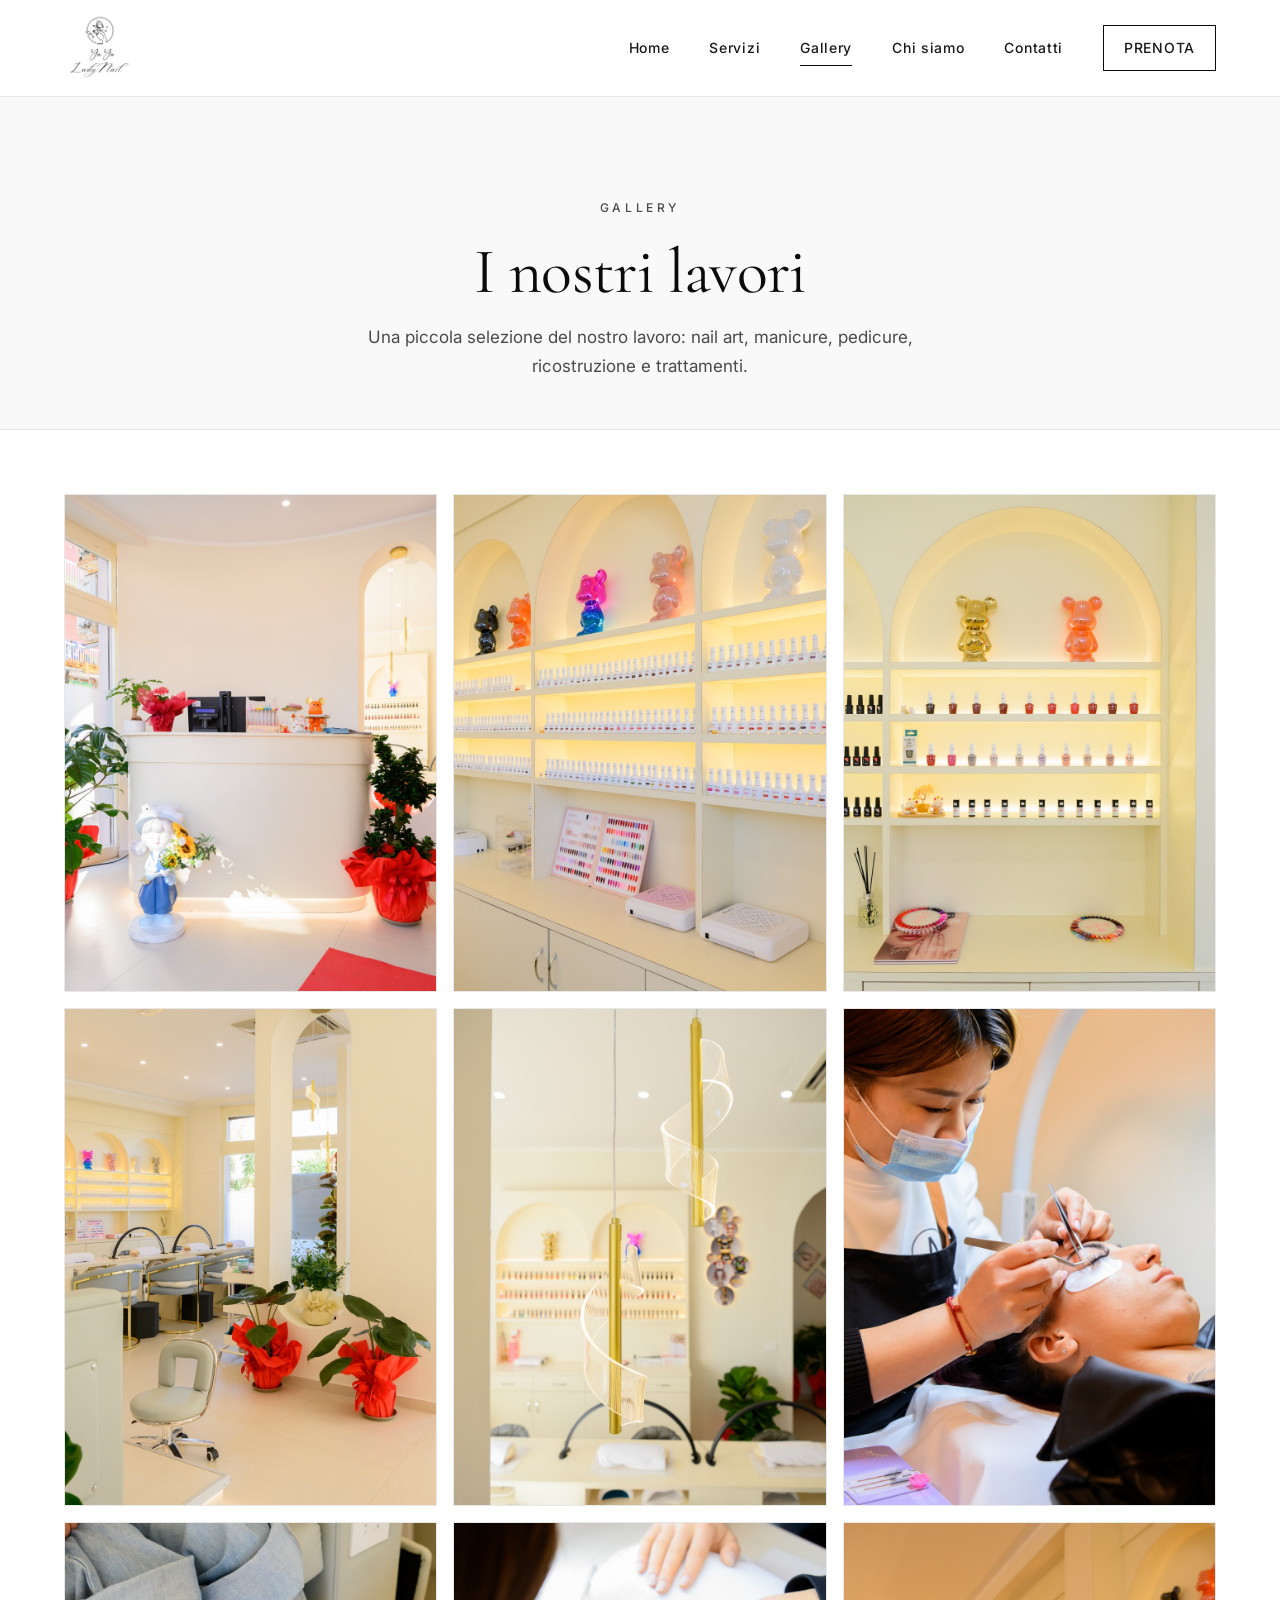
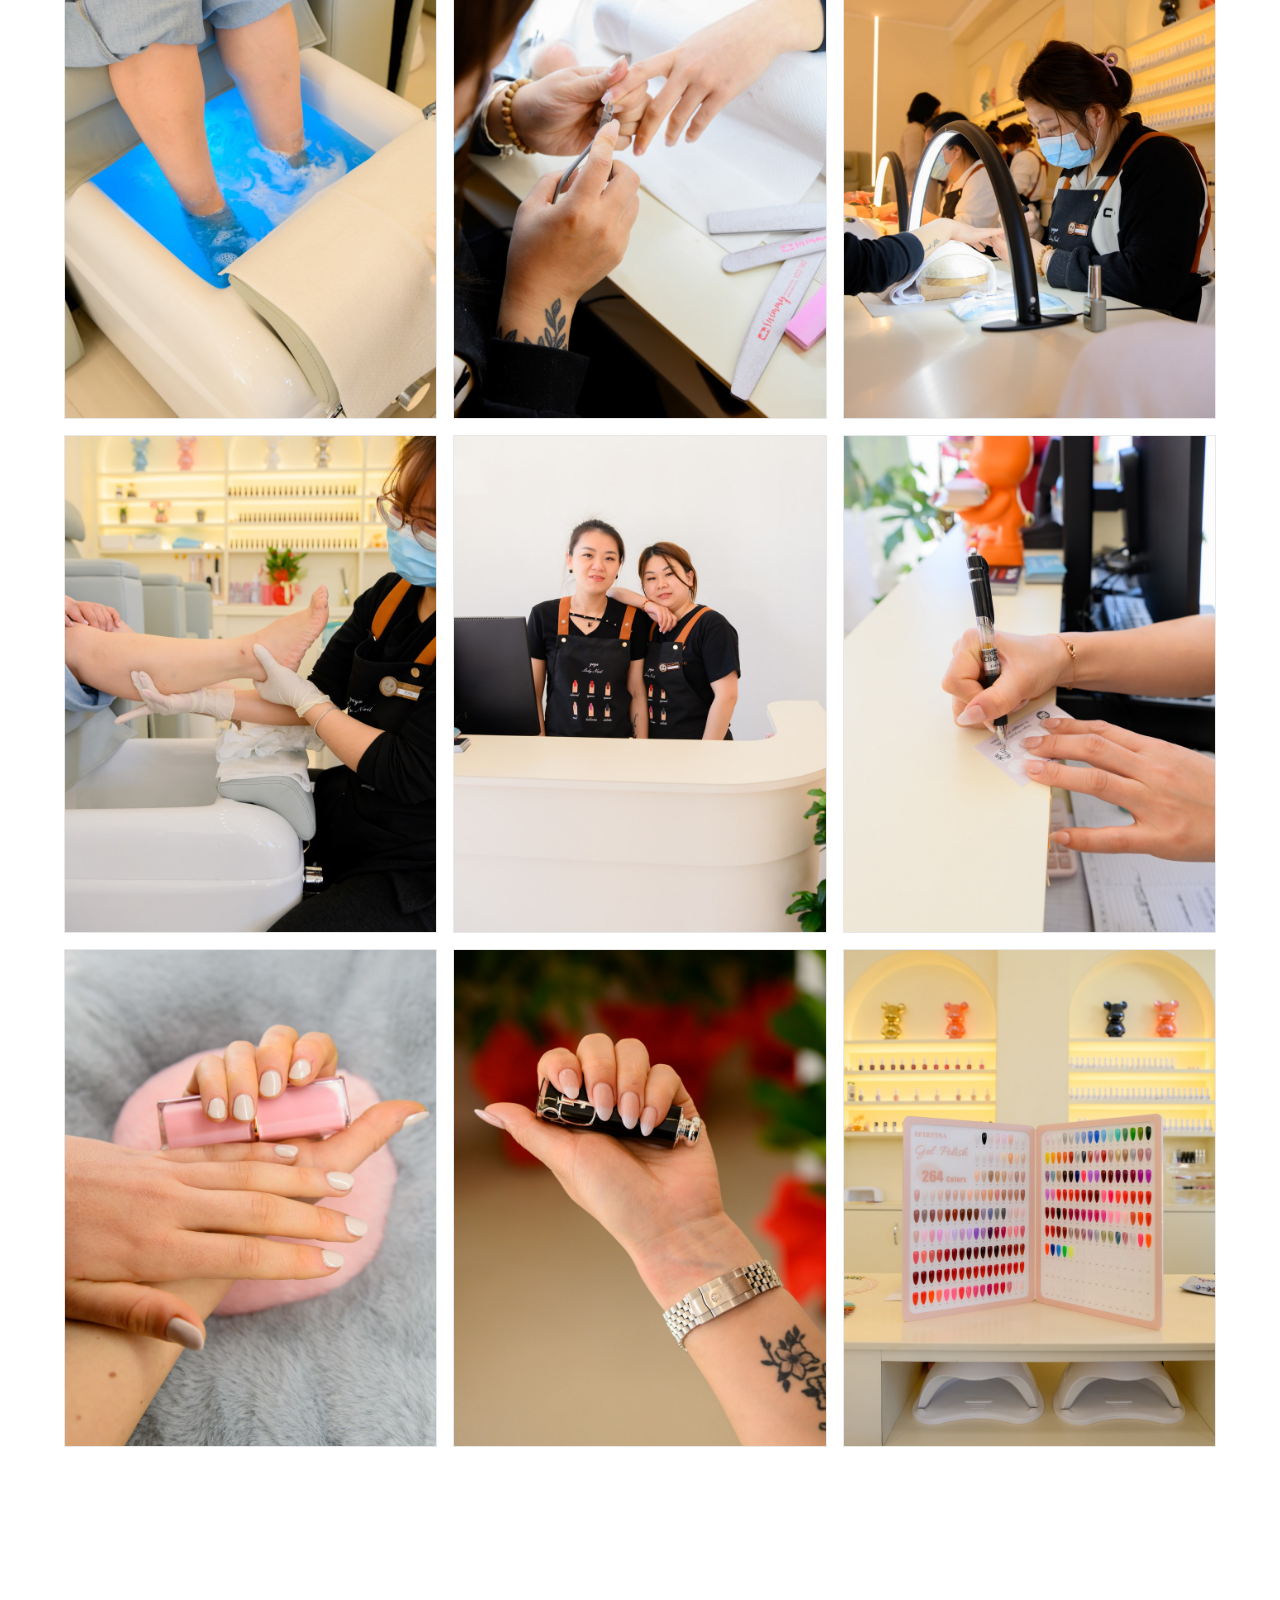
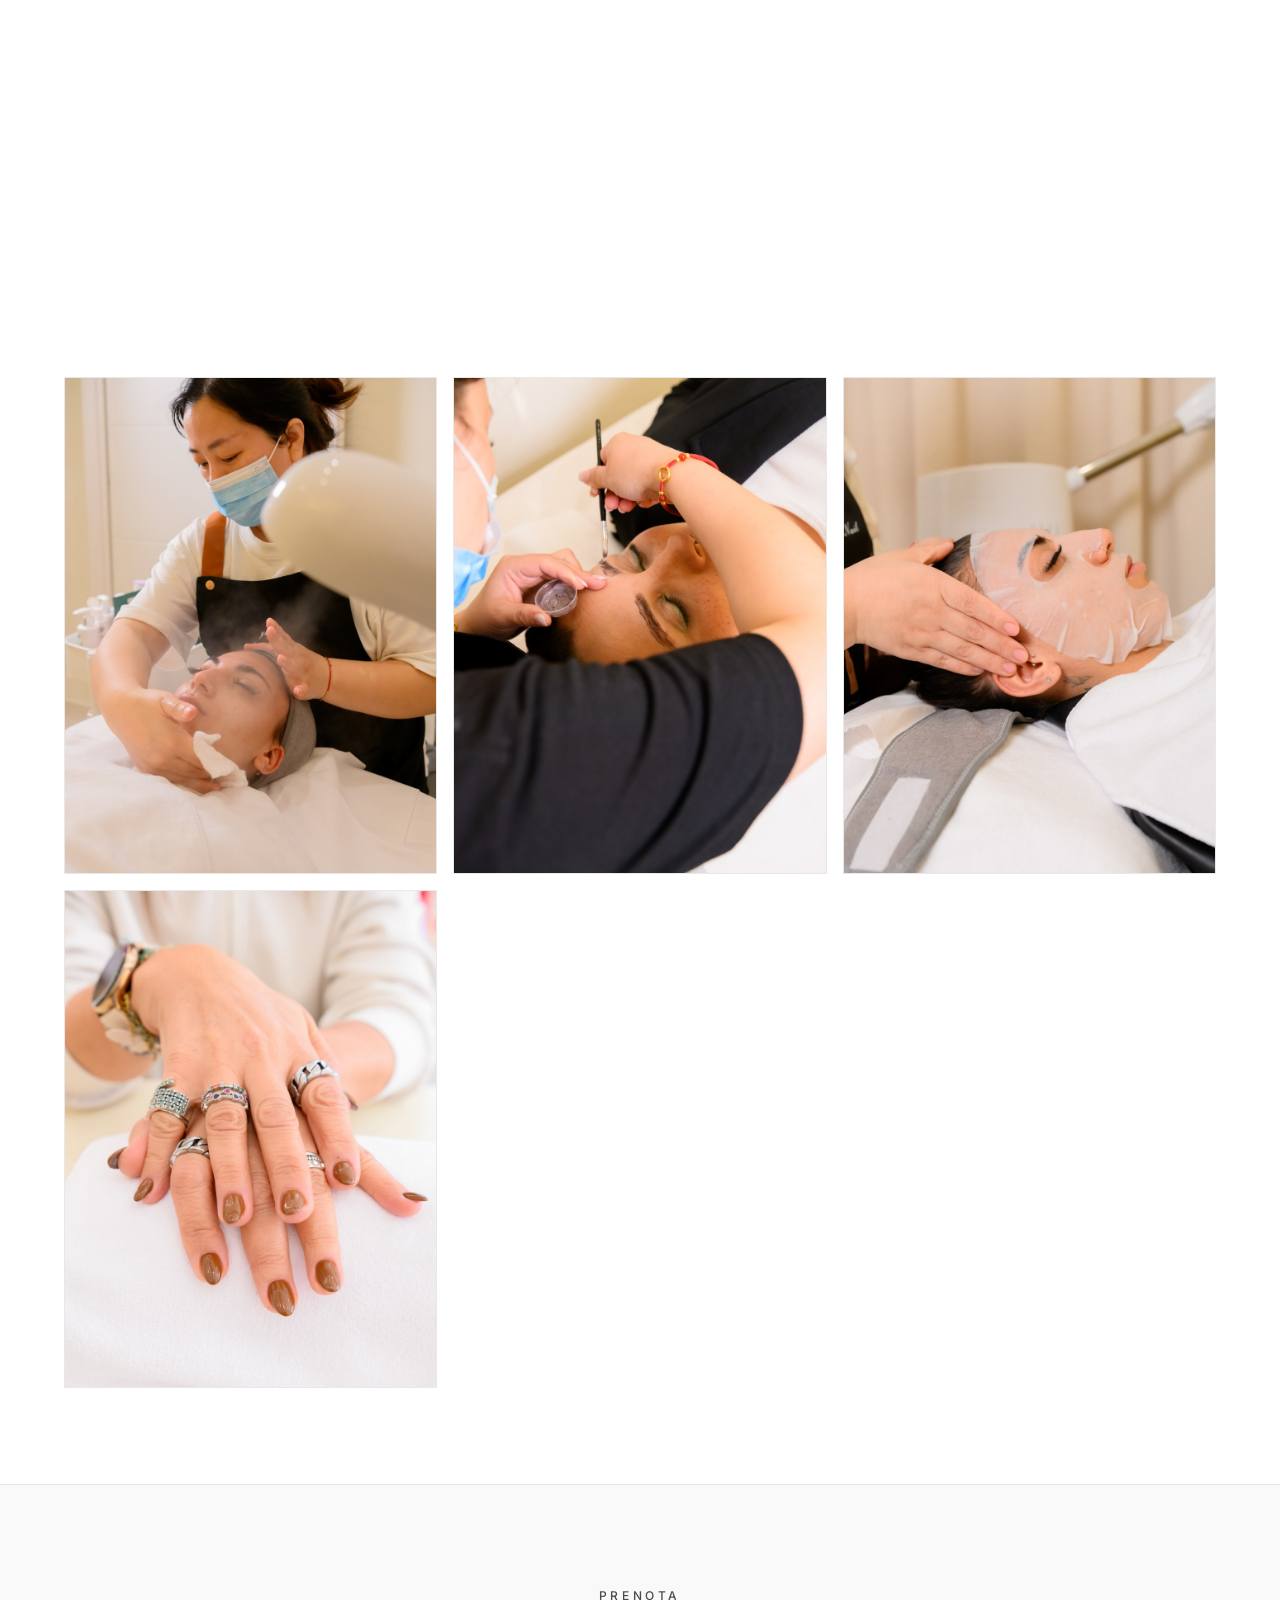
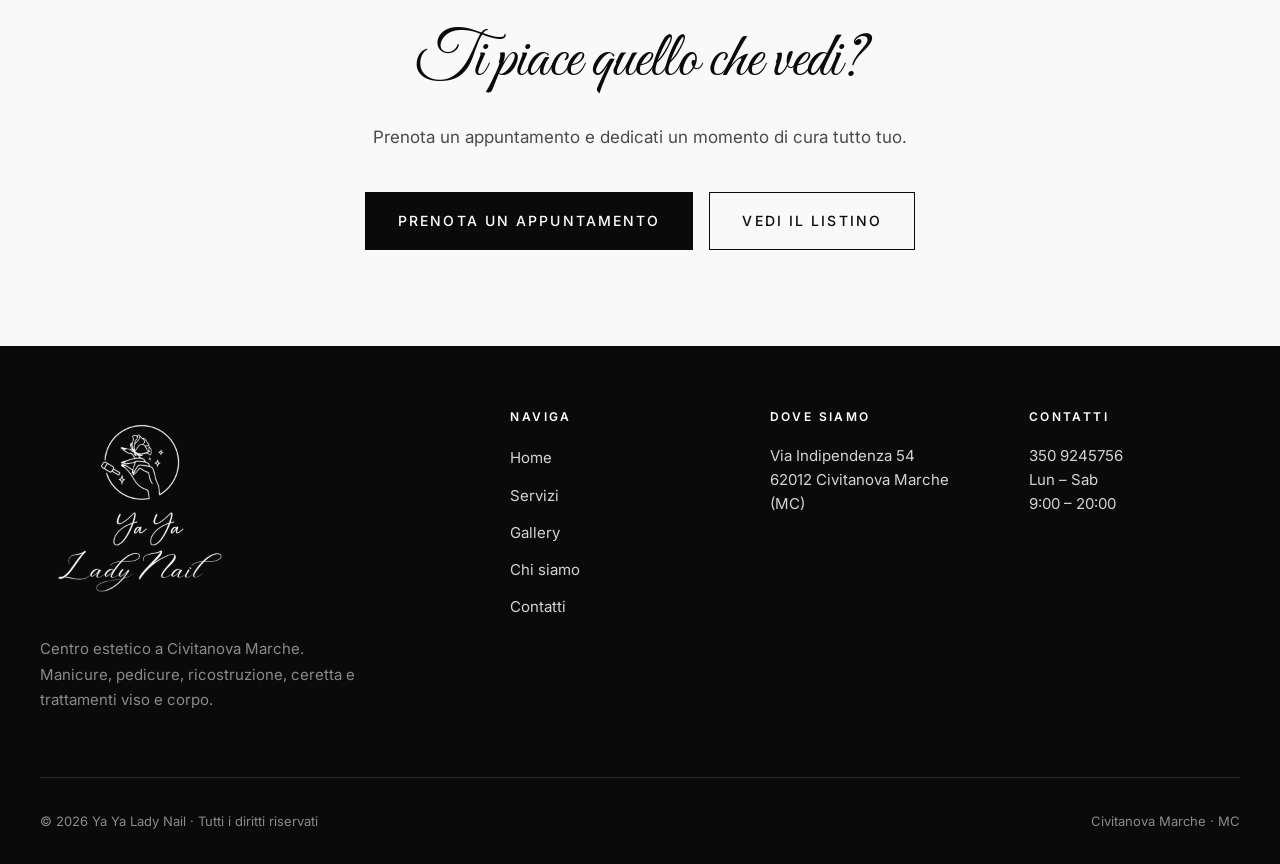
<file: yaya/gallery.html>
<!DOCTYPE html>
<html lang="it">
<head>
<meta charset="UTF-8" />
<meta name="viewport" content="width=device-width, initial-scale=1.0" />
<title>Gallery — YaYa Lady Nail · Civitanova Marche</title>
<meta name="description" content="La gallery di YaYa Lady Nail: i nostri lavori di nail art, manicure, pedicure, ricostruzione gel e trattamenti. Civitanova Marche." />
<meta name="theme-color" content="#0a0a0a" />
<link rel="preconnect" href="https://fonts.googleapis.com" />
<link rel="preconnect" href="https://fonts.gstatic.com" crossorigin />
<link href="https://fonts.googleapis.com/css2?family=Cormorant+Garamond:ital,wght@0,400;0,500;0,600;1,400&family=Great+Vibes&family=Inter:wght@400;500;600&display=swap" rel="stylesheet" />
<link rel="stylesheet" href="assets/css/style.css" />
<link rel="icon" type="image/png" href="assets/img/favicon.png" />
<link rel="apple-touch-icon" href="assets/img/apple-touch-icon.png" />
</head>
<body>

<header class="site-header">
  <div class="header-inner">
    <a href="index.html" class="brand" aria-label="Ya Ya Lady Nail">
      <img src="assets/img/logo.png" alt="Ya Ya Lady Nail" class="brand-logo" />
    </a>
    <button class="menu-toggle" aria-label="Apri menu" aria-expanded="false">
      <span></span><span></span><span></span>
    </button>
    <nav class="nav" aria-label="Menu principale">
      <a href="index.html">Home</a>
      <a href="servizi.html">Servizi</a>
      <a href="gallery.html" class="active">Gallery</a>
      <a href="chi-siamo.html">Chi siamo</a>
      <a href="contatti.html">Contatti</a>
      <a href="contatti.html#prenota" class="nav-cta">Prenota</a>
    </nav>
  </div>
</header>

<main>

  <section class="page-header">
    <span class="eyebrow">Gallery</span>
    <h1>I nostri lavori</h1>
    <p>Una piccola selezione del nostro lavoro: nail art, manicure, pedicure, ricostruzione e trattamenti.</p>
  </section>

  <section class="gallery-section">
    <div class="container">
      <div class="gallery-grid" id="gallery-grid">
        <a href="assets/img/gallery/gallery-01.jpg" class="gallery-item reveal" data-caption="Lavoro Ya Ya Lady Nail"><img src="assets/img/gallery/gallery-01.jpg" alt="Lavoro Ya Ya Lady Nail 01" loading="lazy" /></a>
        <a href="assets/img/gallery/gallery-02.jpg" class="gallery-item reveal" data-caption="Lavoro Ya Ya Lady Nail"><img src="assets/img/gallery/gallery-02.jpg" alt="Lavoro Ya Ya Lady Nail 02" loading="lazy" /></a>
        <a href="assets/img/gallery/gallery-03.jpg" class="gallery-item reveal" data-caption="Lavoro Ya Ya Lady Nail"><img src="assets/img/gallery/gallery-03.jpg" alt="Lavoro Ya Ya Lady Nail 03" loading="lazy" /></a>
        <a href="assets/img/gallery/gallery-04.jpg" class="gallery-item reveal" data-caption="Lavoro Ya Ya Lady Nail"><img src="assets/img/gallery/gallery-04.jpg" alt="Lavoro Ya Ya Lady Nail 04" loading="lazy" /></a>
        <a href="assets/img/gallery/gallery-05.jpg" class="gallery-item reveal" data-caption="Lavoro Ya Ya Lady Nail"><img src="assets/img/gallery/gallery-05.jpg" alt="Lavoro Ya Ya Lady Nail 05" loading="lazy" /></a>
        <a href="assets/img/gallery/gallery-06.jpg" class="gallery-item reveal" data-caption="Lavoro Ya Ya Lady Nail"><img src="assets/img/gallery/gallery-06.jpg" alt="Lavoro Ya Ya Lady Nail 06" loading="lazy" /></a>
        <a href="assets/img/gallery/gallery-07.jpg" class="gallery-item reveal" data-caption="Lavoro Ya Ya Lady Nail"><img src="assets/img/gallery/gallery-07.jpg" alt="Lavoro Ya Ya Lady Nail 07" loading="lazy" /></a>
        <a href="assets/img/gallery/gallery-08.jpg" class="gallery-item reveal" data-caption="Lavoro Ya Ya Lady Nail"><img src="assets/img/gallery/gallery-08.jpg" alt="Lavoro Ya Ya Lady Nail 08" loading="lazy" /></a>
        <a href="assets/img/gallery/gallery-09.jpg" class="gallery-item reveal" data-caption="Lavoro Ya Ya Lady Nail"><img src="assets/img/gallery/gallery-09.jpg" alt="Lavoro Ya Ya Lady Nail 09" loading="lazy" /></a>
        <a href="assets/img/gallery/gallery-10.jpg" class="gallery-item reveal" data-caption="Lavoro Ya Ya Lady Nail"><img src="assets/img/gallery/gallery-10.jpg" alt="Lavoro Ya Ya Lady Nail 10" loading="lazy" /></a>
        <a href="assets/img/gallery/gallery-11.jpg" class="gallery-item reveal" data-caption="Lavoro Ya Ya Lady Nail"><img src="assets/img/gallery/gallery-11.jpg" alt="Lavoro Ya Ya Lady Nail 11" loading="lazy" /></a>
        <a href="assets/img/gallery/gallery-12.jpg" class="gallery-item reveal" data-caption="Lavoro Ya Ya Lady Nail"><img src="assets/img/gallery/gallery-12.jpg" alt="Lavoro Ya Ya Lady Nail 12" loading="lazy" /></a>
        <a href="assets/img/gallery/gallery-13.jpg" class="gallery-item reveal" data-caption="Lavoro Ya Ya Lady Nail"><img src="assets/img/gallery/gallery-13.jpg" alt="Lavoro Ya Ya Lady Nail 13" loading="lazy" /></a>
        <a href="assets/img/gallery/gallery-14.jpg" class="gallery-item reveal" data-caption="Lavoro Ya Ya Lady Nail"><img src="assets/img/gallery/gallery-14.jpg" alt="Lavoro Ya Ya Lady Nail 14" loading="lazy" /></a>
        <a href="assets/img/gallery/gallery-15.jpg" class="gallery-item reveal" data-caption="Lavoro Ya Ya Lady Nail"><img src="assets/img/gallery/gallery-15.jpg" alt="Lavoro Ya Ya Lady Nail 15" loading="lazy" /></a>
        <a href="assets/img/gallery/gallery-16.jpg" class="gallery-item reveal" data-caption="Lavoro Ya Ya Lady Nail"><img src="assets/img/gallery/gallery-16.jpg" alt="Lavoro Ya Ya Lady Nail 16" loading="lazy" /></a>
        <a href="assets/img/gallery/gallery-17.jpg" class="gallery-item reveal" data-caption="Lavoro Ya Ya Lady Nail"><img src="assets/img/gallery/gallery-17.jpg" alt="Lavoro Ya Ya Lady Nail 17" loading="lazy" /></a>
        <a href="assets/img/gallery/gallery-18.jpg" class="gallery-item reveal" data-caption="Lavoro Ya Ya Lady Nail"><img src="assets/img/gallery/gallery-18.jpg" alt="Lavoro Ya Ya Lady Nail 18" loading="lazy" /></a>
        <a href="assets/img/gallery/gallery-19.jpg" class="gallery-item reveal" data-caption="Lavoro Ya Ya Lady Nail"><img src="assets/img/gallery/gallery-19.jpg" alt="Lavoro Ya Ya Lady Nail 19" loading="lazy" /></a>
        <a href="assets/img/gallery/gallery-20.jpg" class="gallery-item reveal" data-caption="Lavoro Ya Ya Lady Nail"><img src="assets/img/gallery/gallery-20.jpg" alt="Lavoro Ya Ya Lady Nail 20" loading="lazy" /></a>
        <a href="assets/img/gallery/gallery-21.jpg" class="gallery-item reveal" data-caption="Lavoro Ya Ya Lady Nail"><img src="assets/img/gallery/gallery-21.jpg" alt="Lavoro Ya Ya Lady Nail 21" loading="lazy" /></a>
        <a href="assets/img/gallery/gallery-22.jpg" class="gallery-item reveal" data-caption="Lavoro Ya Ya Lady Nail"><img src="assets/img/gallery/gallery-22.jpg" alt="Lavoro Ya Ya Lady Nail 22" loading="lazy" /></a>
      </div>
    </div>
  </section>

  <section class="cta-section">
    <div class="container-narrow reveal">
      <span class="eyebrow">Prenota</span>
      <h2>Ti piace quello che vedi?</h2>
      <p>Prenota un appuntamento e dedicati un momento di cura tutto tuo.</p>
      <div class="hero-actions">
        <a href="contatti.html#prenota" class="btn btn-primary">Prenota un appuntamento</a>
        <a href="servizi.html" class="btn btn-outline">Vedi il listino</a>
      </div>
    </div>
  </section>

</main>

<!-- Lightbox -->
<div class="lightbox" id="lightbox" hidden>
  <button class="lb-close" aria-label="Chiudi">&times;</button>
  <button class="lb-nav lb-prev" aria-label="Precedente">&lsaquo;</button>
  <button class="lb-nav lb-next" aria-label="Successiva">&rsaquo;</button>
  <figure class="lb-figure">
    <img id="lb-img" alt="" />
    <figcaption id="lb-caption"></figcaption>
  </figure>
</div>

<footer class="site-footer">
  <div class="footer-grid">
    <div class="footer-brand">
      <a href="index.html" class="brand" aria-label="Ya Ya Lady Nail">
        <img src="assets/img/logo.png" alt="Ya Ya Lady Nail" class="footer-logo" />
      </a>
      <p>Centro estetico a Civitanova Marche.
      Manicure, pedicure, ricostruzione, ceretta e trattamenti viso e corpo.</p>
    </div>
    <div class="footer-col">
      <h4>Naviga</h4>
      <ul>
        <li><a href="index.html">Home</a></li>
        <li><a href="servizi.html">Servizi</a></li>
        <li><a href="gallery.html">Gallery</a></li>
        <li><a href="chi-siamo.html">Chi siamo</a></li>
        <li><a href="contatti.html">Contatti</a></li>
      </ul>
    </div>
    <div class="footer-col">
      <h4>Dove siamo</h4>
      <p>Via Indipendenza 54<br />62012 Civitanova Marche (MC)</p>
    </div>
    <div class="footer-col">
      <h4>Contatti</h4>
      <p>
        <a href="tel:+393509245756">350 9245756</a><br />
        Lun – Sab<br />9:00 – 20:00
      </p>
    </div>
  </div>
  <div class="footer-bottom">
    <span>&copy; <span id="year"></span> Ya Ya Lady Nail · Tutti i diritti riservati</span>
    <span>Civitanova Marche · MC</span>
  </div>
</footer>

<script>document.getElementById("year").textContent = new Date().getFullYear();</script>
<script src="assets/js/main.js"></script>
</body>
</html>
</file>
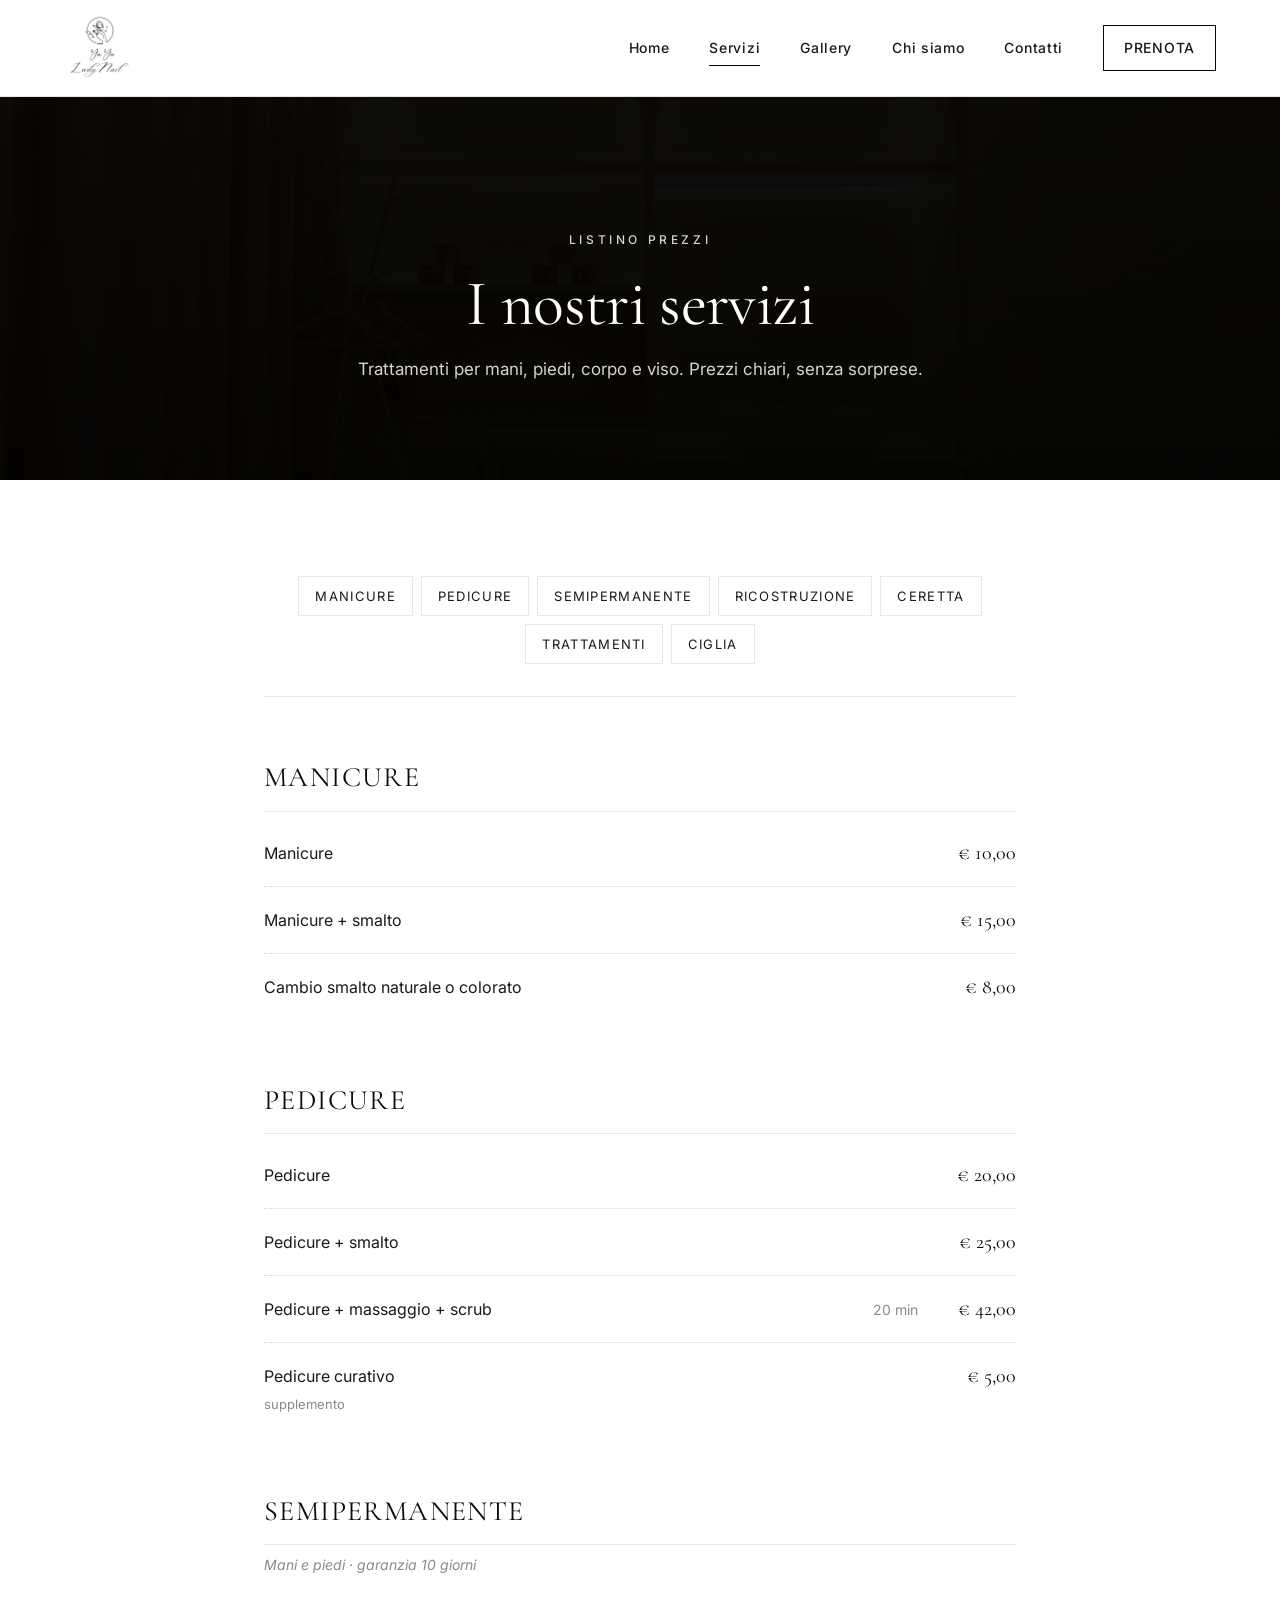
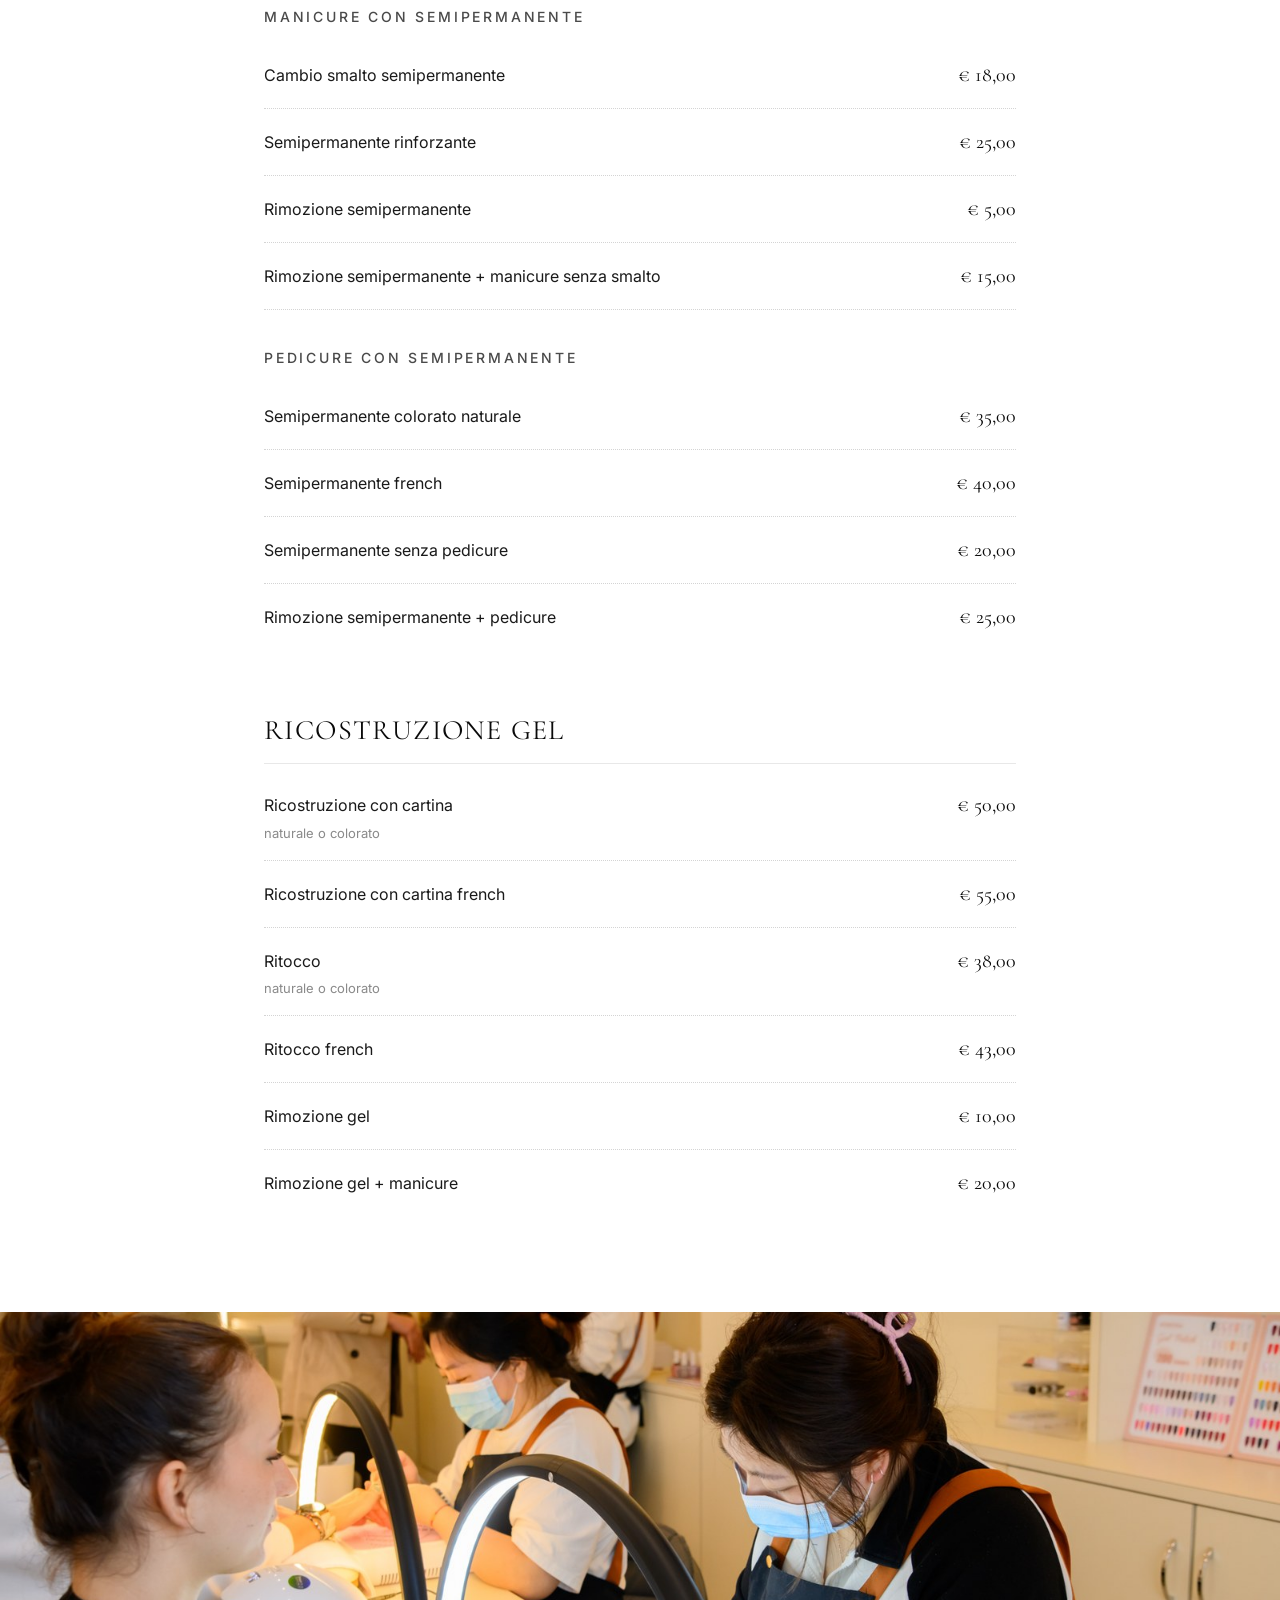
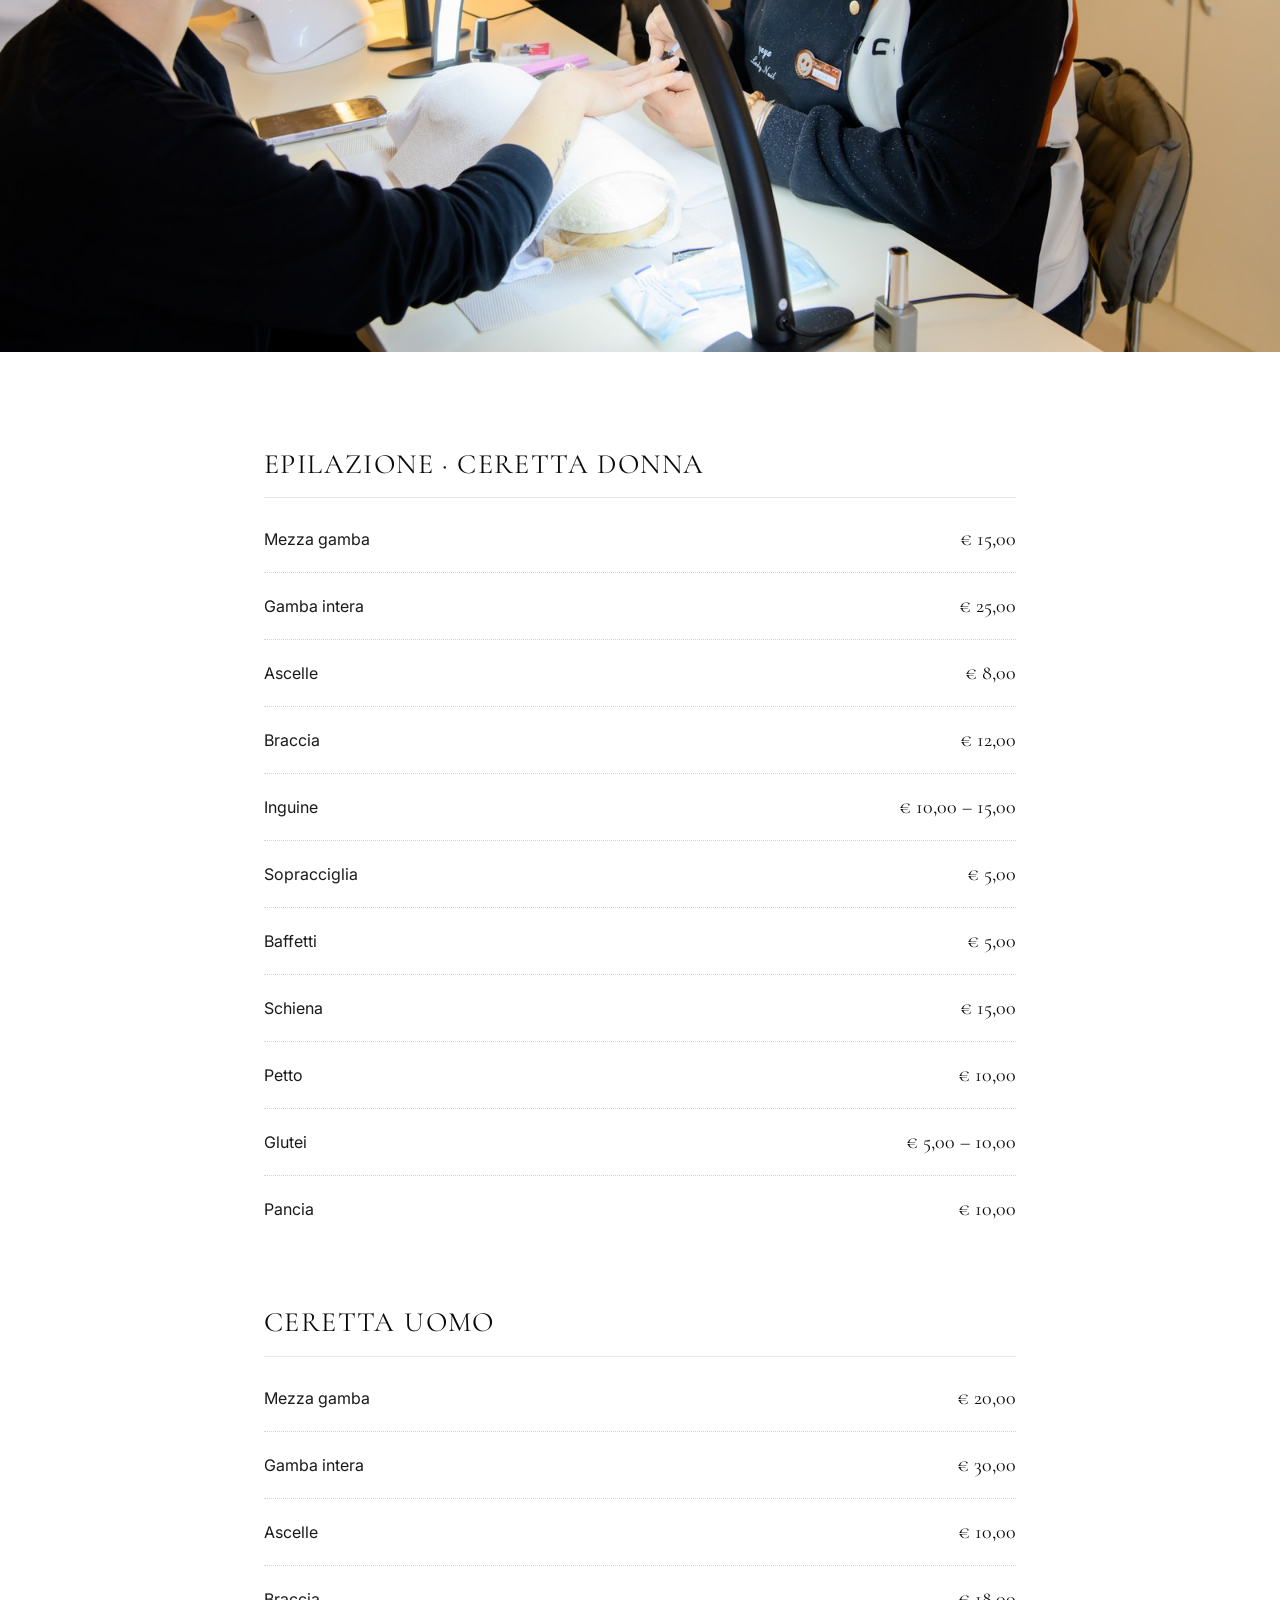
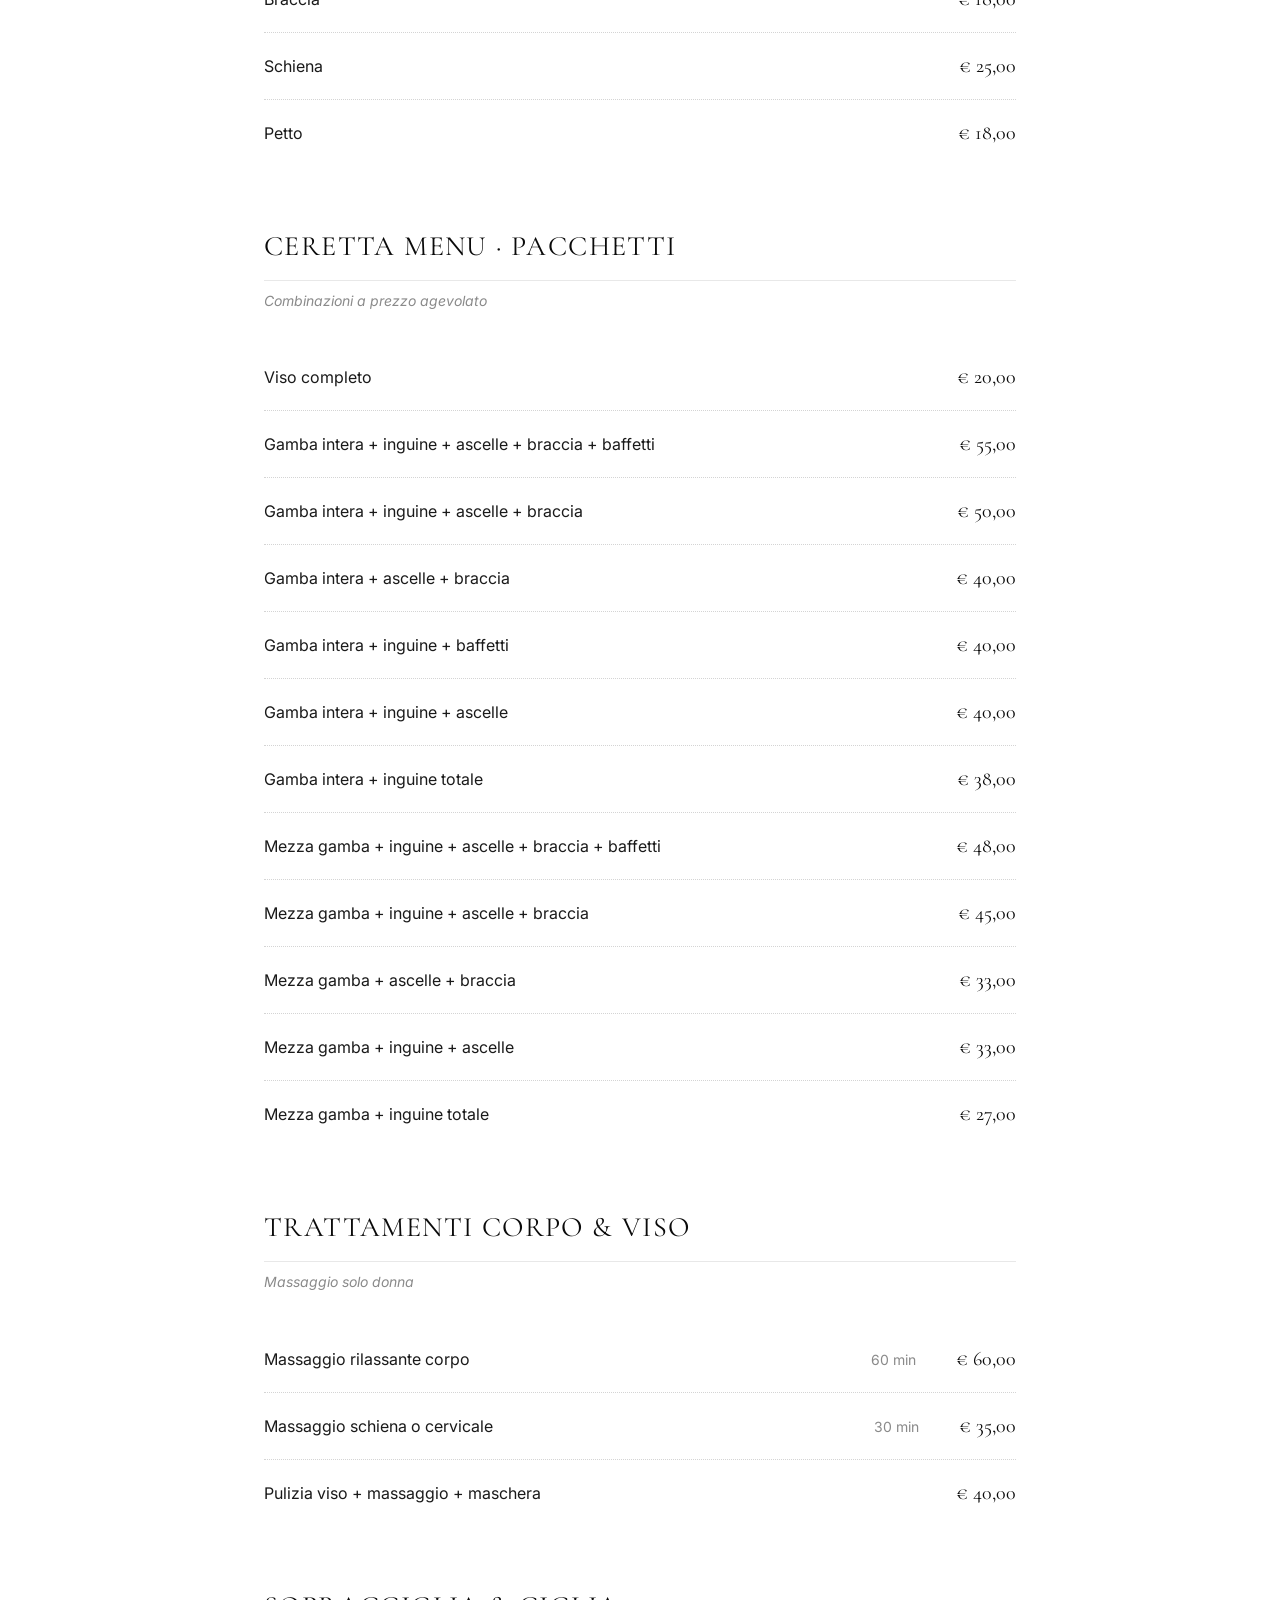
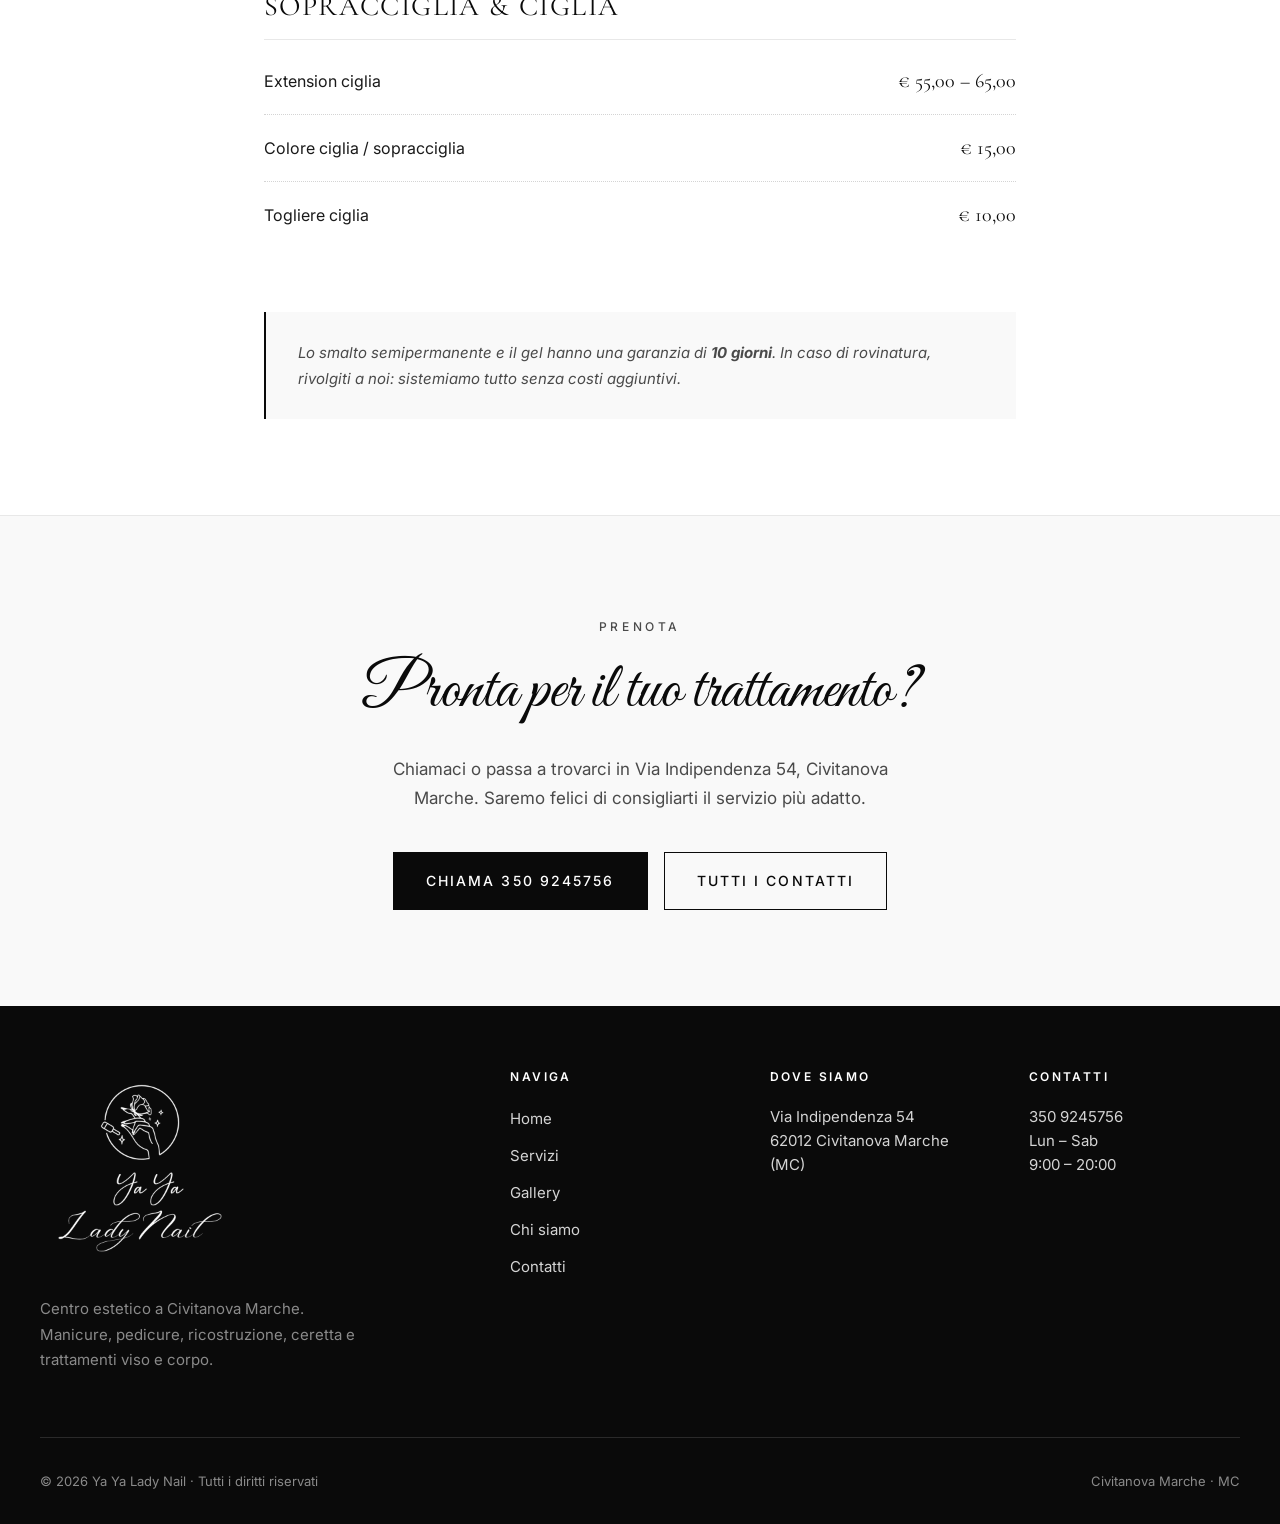
<file: yaya/servizi.html>
<!DOCTYPE html>
<html lang="it">
<head>
<meta charset="UTF-8" />
<meta name="viewport" content="width=device-width, initial-scale=1.0" />
<title>Servizi e Listino Prezzi — YaYa Lady Nail</title>
<meta name="description" content="Listino prezzi YaYa Lady Nail: manicure, pedicure, semipermanente, ricostruzione gel, ceretta donna e uomo, trattamenti viso e corpo, extension ciglia. Civitanova Marche." />
<meta name="theme-color" content="#0a0a0a" />
<link rel="preconnect" href="https://fonts.googleapis.com" />
<link rel="preconnect" href="https://fonts.gstatic.com" crossorigin />
<link href="https://fonts.googleapis.com/css2?family=Cormorant+Garamond:ital,wght@0,400;0,500;0,600;1,400&family=Great+Vibes&family=Inter:wght@400;500;600&display=swap" rel="stylesheet" />
<link rel="stylesheet" href="assets/css/style.css" />
<link rel="icon" type="image/png" href="assets/img/favicon.png" />
<link rel="apple-touch-icon" href="assets/img/apple-touch-icon.png" />
</head>
<body>

<header class="site-header">
  <div class="header-inner">
    <a href="index.html" class="brand" aria-label="Ya Ya Lady Nail">
      <img src="assets/img/logo.png" alt="Ya Ya Lady Nail" class="brand-logo" />
    </a>
    <button class="menu-toggle" aria-label="Apri menu" aria-expanded="false">
      <span></span><span></span><span></span>
    </button>
    <nav class="nav" aria-label="Menu principale">
      <a href="index.html">Home</a>
      <a href="servizi.html" class="active">Servizi</a>
      <a href="gallery.html">Gallery</a>
      <a href="chi-siamo.html">Chi siamo</a>
      <a href="contatti.html">Contatti</a>
      <a href="contatti.html#prenota" class="nav-cta">Prenota</a>
    </nav>
  </div>
</header>

<main>

  <section class="page-header has-bg" style="background-image: linear-gradient(180deg, rgba(10,10,10,0.45), rgba(10,10,10,0.65)), url('assets/img/servizi-01.jpg');">
    <span class="eyebrow">Listino Prezzi</span>
    <h1>I nostri servizi</h1>
    <p>Trattamenti per mani, piedi, corpo e viso. Prezzi chiari, senza sorprese.</p>
  </section>

  <section class="price-list">
    <div class="container-narrow">

      <nav class="listino-nav" aria-label="Indice servizi">
        <a href="#manicure">Manicure</a>
        <a href="#pedicure">Pedicure</a>
        <a href="#semipermanente">Semipermanente</a>
        <a href="#ricostruzione">Ricostruzione</a>
        <a href="#ceretta">Ceretta</a>
        <a href="#trattamenti">Trattamenti</a>
        <a href="#ciglia">Ciglia</a>
      </nav>

      <!-- MANICURE -->
      <div class="price-section reveal" id="manicure">
        <h2>Manicure</h2>
        <div class="price-row">
          <span class="name">Manicure</span>
          <span class="price">€ 10,00</span>
        </div>
        <div class="price-row">
          <span class="name">Manicure + smalto</span>
          <span class="price">€ 15,00</span>
        </div>
        <div class="price-row">
          <span class="name">Cambio smalto naturale o colorato</span>
          <span class="price">€ 8,00</span>
        </div>
      </div>

      <!-- PEDICURE -->
      <div class="price-section reveal" id="pedicure">
        <h2>Pedicure</h2>
        <div class="price-row">
          <span class="name">Pedicure</span>
          <span class="price">€ 20,00</span>
        </div>
        <div class="price-row">
          <span class="name">Pedicure + smalto</span>
          <span class="price">€ 25,00</span>
        </div>
        <div class="price-row">
          <span class="name">Pedicure + massaggio + scrub</span>
          <span class="duration">20 min</span>
          <span class="price">€ 42,00</span>
        </div>
        <div class="price-row">
          <span class="name">Pedicure curativo <small>supplemento</small></span>
          <span class="price">€ 5,00</span>
        </div>
      </div>

      <!-- SEMIPERMANENTE -->
      <div class="price-section reveal" id="semipermanente">
        <h2>Semipermanente</h2>
        <p class="section-note">Mani e piedi · garanzia 10 giorni</p>

        <h3 style="margin-top: 1.5rem; margin-bottom: 1rem; font-family: var(--font-sans); font-size: 0.875rem; letter-spacing: 0.2em; text-transform: uppercase; color: var(--gray-700); font-weight: 500;">Manicure con semipermanente</h3>
        <div class="price-row">
          <span class="name">Cambio smalto semipermanente</span>
          <span class="price">€ 18,00</span>
        </div>
        <div class="price-row">
          <span class="name">Semipermanente rinforzante</span>
          <span class="price">€ 25,00</span>
        </div>
        <div class="price-row">
          <span class="name">Rimozione semipermanente</span>
          <span class="price">€ 5,00</span>
        </div>
        <div class="price-row">
          <span class="name">Rimozione semipermanente + manicure senza smalto</span>
          <span class="price">€ 15,00</span>
        </div>

        <h3 style="margin-top: 2.5rem; margin-bottom: 1rem; font-family: var(--font-sans); font-size: 0.875rem; letter-spacing: 0.2em; text-transform: uppercase; color: var(--gray-700); font-weight: 500;">Pedicure con semipermanente</h3>
        <div class="price-row">
          <span class="name">Semipermanente colorato naturale</span>
          <span class="price">€ 35,00</span>
        </div>
        <div class="price-row">
          <span class="name">Semipermanente french</span>
          <span class="price">€ 40,00</span>
        </div>
        <div class="price-row">
          <span class="name">Semipermanente senza pedicure</span>
          <span class="price">€ 20,00</span>
        </div>
        <div class="price-row">
          <span class="name">Rimozione semipermanente + pedicure</span>
          <span class="price">€ 25,00</span>
        </div>
      </div>

      <!-- RICOSTRUZIONE -->
      <div class="price-section reveal" id="ricostruzione">
        <h2>Ricostruzione gel</h2>
        <div class="price-row">
          <span class="name">Ricostruzione con cartina <small>naturale o colorato</small></span>
          <span class="price">€ 50,00</span>
        </div>
        <div class="price-row">
          <span class="name">Ricostruzione con cartina french</span>
          <span class="price">€ 55,00</span>
        </div>
        <div class="price-row">
          <span class="name">Ritocco <small>naturale o colorato</small></span>
          <span class="price">€ 38,00</span>
        </div>
        <div class="price-row">
          <span class="name">Ritocco french</span>
          <span class="price">€ 43,00</span>
        </div>
        <div class="price-row">
          <span class="name">Rimozione gel</span>
          <span class="price">€ 10,00</span>
        </div>
        <div class="price-row">
          <span class="name">Rimozione gel + manicure</span>
          <span class="price">€ 20,00</span>
        </div>
      </div>

    </div>
  </section>

  <div class="image-banner reveal">
    <img src="assets/img/servizi-02.jpg" alt="Trattamenti Ya Ya Lady Nail" loading="lazy" />
  </div>

  <section class="price-list">
    <div class="container-narrow">

      <!-- CERETTA -->
      <div class="price-section reveal" id="ceretta">
        <h2>Epilazione &middot; Ceretta donna</h2>
        <div class="price-row">
          <span class="name">Mezza gamba</span>
          <span class="price">€ 15,00</span>
        </div>
        <div class="price-row">
          <span class="name">Gamba intera</span>
          <span class="price">€ 25,00</span>
        </div>
        <div class="price-row">
          <span class="name">Ascelle</span>
          <span class="price">€ 8,00</span>
        </div>
        <div class="price-row">
          <span class="name">Braccia</span>
          <span class="price">€ 12,00</span>
        </div>
        <div class="price-row">
          <span class="name">Inguine</span>
          <span class="price">€ 10,00 – 15,00</span>
        </div>
        <div class="price-row">
          <span class="name">Sopracciglia</span>
          <span class="price">€ 5,00</span>
        </div>
        <div class="price-row">
          <span class="name">Baffetti</span>
          <span class="price">€ 5,00</span>
        </div>
        <div class="price-row">
          <span class="name">Schiena</span>
          <span class="price">€ 15,00</span>
        </div>
        <div class="price-row">
          <span class="name">Petto</span>
          <span class="price">€ 10,00</span>
        </div>
        <div class="price-row">
          <span class="name">Glutei</span>
          <span class="price">€ 5,00 – 10,00</span>
        </div>
        <div class="price-row">
          <span class="name">Pancia</span>
          <span class="price">€ 10,00</span>
        </div>
      </div>

      <div class="price-section reveal">
        <h2>Ceretta uomo</h2>
        <div class="price-row">
          <span class="name">Mezza gamba</span>
          <span class="price">€ 20,00</span>
        </div>
        <div class="price-row">
          <span class="name">Gamba intera</span>
          <span class="price">€ 30,00</span>
        </div>
        <div class="price-row">
          <span class="name">Ascelle</span>
          <span class="price">€ 10,00</span>
        </div>
        <div class="price-row">
          <span class="name">Braccia</span>
          <span class="price">€ 18,00</span>
        </div>
        <div class="price-row">
          <span class="name">Schiena</span>
          <span class="price">€ 25,00</span>
        </div>
        <div class="price-row">
          <span class="name">Petto</span>
          <span class="price">€ 18,00</span>
        </div>
      </div>

      <div class="price-section reveal">
        <h2>Ceretta menu &middot; pacchetti</h2>
        <p class="section-note">Combinazioni a prezzo agevolato</p>
        <div class="price-row">
          <span class="name">Viso completo</span>
          <span class="price">€ 20,00</span>
        </div>
        <div class="price-row">
          <span class="name">Gamba intera + inguine + ascelle + braccia + baffetti</span>
          <span class="price">€ 55,00</span>
        </div>
        <div class="price-row">
          <span class="name">Gamba intera + inguine + ascelle + braccia</span>
          <span class="price">€ 50,00</span>
        </div>
        <div class="price-row">
          <span class="name">Gamba intera + ascelle + braccia</span>
          <span class="price">€ 40,00</span>
        </div>
        <div class="price-row">
          <span class="name">Gamba intera + inguine + baffetti</span>
          <span class="price">€ 40,00</span>
        </div>
        <div class="price-row">
          <span class="name">Gamba intera + inguine + ascelle</span>
          <span class="price">€ 40,00</span>
        </div>
        <div class="price-row">
          <span class="name">Gamba intera + inguine totale</span>
          <span class="price">€ 38,00</span>
        </div>
        <div class="price-row">
          <span class="name">Mezza gamba + inguine + ascelle + braccia + baffetti</span>
          <span class="price">€ 48,00</span>
        </div>
        <div class="price-row">
          <span class="name">Mezza gamba + inguine + ascelle + braccia</span>
          <span class="price">€ 45,00</span>
        </div>
        <div class="price-row">
          <span class="name">Mezza gamba + ascelle + braccia</span>
          <span class="price">€ 33,00</span>
        </div>
        <div class="price-row">
          <span class="name">Mezza gamba + inguine + ascelle</span>
          <span class="price">€ 33,00</span>
        </div>
        <div class="price-row">
          <span class="name">Mezza gamba + inguine totale</span>
          <span class="price">€ 27,00</span>
        </div>
      </div>

      <!-- TRATTAMENTI -->
      <div class="price-section reveal" id="trattamenti">
        <h2>Trattamenti corpo &amp; viso</h2>
        <p class="section-note">Massaggio solo donna</p>
        <div class="price-row">
          <span class="name">Massaggio rilassante corpo</span>
          <span class="duration">60 min</span>
          <span class="price">€ 60,00</span>
        </div>
        <div class="price-row">
          <span class="name">Massaggio schiena o cervicale</span>
          <span class="duration">30 min</span>
          <span class="price">€ 35,00</span>
        </div>
        <div class="price-row">
          <span class="name">Pulizia viso + massaggio + maschera</span>
          <span class="price">€ 40,00</span>
        </div>
      </div>

      <!-- CIGLIA -->
      <div class="price-section reveal" id="ciglia">
        <h2>Sopracciglia &amp; ciglia</h2>
        <div class="price-row">
          <span class="name">Extension ciglia</span>
          <span class="price">€ 55,00 – 65,00</span>
        </div>
        <div class="price-row">
          <span class="name">Colore ciglia / sopracciglia</span>
          <span class="price">€ 15,00</span>
        </div>
        <div class="price-row">
          <span class="name">Togliere ciglia</span>
          <span class="price">€ 10,00</span>
        </div>
      </div>

      <div class="disclaimer reveal">
        Lo smalto semipermanente e il gel hanno una garanzia di
        <strong>10 giorni</strong>. In caso di rovinatura, rivolgiti a noi:
        sistemiamo tutto senza costi aggiuntivi.
      </div>

    </div>
  </section>

  <section class="cta-section">
    <div class="container-narrow reveal">
      <span class="eyebrow">Prenota</span>
      <h2>Pronta per il tuo trattamento?</h2>
      <p>Chiamaci o passa a trovarci in Via Indipendenza 54, Civitanova Marche.
      Saremo felici di consigliarti il servizio più adatto.</p>
      <div class="hero-actions">
        <a href="tel:+393509245756" class="btn btn-primary">Chiama 350 9245756</a>
        <a href="contatti.html" class="btn btn-outline">Tutti i contatti</a>
      </div>
    </div>
  </section>

</main>

<footer class="site-footer">
  <div class="footer-grid">
    <div class="footer-brand">
      <a href="index.html" class="brand" aria-label="Ya Ya Lady Nail">
        <img src="assets/img/logo.png" alt="Ya Ya Lady Nail" class="footer-logo" />
      </a>
      <p>Centro estetico a Civitanova Marche.
      Manicure, pedicure, ricostruzione, ceretta e trattamenti viso e corpo.</p>
    </div>
    <div class="footer-col">
      <h4>Naviga</h4>
      <ul>
        <li><a href="index.html">Home</a></li>
        <li><a href="servizi.html">Servizi</a></li>
        <li><a href="gallery.html">Gallery</a></li>
        <li><a href="chi-siamo.html">Chi siamo</a></li>
        <li><a href="contatti.html">Contatti</a></li>
      </ul>
    </div>
    <div class="footer-col">
      <h4>Dove siamo</h4>
      <p>Via Indipendenza 54<br />62012 Civitanova Marche (MC)</p>
    </div>
    <div class="footer-col">
      <h4>Contatti</h4>
      <p>
        <a href="tel:+393509245756">350 9245756</a><br />
        Lun – Sab<br />9:00 – 20:00
      </p>
    </div>
  </div>
  <div class="footer-bottom">
    <span>© <span id="year"></span> Ya Ya Lady Nail · Tutti i diritti riservati</span>
    <span>Civitanova Marche · MC</span>
  </div>
</footer>

<script>document.getElementById("year").textContent = new Date().getFullYear();</script>
<script src="assets/js/main.js"></script>
</body>
</html>
</file>
<file: yaya/assets/css/style.css>
/* ==========================================================================
   YaYa Lady Nail — minimal black & white theme
   ========================================================================== */

:root {
  --black: #0a0a0a;
  --ink: #1a1a1a;
  --gray-900: #2a2a2a;
  --gray-700: #4a4a4a;
  --gray-500: #8a8a8a;
  --gray-300: #d4d4d4;
  --gray-100: #f3f3f3;
  --gray-50: #f9f9f9;
  --white: #ffffff;
  --line: #e8e8e8;

  --font-serif: "Cormorant Garamond", "Times New Roman", serif;
  --font-sans: "Inter", -apple-system, BlinkMacSystemFont, "Segoe UI", sans-serif;
  --font-script: "Great Vibes", "Allura", cursive;

  --container: 1200px;
  --radius: 2px;
  --transition: 0.3s ease;
}

/* Reset */
*, *::before, *::after {
  box-sizing: border-box;
  margin: 0;
  padding: 0;
}

html {
  scroll-behavior: smooth;
  -webkit-text-size-adjust: 100%;
}

body {
  font-family: var(--font-sans);
  font-size: 16px;
  line-height: 1.7;
  color: var(--ink);
  background: var(--white);
  -webkit-font-smoothing: antialiased;
  -moz-osx-font-smoothing: grayscale;
}

img {
  max-width: 100%;
  height: auto;
  display: block;
}

a {
  color: inherit;
  text-decoration: none;
  transition: opacity var(--transition);
}

a:hover {
  opacity: 0.65;
}

button {
  font-family: inherit;
  cursor: pointer;
  border: none;
  background: none;
}

/* Typography */
h1, h2, h3, h4 {
  font-family: var(--font-serif);
  font-weight: 400;
  line-height: 1.2;
  color: var(--black);
  letter-spacing: -0.01em;
}

h1 { font-size: clamp(2.5rem, 5vw, 4.5rem); }
h2 { font-size: clamp(2rem, 3.5vw, 3rem); }
h3 { font-size: clamp(1.5rem, 2.5vw, 2rem); }
h4 { font-size: 1.25rem; }

p { margin-bottom: 1rem; }

.eyebrow {
  font-family: var(--font-sans);
  font-size: 0.75rem;
  font-weight: 500;
  letter-spacing: 0.3em;
  text-transform: uppercase;
  color: var(--gray-700);
  margin-bottom: 1rem;
  display: inline-block;
}

.script {
  font-family: var(--font-script);
  font-weight: 400;
}

/* Layout */
.container {
  max-width: var(--container);
  margin: 0 auto;
  padding: 0 1.5rem;
}

.container-narrow {
  max-width: 800px;
  margin: 0 auto;
  padding: 0 1.5rem;
}

section {
  padding: 6rem 0;
}

@media (max-width: 768px) {
  section { padding: 4rem 0; }
}

/* Header */
.site-header {
  position: sticky;
  top: 0;
  background: rgba(255, 255, 255, 0.97);
  backdrop-filter: blur(10px);
  -webkit-backdrop-filter: blur(10px);
  border-bottom: 1px solid var(--line);
  z-index: 100;
}

.header-inner {
  display: flex;
  align-items: center;
  justify-content: space-between;
  padding: 0.75rem 1.5rem;
  max-width: var(--container);
  margin: 0 auto;
}

.brand {
  display: inline-flex;
  align-items: center;
  line-height: 0;
}

.brand:hover { opacity: 1; }

.brand-logo {
  height: 72px;
  width: auto;
  display: block;
}

@media (max-width: 600px) {
  .brand-logo { height: 56px; }
}

/* Hero photo (sostituisce il vecchio hero-logo / h1 testuale) */
.hero-photo {
  margin: 0 auto 2rem;
  width: clamp(280px, 70vw, 760px);
  aspect-ratio: 3 / 2;
  overflow: hidden;
  background: var(--gray-100);
}

.hero-photo img {
  width: 100%;
  height: 100%;
  object-fit: cover;
  display: block;
}

/* Footer logo (versione bianca) */
.footer-logo {
  width: clamp(140px, 20vw, 200px);
  height: auto;
  display: block;
  filter: brightness(0) invert(1);
}

.nav {
  display: flex;
  align-items: center;
  gap: 2.5rem;
}

.nav a {
  font-size: 0.875rem;
  font-weight: 500;
  letter-spacing: 0.05em;
  color: var(--ink);
  position: relative;
}

.nav a.active::after {
  content: "";
  position: absolute;
  bottom: -6px;
  left: 0;
  right: 0;
  height: 1px;
  background: var(--black);
}

.nav-cta {
  padding: 0.625rem 1.25rem;
  border: 1px solid var(--black);
  font-size: 0.8125rem;
  letter-spacing: 0.1em;
  text-transform: uppercase;
  transition: all var(--transition);
}

.nav-cta:hover {
  background: var(--black);
  color: var(--white);
  opacity: 1;
}

.menu-toggle {
  display: none;
  width: 28px;
  height: 28px;
  flex-direction: column;
  justify-content: center;
  gap: 5px;
}

.menu-toggle span {
  display: block;
  width: 100%;
  height: 1px;
  background: var(--black);
  transition: transform var(--transition), opacity var(--transition);
}

.menu-toggle.open span:nth-child(1) {
  transform: translateY(6px) rotate(45deg);
}

.menu-toggle.open span:nth-child(2) {
  opacity: 0;
}

.menu-toggle.open span:nth-child(3) {
  transform: translateY(-6px) rotate(-45deg);
}

@media (max-width: 900px) {
  .menu-toggle { display: flex; }

  .nav {
    position: absolute;
    top: 100%;
    left: 0;
    right: 0;
    background: var(--white);
    border-bottom: 1px solid var(--line);
    flex-direction: column;
    align-items: flex-start;
    gap: 1.25rem;
    padding: 2rem 1.5rem;
    transform: translateY(-10px);
    opacity: 0;
    pointer-events: none;
    transition: opacity var(--transition), transform var(--transition);
  }

  .nav.open {
    opacity: 1;
    transform: translateY(0);
    pointer-events: auto;
  }

  .nav a { font-size: 1.125rem; }
  .nav-cta { width: 100%; text-align: center; }
}

/* Buttons */
.btn {
  display: inline-block;
  padding: 1rem 2rem;
  font-size: 0.875rem;
  font-weight: 500;
  letter-spacing: 0.15em;
  text-transform: uppercase;
  text-align: center;
  transition: all var(--transition);
  cursor: pointer;
  border: 1px solid transparent;
}

.btn-primary {
  background: var(--black);
  color: var(--white);
  border-color: var(--black);
}

.btn-primary:hover {
  background: transparent;
  color: var(--black);
  opacity: 1;
}

.btn-outline {
  background: transparent;
  color: var(--black);
  border-color: var(--black);
}

.btn-outline:hover {
  background: var(--black);
  color: var(--white);
  opacity: 1;
}

/* Hero */
.hero {
  min-height: calc(100vh - 80px);
  display: flex;
  align-items: center;
  text-align: center;
  padding: 6rem 1.5rem;
  background:
    radial-gradient(ellipse at top, var(--gray-50), transparent 60%),
    var(--white);
  position: relative;
  overflow: hidden;
}

.hero-content {
  max-width: 760px;
  margin: 0 auto;
  position: relative;
  z-index: 2;
}

.hero h1 {
  font-family: var(--font-script);
  font-size: clamp(3.5rem, 9vw, 7rem);
  line-height: 1;
  margin-bottom: 1rem;
}

.hero .subtitle {
  font-family: var(--font-serif);
  font-size: clamp(1.25rem, 2vw, 1.75rem);
  font-style: italic;
  color: var(--gray-700);
  margin-bottom: 2.5rem;
}

.hero .lead {
  font-size: 1.0625rem;
  color: var(--gray-700);
  max-width: 540px;
  margin: 0 auto 3rem;
}

.hero-actions {
  display: flex;
  gap: 1rem;
  justify-content: center;
  flex-wrap: wrap;
}

.hero-divider {
  width: 60px;
  height: 1px;
  background: var(--gray-300);
  margin: 2rem auto;
}

/* Page header (interior pages) */
.page-header {
  padding: 6rem 1.5rem 3rem;
  text-align: center;
  background: var(--gray-50);
  border-bottom: 1px solid var(--line);
}

.page-header h1 {
  font-family: var(--font-serif);
  font-size: clamp(2.5rem, 5vw, 4rem);
  margin-bottom: 0.75rem;
}

.page-header p {
  color: var(--gray-700);
  max-width: 600px;
  margin: 0 auto;
  font-size: 1.0625rem;
}

/* Section header */
.section-header {
  text-align: center;
  margin-bottom: 4rem;
}

.section-header h2 {
  margin-bottom: 1rem;
}

.section-header p {
  color: var(--gray-700);
  max-width: 600px;
  margin: 0 auto;
}

/* Intro section */
.intro {
  background: var(--white);
}

.intro-grid {
  display: grid;
  grid-template-columns: 1fr 1fr;
  gap: 5rem;
  align-items: center;
}

@media (max-width: 900px) {
  .intro-grid { grid-template-columns: 1fr; gap: 3rem; }
}

.intro-image {
  aspect-ratio: 3 / 2;
  background: var(--gray-100);
  border: 1px solid var(--line);
  position: relative;
  display: flex;
  align-items: center;
  justify-content: center;
  overflow: hidden;
}

.intro-image img {
  width: 100%;
  height: 100%;
  object-fit: cover;
  display: block;
}

.intro-image .placeholder {
  font-family: var(--font-script);
  font-size: 4rem;
  color: var(--gray-300);
}

/* Banner / Wide image bands */
.image-banner {
  width: 100%;
  aspect-ratio: 16 / 8;
  overflow: hidden;
  background: var(--gray-100);
}

.image-banner img {
  width: 100%;
  height: 100%;
  object-fit: cover;
  display: block;
}

@media (max-width: 700px) {
  .image-banner { aspect-ratio: 4 / 3; }
}

/* Page-header with background image */
.page-header.has-bg {
  position: relative;
  color: var(--white);
  border-bottom: none;
  padding: 8rem 1.5rem 6rem;
  background-color: var(--ink);
  background-blend-mode: multiply;
  background-size: cover;
  background-position: center;
  background-image: linear-gradient(180deg, rgba(10,10,10,0.45), rgba(10,10,10,0.65));
}

.page-header.has-bg h1 { color: var(--white); }
.page-header.has-bg p { color: var(--gray-300); }
.page-header.has-bg .eyebrow { color: var(--gray-300); }

/* About: portrait + text grid */
.about-image-grid {
  display: grid;
  grid-template-columns: 1fr 1fr;
  gap: 4rem;
  align-items: center;
  margin-bottom: 4rem;
}

@media (max-width: 900px) {
  .about-image-grid { grid-template-columns: 1fr; gap: 2.5rem; }
}

.about-image {
  aspect-ratio: 3 / 2;
  overflow: hidden;
  background: var(--gray-100);
}

.about-image img {
  width: 100%;
  height: 100%;
  object-fit: cover;
  display: block;
}

.intro-text h2 {
  margin-bottom: 1.5rem;
}

.intro-text p {
  color: var(--gray-700);
  font-size: 1.0625rem;
  margin-bottom: 1.25rem;
}

/* Services preview cards */
.services {
  background: var(--gray-50);
  border-top: 1px solid var(--line);
  border-bottom: 1px solid var(--line);
}

.services-grid {
  display: grid;
  grid-template-columns: repeat(auto-fit, minmax(240px, 1fr));
  gap: 1.5rem;
}

.service-card {
  background: var(--white);
  border: 1px solid var(--line);
  padding: 2.5rem 2rem;
  text-align: center;
  transition: transform var(--transition), border-color var(--transition);
}

.service-card:hover {
  transform: translateY(-4px);
  border-color: var(--gray-700);
}

.service-card .icon {
  width: 48px;
  height: 48px;
  margin: 0 auto 1.5rem;
  display: flex;
  align-items: center;
  justify-content: center;
}

.service-card .icon svg {
  width: 100%;
  height: 100%;
  stroke: var(--black);
  fill: none;
  stroke-width: 1.25;
}

.service-card h3 {
  font-size: 1.375rem;
  margin-bottom: 0.75rem;
}

.service-card p {
  color: var(--gray-700);
  font-size: 0.9375rem;
  margin-bottom: 1.5rem;
}

.service-card .link {
  font-size: 0.75rem;
  letter-spacing: 0.2em;
  text-transform: uppercase;
  color: var(--black);
  font-weight: 500;
  border-bottom: 1px solid var(--black);
  padding-bottom: 2px;
}

/* Listino servizi (price list) */
.price-list {
  background: var(--white);
}

.price-section {
  margin-bottom: 4rem;
}

.price-section:last-child {
  margin-bottom: 0;
}

.price-section h2 {
  font-size: 1.75rem;
  letter-spacing: 0.05em;
  text-transform: uppercase;
  font-weight: 400;
  margin-bottom: 0.5rem;
  padding-bottom: 1rem;
  border-bottom: 1px solid var(--line);
}

.price-section .section-note {
  color: var(--gray-500);
  font-size: 0.875rem;
  font-style: italic;
  margin-bottom: 2rem;
}

.price-row {
  display: flex;
  justify-content: space-between;
  align-items: baseline;
  padding: 1rem 0;
  border-bottom: 1px dotted var(--gray-300);
  gap: 1rem;
}

.price-row:last-child {
  border-bottom: none;
}

.price-row .name {
  flex: 1;
  font-size: 1rem;
  color: var(--ink);
}

.price-row .name small {
  display: block;
  color: var(--gray-500);
  font-size: 0.8125rem;
  margin-top: 0.125rem;
}

.price-row .duration {
  color: var(--gray-500);
  font-size: 0.875rem;
  white-space: nowrap;
  margin: 0 1.5rem;
}

.price-row .price {
  font-family: var(--font-serif);
  font-size: 1.25rem;
  color: var(--black);
  white-space: nowrap;
}

@media (max-width: 600px) {
  .price-row {
    flex-wrap: wrap;
  }
  .price-row .duration {
    margin: 0;
    width: 100%;
    order: 3;
  }
}

.disclaimer {
  margin-top: 3rem;
  padding: 1.75rem 2rem;
  background: var(--gray-50);
  border-left: 2px solid var(--black);
  color: var(--gray-700);
  font-style: italic;
  font-size: 0.9375rem;
}

/* Listino navigation pills */
.listino-nav {
  display: flex;
  flex-wrap: wrap;
  justify-content: center;
  gap: 0.5rem;
  margin-bottom: 4rem;
  padding-bottom: 2rem;
  border-bottom: 1px solid var(--line);
}

.listino-nav a {
  padding: 0.5rem 1rem;
  font-size: 0.8125rem;
  letter-spacing: 0.1em;
  text-transform: uppercase;
  border: 1px solid var(--line);
  transition: all var(--transition);
}

.listino-nav a:hover {
  background: var(--black);
  color: var(--white);
  border-color: var(--black);
  opacity: 1;
}

/* Quote / values */
.quote {
  background: var(--black);
  color: var(--white);
  text-align: center;
  padding: 6rem 1.5rem;
}

.quote blockquote {
  font-family: var(--font-serif);
  font-style: italic;
  font-size: clamp(1.5rem, 3vw, 2.25rem);
  line-height: 1.4;
  max-width: 800px;
  margin: 0 auto 2rem;
}

.quote cite {
  font-family: var(--font-script);
  font-size: 1.5rem;
  font-style: normal;
  color: var(--gray-300);
}

/* Contact section */
.contact-grid {
  display: grid;
  grid-template-columns: 1fr 1fr;
  gap: 4rem;
}

@media (max-width: 900px) {
  .contact-grid { grid-template-columns: 1fr; gap: 3rem; }
}

.contact-info h3 {
  font-size: 1.375rem;
  margin-bottom: 0.5rem;
  margin-top: 2rem;
}

.contact-info h3:first-child { margin-top: 0; }

.contact-info p,
.contact-info a {
  color: var(--gray-700);
  font-size: 1.0625rem;
  line-height: 1.7;
}

.contact-info a {
  border-bottom: 1px solid var(--gray-300);
  transition: border-color var(--transition);
}

.contact-info a:hover {
  border-color: var(--black);
  opacity: 1;
}

.hours-list {
  list-style: none;
}

.hours-list li {
  display: flex;
  justify-content: space-between;
  padding: 0.5rem 0;
  border-bottom: 1px dotted var(--gray-300);
  color: var(--gray-700);
}

.hours-list li.closed {
  color: var(--gray-500);
}

.hours-list li:last-child { border-bottom: none; }

.map-embed {
  width: 100%;
  height: 100%;
  min-height: 420px;
  border: 1px solid var(--line);
  filter: grayscale(100%) contrast(1.05);
  transition: filter var(--transition);
}

.map-embed:hover {
  filter: grayscale(0%) contrast(1);
}

.contact-cta-box {
  background: var(--gray-50);
  border: 1px solid var(--line);
  padding: 2.5rem;
  text-align: center;
  margin-top: 3rem;
}

.contact-cta-box h3 {
  margin-bottom: 1rem;
}

.contact-cta-box p {
  color: var(--gray-700);
  margin-bottom: 1.5rem;
}

.contact-cta-box .btn-row {
  display: flex;
  gap: 1rem;
  justify-content: center;
  flex-wrap: wrap;
}

/* About */
.about-content {
  max-width: 760px;
  margin: 0 auto;
}

.about-content p {
  color: var(--gray-700);
  font-size: 1.0625rem;
  margin-bottom: 1.5rem;
}

.about-content p.lead {
  font-family: var(--font-serif);
  font-style: italic;
  font-size: 1.5rem;
  line-height: 1.5;
  color: var(--ink);
  margin: 2.5rem 0;
  padding: 0 1.5rem;
  border-left: 2px solid var(--black);
}

.values-grid {
  display: grid;
  grid-template-columns: repeat(auto-fit, minmax(220px, 1fr));
  gap: 2rem;
  margin-top: 4rem;
  padding-top: 4rem;
  border-top: 1px solid var(--line);
}

.value-item {
  text-align: center;
}

.value-item .num {
  font-family: var(--font-script);
  font-size: 3rem;
  color: var(--gray-300);
  line-height: 1;
  margin-bottom: 0.5rem;
}

.value-item h4 {
  margin-bottom: 0.5rem;
  letter-spacing: 0.05em;
  text-transform: uppercase;
  font-size: 1rem;
  font-family: var(--font-sans);
  font-weight: 500;
}

.value-item p {
  color: var(--gray-700);
  font-size: 0.9375rem;
}

/* CTA section */
.cta-section {
  background: var(--gray-50);
  text-align: center;
  border-top: 1px solid var(--line);
}

.cta-section h2 {
  font-family: var(--font-script);
  font-size: clamp(2.5rem, 5vw, 4rem);
  margin-bottom: 1.5rem;
}

.cta-section p {
  color: var(--gray-700);
  max-width: 540px;
  margin: 0 auto 2.5rem;
  font-size: 1.0625rem;
}

/* Footer */
.site-footer {
  background: var(--black);
  color: var(--gray-300);
  padding: 4rem 1.5rem 2rem;
}

.footer-grid {
  max-width: var(--container);
  margin: 0 auto;
  display: grid;
  grid-template-columns: 2fr 1fr 1fr 1fr;
  gap: 3rem;
  padding-bottom: 3rem;
  border-bottom: 1px solid var(--gray-900);
}

@media (max-width: 800px) {
  .footer-grid {
    grid-template-columns: 1fr 1fr;
    gap: 2.5rem;
  }
}

@media (max-width: 500px) {
  .footer-grid { grid-template-columns: 1fr; }
}

.footer-brand .brand {
  color: var(--white);
  font-size: 2rem;
}

.footer-brand p {
  color: var(--gray-500);
  font-size: 0.9375rem;
  margin-top: 1rem;
  max-width: 320px;
}

.footer-col h4 {
  color: var(--white);
  font-family: var(--font-sans);
  font-size: 0.75rem;
  letter-spacing: 0.2em;
  text-transform: uppercase;
  font-weight: 600;
  margin-bottom: 1.25rem;
}

.footer-col ul {
  list-style: none;
}

.footer-col li {
  margin-bottom: 0.625rem;
}

.footer-col a,
.footer-col p {
  color: var(--gray-300);
  font-size: 0.9375rem;
  line-height: 1.6;
}

.footer-col a:hover {
  color: var(--white);
  opacity: 1;
}

.footer-bottom {
  max-width: var(--container);
  margin: 2rem auto 0;
  display: flex;
  justify-content: space-between;
  align-items: center;
  flex-wrap: wrap;
  gap: 1rem;
  font-size: 0.8125rem;
  color: var(--gray-500);
}

/* Gallery */
.gallery-section { padding: 4rem 0 6rem; }

.gallery-grid {
  display: grid;
  grid-template-columns: repeat(3, 1fr);
  gap: 1rem;
}

@media (max-width: 900px) {
  .gallery-grid { grid-template-columns: repeat(2, 1fr); }
}

@media (max-width: 520px) {
  .gallery-grid { grid-template-columns: 1fr; gap: 0.75rem; }
}

.gallery-item {
  position: relative;
  display: block;
  aspect-ratio: 3 / 4;
  overflow: hidden;
  background: var(--gray-100);
  border: 1px solid var(--line);
}

.gallery-item.is-hidden { display: none; }

.gallery-item img {
  width: 100%;
  height: 100%;
  object-fit: cover;
  transition: transform 0.6s ease, opacity var(--transition);
}

.gallery-item:hover img {
  transform: scale(1.04);
  opacity: 0.92;
}

.gallery-item:hover { opacity: 1; }

.gallery-item::after {
  content: "";
  position: absolute;
  inset: 0;
  background: linear-gradient(180deg, transparent 60%, rgba(0,0,0,0.45));
  opacity: 0;
  transition: opacity var(--transition);
  pointer-events: none;
}

.gallery-item:hover::after { opacity: 1; }

/* Fallback (mostrato quando l'immagine non esiste) */
.gi-fallback {
  position: absolute;
  inset: 0;
  display: none;
  flex-direction: column;
  align-items: center;
  justify-content: center;
  gap: 0.5rem;
  background:
    repeating-linear-gradient(45deg, var(--gray-50) 0 12px, var(--gray-100) 12px 24px);
  color: var(--gray-500);
  font-size: 0.75rem;
  letter-spacing: 0.15em;
  text-transform: uppercase;
  text-align: center;
  padding: 1rem;
}

.gi-fallback em {
  font-family: var(--font-script);
  font-style: normal;
  font-size: 1.75rem;
  letter-spacing: 0;
  color: var(--gray-700);
  text-transform: none;
}

.gi-fallback span {
  font-family: monospace;
  font-size: 0.6875rem;
  letter-spacing: 0.05em;
  color: var(--gray-500);
  text-transform: none;
}

.gallery-item.img-missing img { display: none; }
.gallery-item.img-missing .gi-fallback { display: flex; }

.gallery-empty {
  text-align: center;
  color: var(--gray-500);
  font-style: italic;
  padding: 3rem 0;
}

/* Lightbox */
.lightbox {
  position: fixed;
  inset: 0;
  background: rgba(10, 10, 10, 0.94);
  z-index: 1000;
  display: flex;
  align-items: center;
  justify-content: center;
  padding: 2rem;
  opacity: 0;
  transition: opacity 0.25s ease;
}

.lightbox[hidden] { display: none; }

.lightbox.open { opacity: 1; }

.lb-figure {
  max-width: min(1100px, 95vw);
  max-height: 88vh;
  display: flex;
  flex-direction: column;
  align-items: center;
  gap: 1rem;
}

.lb-figure img {
  max-width: 100%;
  max-height: 80vh;
  width: auto;
  height: auto;
  object-fit: contain;
  background: var(--ink);
}

.lb-figure figcaption {
  color: var(--gray-300);
  font-family: var(--font-serif);
  font-size: 1.125rem;
  font-style: italic;
  text-align: center;
}

.lb-close,
.lb-nav {
  position: absolute;
  background: rgba(255, 255, 255, 0.08);
  color: var(--white);
  border: 1px solid rgba(255, 255, 255, 0.18);
  font-family: var(--font-serif);
  line-height: 1;
  transition: background var(--transition);
}

.lb-close:hover,
.lb-nav:hover {
  background: rgba(255, 255, 255, 0.18);
}

.lb-close {
  top: 1.25rem;
  right: 1.25rem;
  width: 44px;
  height: 44px;
  font-size: 1.75rem;
  border-radius: 50%;
}

.lb-nav {
  top: 50%;
  transform: translateY(-50%);
  width: 52px;
  height: 52px;
  font-size: 2.25rem;
  border-radius: 50%;
}

.lb-prev { left: 1.5rem; }
.lb-next { right: 1.5rem; }

@media (max-width: 600px) {
  .lb-nav { width: 40px; height: 40px; font-size: 1.75rem; }
  .lb-prev { left: 0.75rem; }
  .lb-next { right: 0.75rem; }
  .lb-close { top: 0.75rem; right: 0.75rem; width: 38px; height: 38px; font-size: 1.5rem; }
}

/* Reveal animation */
.reveal {
  opacity: 0;
  transform: translateY(20px);
  transition: opacity 0.8s ease, transform 0.8s ease;
}

.reveal.visible {
  opacity: 1;
  transform: translateY(0);
}

@media (prefers-reduced-motion: reduce) {
  *, *::before, *::after {
    animation-duration: 0.01ms !important;
    transition-duration: 0.01ms !important;
  }
  .reveal { opacity: 1; transform: none; }
}
</file>
